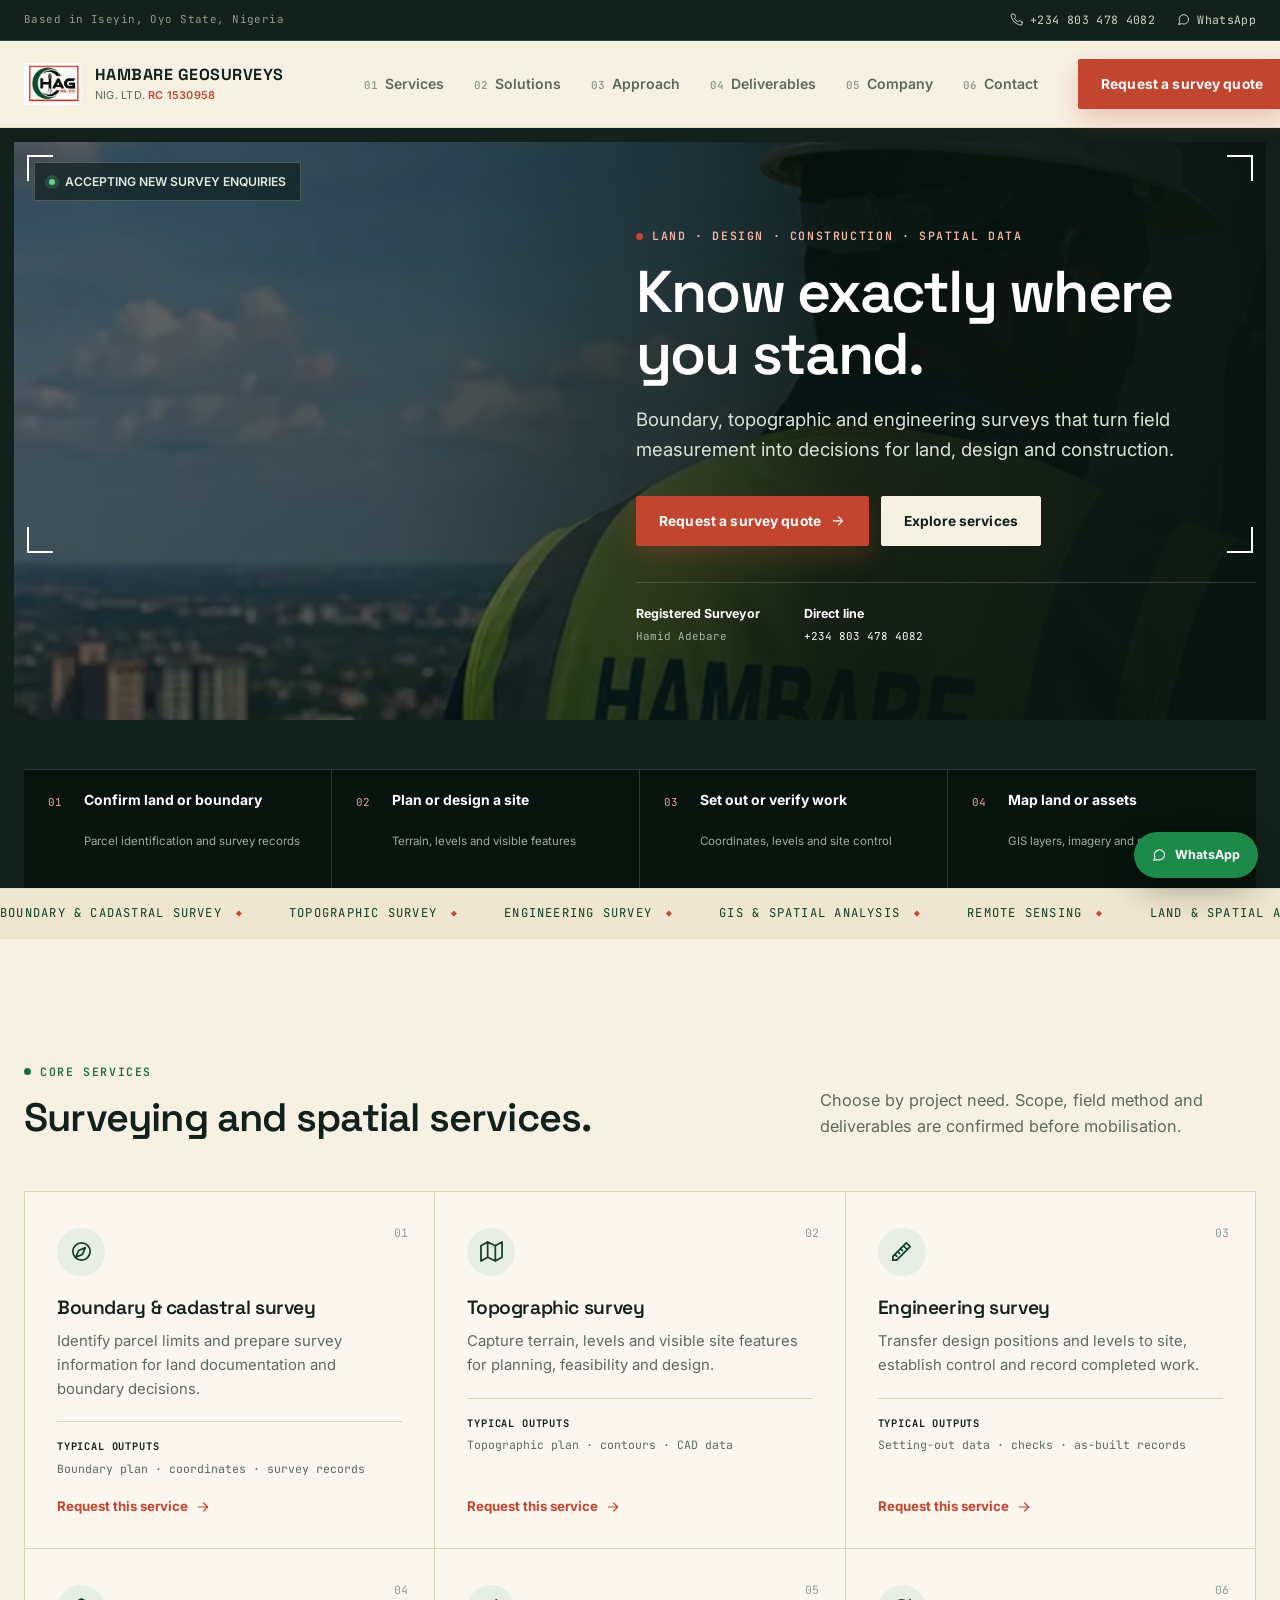
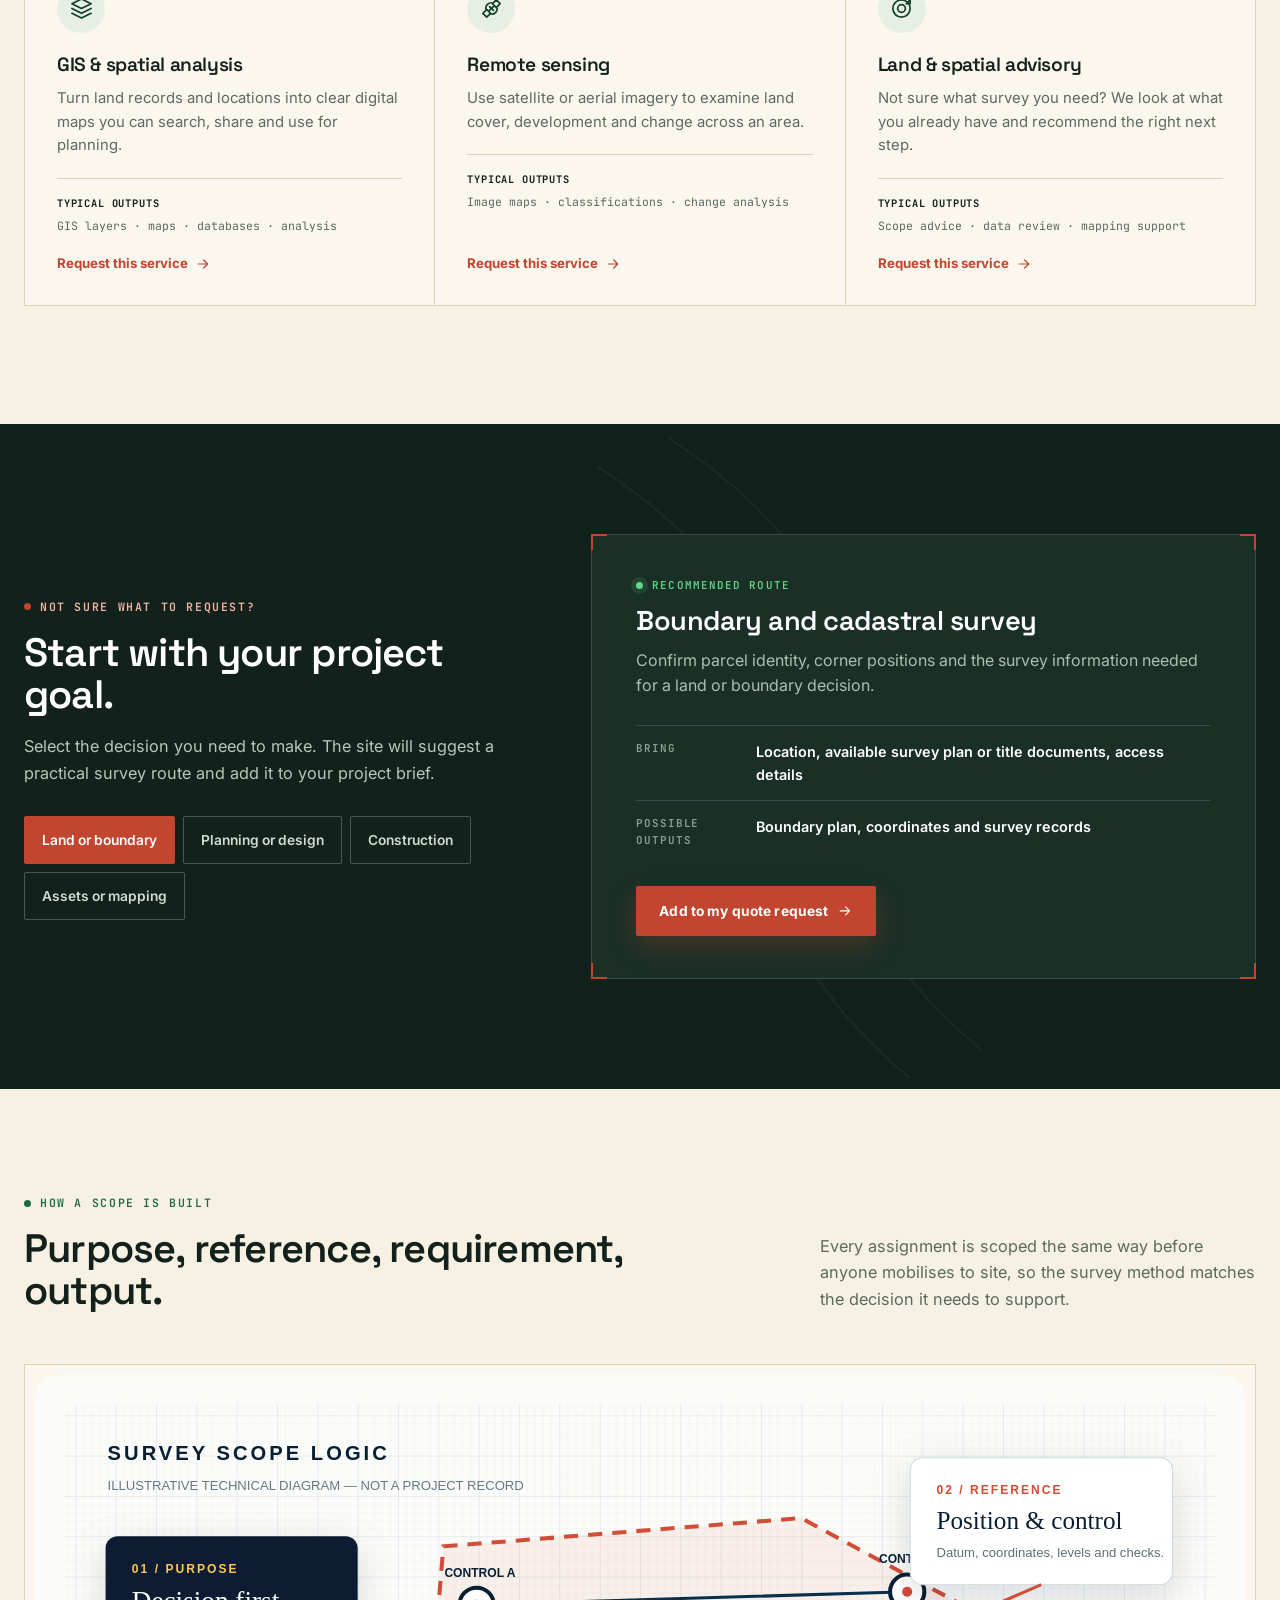
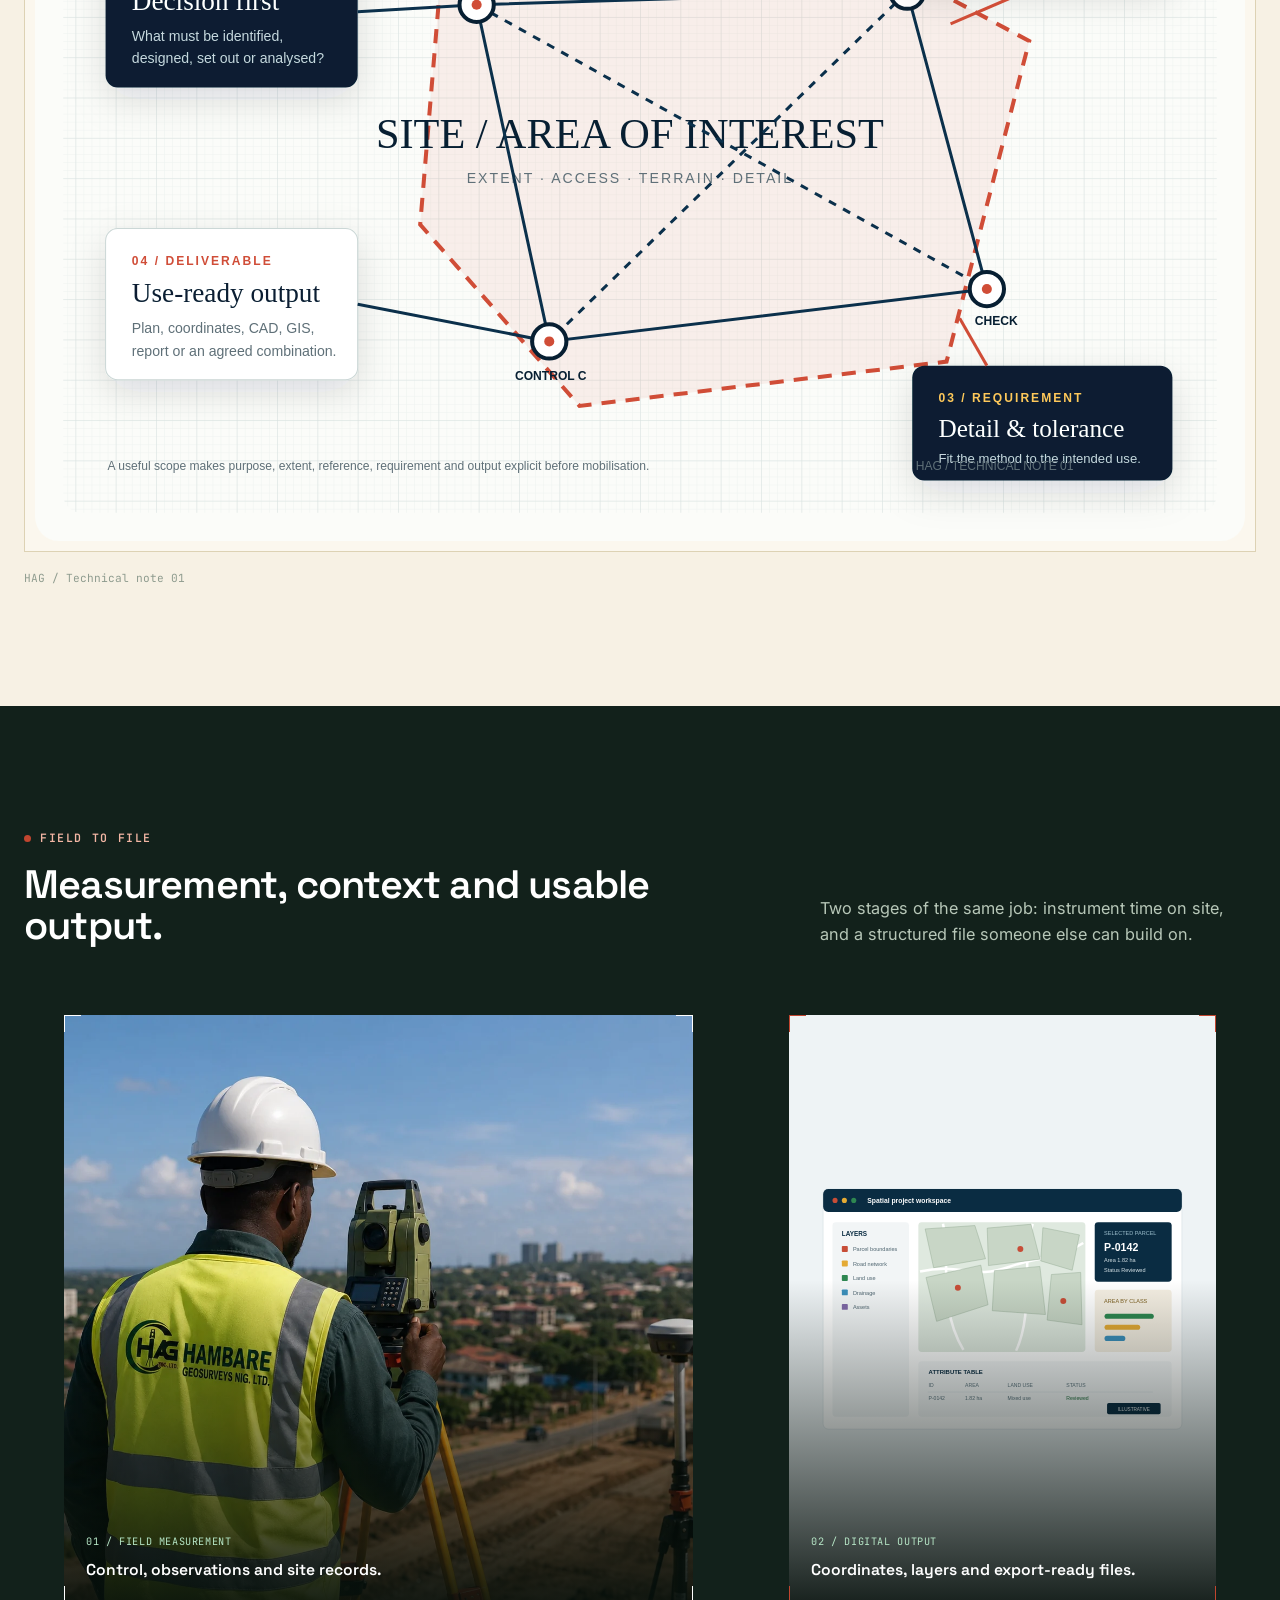
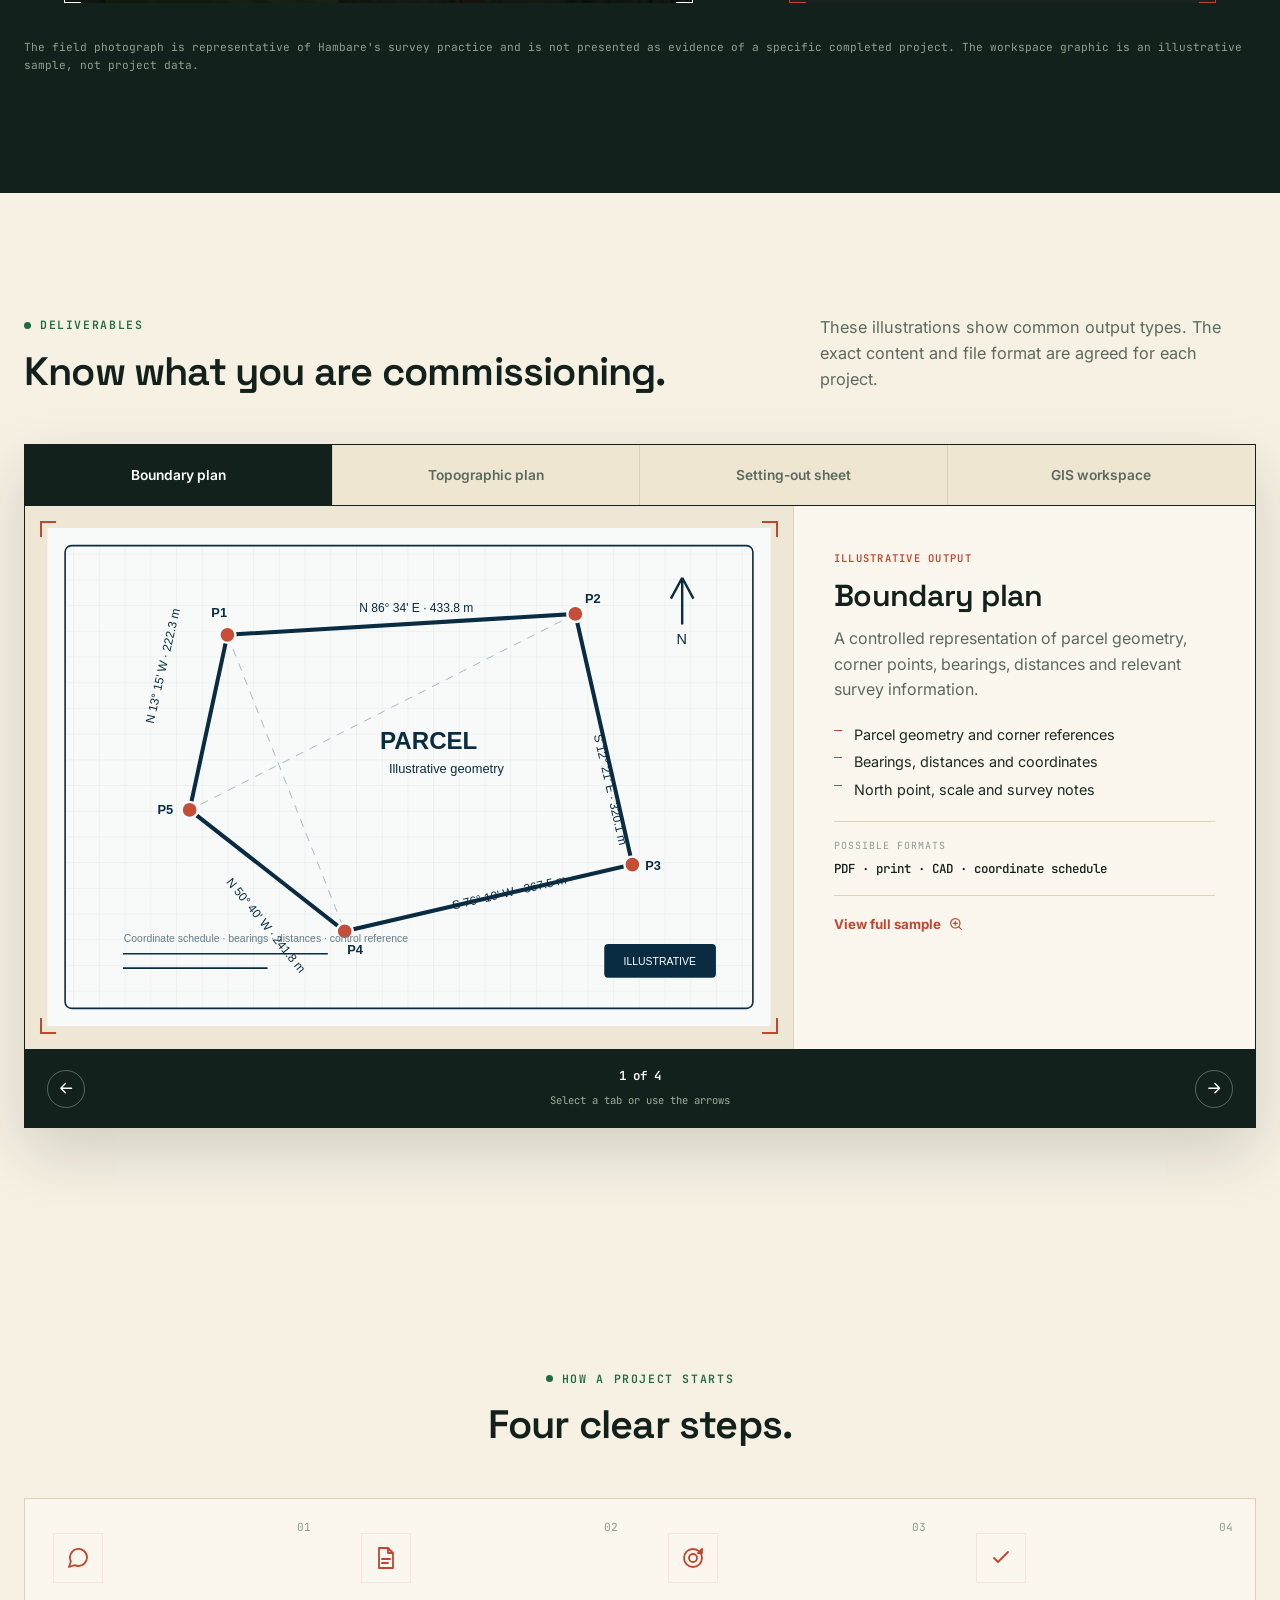
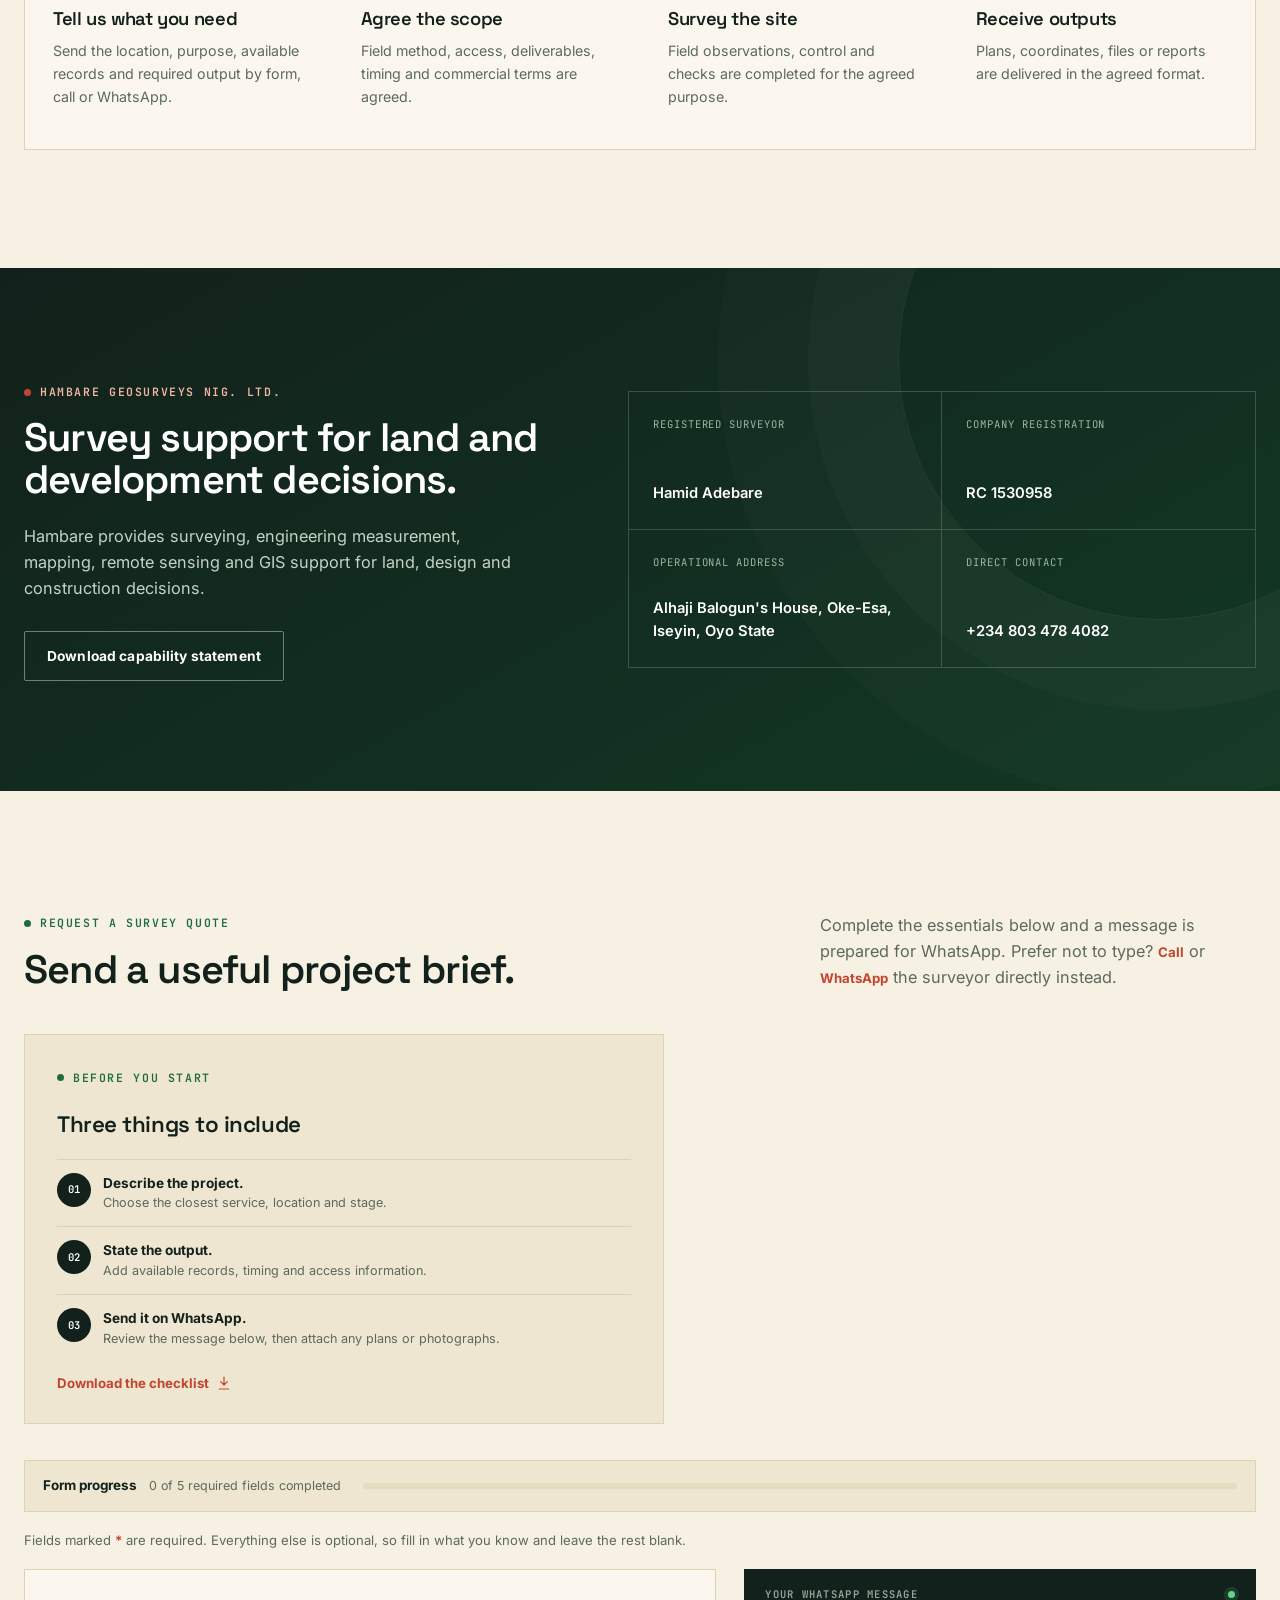
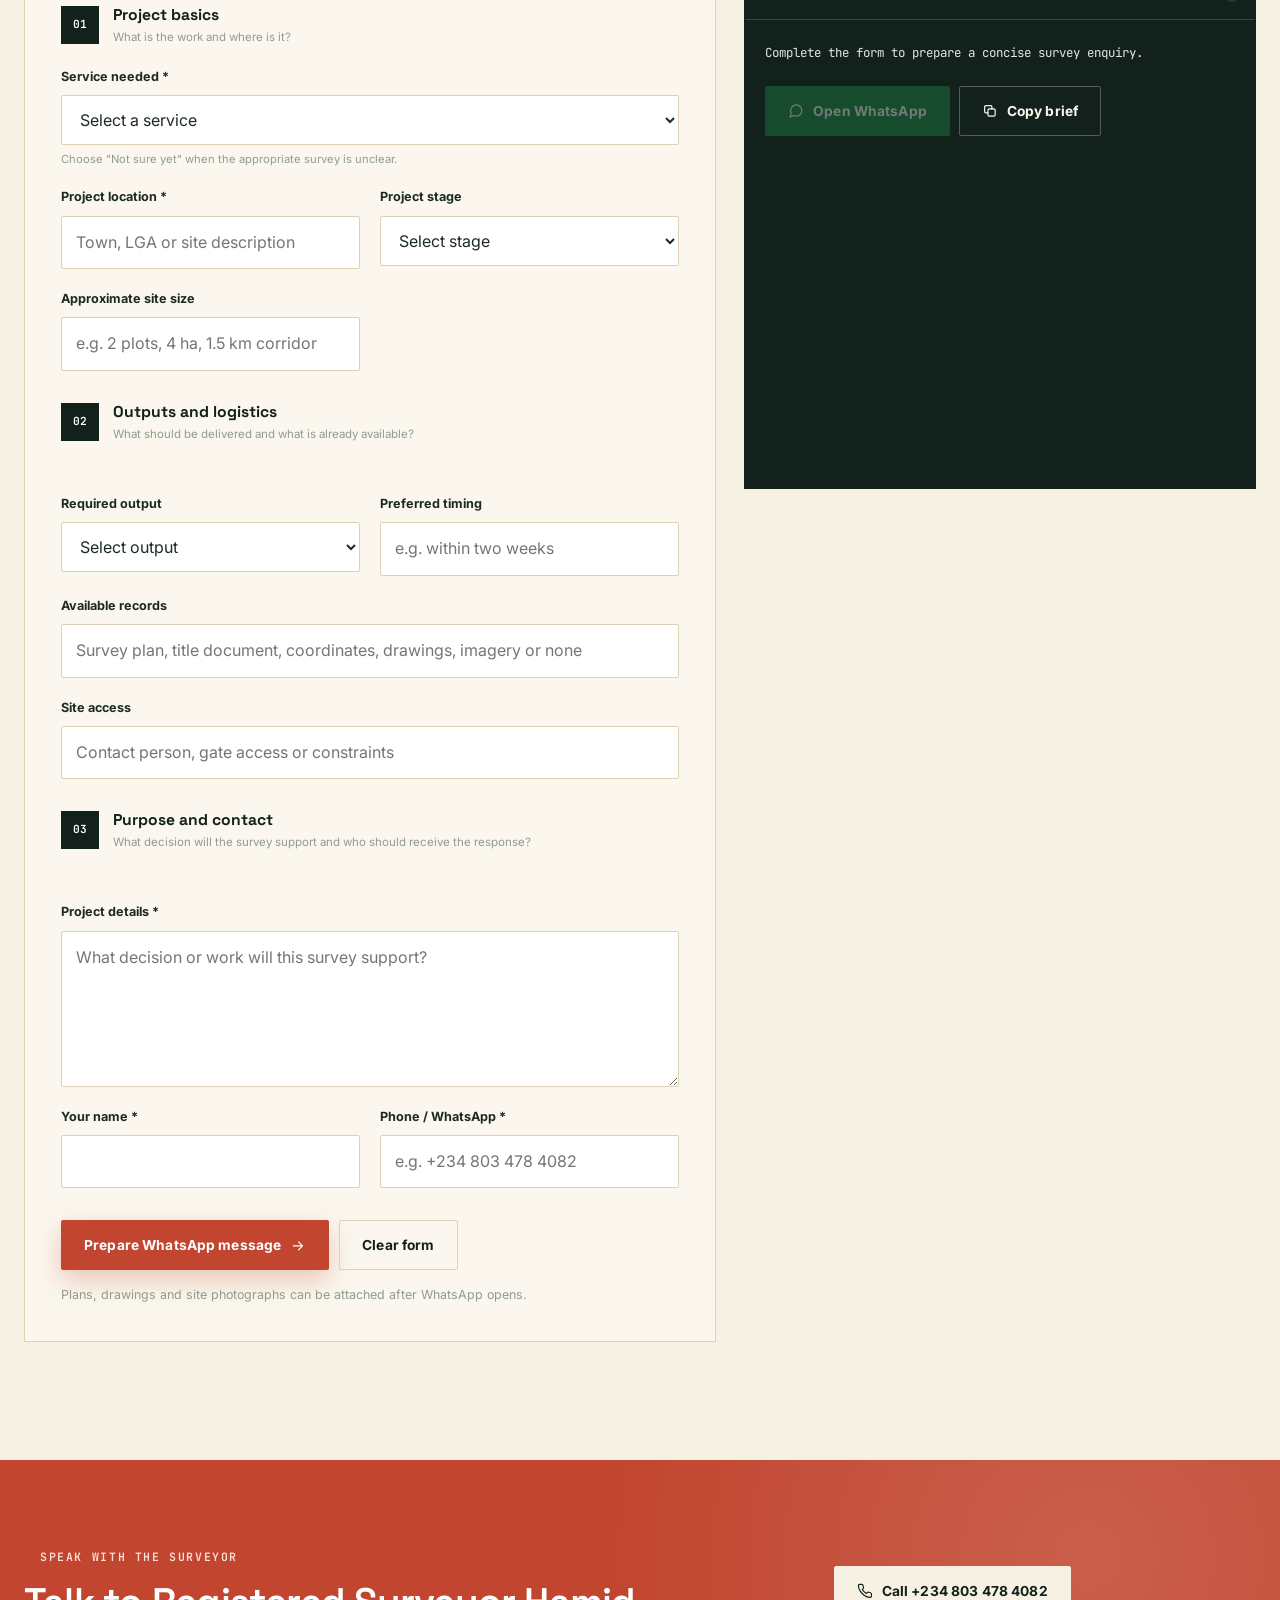
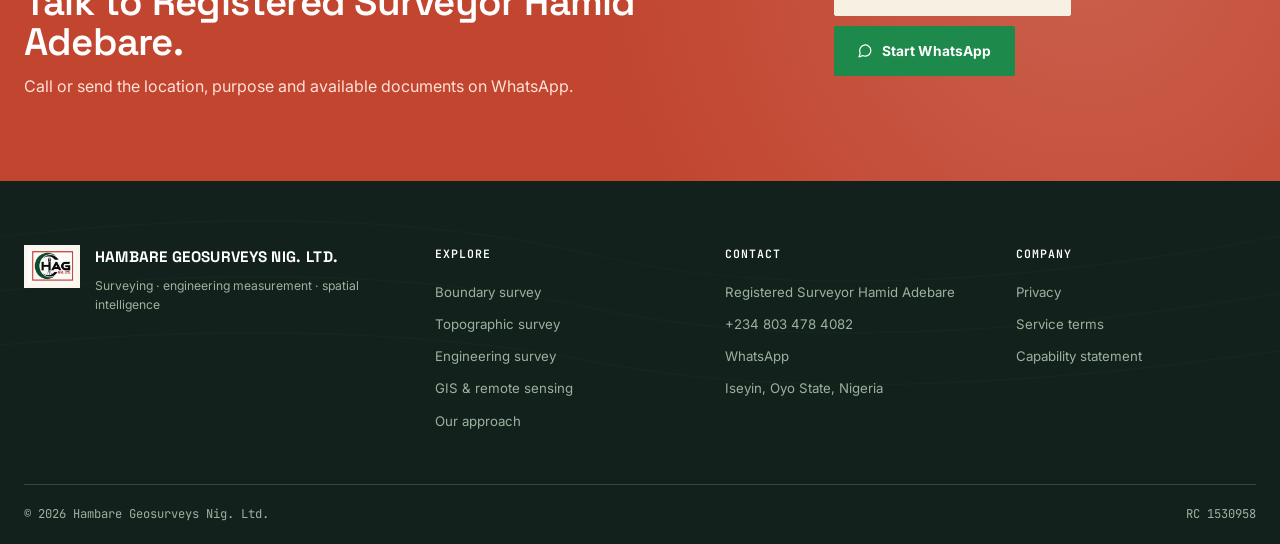
<file: index.html>
<!DOCTYPE html>
<html lang="en">
<head>
<meta charset="utf-8"/>
<meta content="width=device-width, initial-scale=1" name="viewport"/>
<title>Hambare Geosurveys Nig. Ltd. | Land, Engineering Survey &amp; GIS</title>
<meta content="Hambare provides boundary, topographic and engineering surveys, GIS, remote sensing and spatial advisory with Registered Surveyor Hamid Adebare." name="description"/>
<meta content="#12211b" name="theme-color"/>
<meta content="website" property="og:type"/>
<meta content="https://hambare.com.ng/" property="og:url"/>
<meta content="Hambare Geosurveys Nig. Ltd." property="og:title"/>
<meta content="Surveying and spatial services with Registered Surveyor Hamid Adebare for land, design, construction and asset decisions." property="og:description"/>
<meta content="https://hambare.com.ng/assets/img/hero.webp" property="og:image"/>
<meta content="summary_large_image" name="twitter:card"/>
<link href="https://hambare.com.ng/" rel="canonical"/>
<link href="assets/img/favicon.png" rel="icon"/>
<link href="manifest.webmanifest" rel="manifest"/>
<link as="image" href="assets/img/hero-mobile-focus.webp" media="(max-width:720px)" rel="preload"/>
<link as="image" href="assets/img/hero.webp" media="(min-width:721px)" rel="preload"/>
<link rel="preconnect" href="https://fonts.googleapis.com"/>
<link rel="preconnect" href="https://fonts.gstatic.com" crossorigin=""/>
<link href="assets/styles.css" rel="stylesheet"/>
<script defer="" src="assets/app.js"></script>
<script type="application/ld+json">{"@context":"https://schema.org","@type":"ProfessionalService","name":"Hambare Geosurveys Nig. Ltd.","telephone":"+2348034784082","contactPoint":{"@type":"ContactPoint","name":"Registered Surveyor Hamid Adebare","telephone":"+2348034784082","contactType":"survey project enquiries"},"address":{"@type":"PostalAddress","streetAddress":"Alhaji Balogun's House, Oke-Esa","addressLocality":"Iseyin","addressRegion":"Oyo State","addressCountry":"NG"},"description":"Boundary, topographic and engineering surveys, GIS, mapping, remote sensing and spatial advisory."}</script>
</head>
<body>
<a class="skip-link" href="#main">Skip to content</a>
<svg aria-hidden="true" class="svg-sprite" xmlns="http://www.w3.org/2000/svg">
<symbol id="i-phone" viewbox="0 0 24 24"><path d="M22 16.9v3a2 2 0 0 1-2.2 2 19.8 19.8 0 0 1-8.6-3.1 19.5 19.5 0 0 1-6-6A19.8 19.8 0 0 1 2.1 4.2 2 2 0 0 1 4.1 2h3a2 2 0 0 1 2 1.7c.1 1 .4 1.9.7 2.8a2 2 0 0 1-.5 2.1L8.1 9.9a16 16 0 0 0 6 6l1.3-1.3a2 2 0 0 1 2.1-.5c.9.3 1.8.6 2.8.7a2 2 0 0 1 1.7 2.1z"></path></symbol>
<symbol id="i-message" viewbox="0 0 24 24"><path d="M21 11.5a8.5 8.5 0 0 1-8.5 8.5 8.4 8.4 0 0 1-3.8-.9L3 21l1.9-5.7A8.5 8.5 0 1 1 21 11.5z"></path></symbol>
<symbol id="i-arrow" viewbox="0 0 24 24"><path d="M5 12h14M13 6l6 6-6 6"></path></symbol>
<symbol id="i-menu" viewbox="0 0 24 24"><path d="M4 7h16M4 12h16M4 17h16"></path></symbol>
<symbol id="i-close" viewbox="0 0 24 24"><path d="m6 6 12 12M18 6 6 18"></path></symbol>
<symbol id="i-location" viewbox="0 0 24 24"><path d="M20 10c0 5-8 12-8 12S4 15 4 10a8 8 0 1 1 16 0z"></path><circle cx="12" cy="10" r="2"></circle></symbol>
<symbol id="i-check" viewbox="0 0 24 24"><path d="m5 12 4 4L19 6"></path></symbol>
<symbol id="i-target" viewbox="0 0 24 24"><circle cx="12" cy="12" r="9"></circle><circle cx="12" cy="12" r="4"></circle><path d="M17 7l4-4M17 7h4V3"></path></symbol>
<symbol id="i-map" viewbox="0 0 24 24"><path d="M1 6l7-4 8 4 7-4v16l-7 4-8-4-7 4V6zM8 2v16M16 6v16"></path></symbol>
<symbol id="i-ruler" viewbox="0 0 24 24"><path d="M3 17 17 3l4 4L7 21H3v-4zM14 6l4 4M11 9l2 2M8 12l2 2M5 15l2 2"></path></symbol>
<symbol id="i-layers" viewbox="0 0 24 24"><path d="M12 2 2 7l10 5 10-5-10-5zM2 12l10 5 10-5M2 17l10 5 10-5"></path></symbol>
<symbol id="i-compass" viewbox="0 0 24 24"><circle cx="12" cy="12" r="9"></circle><path d="m16 8-3 7-7 3 3-7 7-3z"></path></symbol>
<symbol id="i-satellite" viewbox="0 0 24 24"><path d="M13 7l4-4 4 4-4 4zM3 17l4-4 4 4-4 4zM10 10l4 4M14 10l-4 4M18 12a6 6 0 0 1-6 6M6 12a6 6 0 0 1 6-6"></path></symbol>
<symbol id="i-file" viewbox="0 0 24 24"><path d="M5 2h9l5 5v15H5zM14 2v5h5M8 13h8M8 17h6"></path></symbol>
<symbol id="i-shield" viewbox="0 0 24 24"><path d="M12 22s8-4 8-10V5l-8-3-8 3v7c0 6 8 10 8 10zM9 12l2 2 4-4"></path></symbol>
<symbol id="i-clock" viewbox="0 0 24 24"><circle cx="12" cy="12" r="9"></circle><path d="M12 7v6l4 2"></path></symbol>
<symbol id="i-zoom" viewbox="0 0 24 24"><circle cx="11" cy="11" r="7"></circle><path d="m20 20-4-4M8 11h6M11 8v6"></path></symbol>
<symbol id="i-copy" viewbox="0 0 24 24"><rect height="11" rx="2" width="11" x="9" y="9"></rect><path d="M15 9V6a2 2 0 0 0-2-2H6a2 2 0 0 0-2 2v7a2 2 0 0 0 2 2h3"></path></symbol>
<symbol id="i-download" viewbox="0 0 24 24"><path d="M12 3v12M7 10l5 5 5-5M5 21h14"></path></symbol>
<symbol id="i-pin" viewbox="0 0 24 24"><path d="M12 21s7-6.6 7-12a7 7 0 1 0-14 0c0 5.4 7 12 7 12z"></path><circle cx="12" cy="9" r="2.4"></circle></symbol>
</svg>
<div class="utility-bar">
<div class="container utility-inner">
<span class="coord-stamp">Based in Iseyin, Oyo State, Nigeria</span>
<div>
<a href="tel:+2348034784082"><svg class="icon"><use href="#i-phone"></use></svg> +234 803 478 4082</a>
<a class="wa-link" href="#"><svg class="icon"><use href="#i-message"></use></svg> WhatsApp</a>
</div>
</div>
</div>
<header class="site-header">
<div class="container nav-wrap">
<a aria-label="Hambare Geosurveys home" class="brand" href="#top">
<img alt="Hambare Geosurveys logo" height="476" src="assets/img/hag-logo.png" width="648"/>
<span><strong>HAMBARE GEOSURVEYS</strong><small>NIG. LTD. <b>RC 1530958</b></small></span>
</a>
<button aria-controls="primary-nav" aria-expanded="false" class="menu-toggle" type="button"><svg class="icon"><use href="#i-menu"></use></svg><span class="sr-only">Open menu</span></button>
<nav aria-label="Primary navigation" class="primary-nav" id="primary-nav">
<a href="#services"><i>01</i>Services</a>
<a href="#solutions"><i>02</i>Solutions</a>
<a href="#approach"><i>03</i>Approach</a>
<a href="#deliverables"><i>04</i>Deliverables</a>
<a href="#company"><i>05</i>Company</a>
<a href="#contact"><i>06</i>Contact</a>
<div class="mobile-nav-actions">
<a class="button button-primary" href="#brief">Request a quote</a>
<a class="button button-whatsapp wa-link" href="#">WhatsApp</a>
<a class="button button-secondary" href="tel:+2348034784082">Call surveyor</a>
</div>
</nav>
<a class="button button-primary header-cta" href="#brief">Request a survey quote</a>
</div>
</header>
<main id="main">
<section class="hero" id="top">
<div class="hero-media frame frame-light">
<picture>
<source media="(max-width:720px)" srcset="assets/img/hero-mobile-focus.webp"/>
<img alt="Surveyor in a Hambare Geosurveys vest operating a total station above an urban area" fetchpriority="high" height="860" src="assets/img/hero.webp" width="1920"/>
</picture>
<i class="fm"></i><i class="fm"></i><i class="fm"></i><i class="fm"></i>
</div>
<div class="hero-overlay"></div>
<div class="hero-reticle" id="heroReticle" aria-hidden="true">
<svg viewbox="0 0 46 46"><circle cx="23" cy="23" r="15"></circle><circle class="dot" cx="23" cy="23" r="2"></circle><line x1="23" y1="1" x2="23" y2="10"></line><line x1="23" y1="36" x2="23" y2="45"></line><line x1="1" y1="23" x2="10" y2="23"></line><line x1="36" y1="23" x2="45" y2="23"></line></svg>
</div>
<div class="hero-coordbar"><span></span> ACCEPTING NEW SURVEY ENQUIRIES</div>
<div class="container hero-inner">
<div class="hero-copy">
<span class="eyebrow">Land · design · construction · spatial data</span>
<h1>Know exactly where you stand.</h1>
<p>Boundary, topographic and engineering surveys that turn field measurement into decisions for land, design and construction.</p>
<div class="hero-actions">
<a class="button button-primary" href="#brief">Request a survey quote <svg class="icon"><use href="#i-arrow"></use></svg></a>
<a class="button button-light" href="#services">Explore services</a>
</div>
<div aria-label="Company details" class="hero-proof">
<span><b>Registered Surveyor</b> Hamid Adebare</span>
<span><b>Direct line</b> <a href="tel:+2348034784082">+234 803 478 4082</a></span>
</div>
</div>
</div>
<div class="hero-shortcuts">
<div aria-label="Project routes" aria-roledescription="carousel" class="container shortcut-grid" data-autoplay="5200" data-carousel="" id="projectRouteCarousel">
<button data-solution="land"><span>01</span><b>Confirm land or boundary</b><small>Parcel identification and survey records</small></button>
<button data-solution="design"><span>02</span><b>Plan or design a site</b><small>Terrain, levels and visible features</small></button>
<button data-solution="build"><span>03</span><b>Set out or verify work</b><small>Coordinates, levels and site control</small></button>
<button data-solution="assets"><span>04</span><b>Map land or assets</b><small>GIS layers, imagery and spatial analysis</small></button>
</div><div class="carousel-nav carousel-nav-dark" data-carousel-controls="projectRouteCarousel"><button aria-label="Previous project routes" class="carousel-arrow carousel-prev" type="button"><svg aria-hidden="true" class="icon"><use href="#i-arrow"></use></svg></button><div class="carousel-status"><div class="carousel-status-top"><span aria-live="polite" class="carousel-counter">1 / 1</span><span class="carousel-hint">Moves automatically · swipe or use arrows</span></div><div aria-hidden="true" class="carousel-dots"></div></div><button aria-label="Next project routes" class="carousel-arrow carousel-next" type="button"><svg aria-hidden="true" class="icon"><use href="#i-arrow"></use></svg></button></div>
</div>
</section>

<div class="marquee" aria-hidden="true">
<div class="marquee-track">
<span>Boundary &amp; cadastral survey</span><span>Topographic survey</span><span>Engineering survey</span><span>GIS &amp; spatial analysis</span><span>Remote sensing</span><span>Land &amp; spatial advisory</span>
<span>Boundary &amp; cadastral survey</span><span>Topographic survey</span><span>Engineering survey</span><span>GIS &amp; spatial analysis</span><span>Remote sensing</span><span>Land &amp; spatial advisory</span>
</div>
</div>

<section class="services section" id="services">
<div class="container">
<div class="section-head split-head">
<div><span class="eyebrow pine">Core services</span><h2>Surveying and spatial services.</h2></div>
<p>Choose by project need. Scope, field method and deliverables are confirmed before mobilisation.</p>
</div>
<div aria-label="Core services" aria-roledescription="carousel" class="service-grid" data-autoplay="6500" data-carousel="" id="serviceCarousel">
<article class="service-card">
<div class="service-icon"><svg class="icon"><use href="#i-compass"></use></svg></div>
<span class="num">01</span><h3>Boundary &amp; cadastral survey</h3><p>Identify parcel limits and prepare survey information for land documentation and boundary decisions.</p>
<div class="service-output"><b>Typical outputs</b> Boundary plan · coordinates · survey records</div>
<button class="text-link service-request" data-service="Boundary and cadastral survey">Request this service <svg class="icon"><use href="#i-arrow"></use></svg></button>
</article>
<article class="service-card">
<div class="service-icon"><svg class="icon"><use href="#i-map"></use></svg></div>
<span class="num">02</span><h3>Topographic survey</h3><p>Capture terrain, levels and visible site features for planning, feasibility and design.</p>
<div class="service-output"><b>Typical outputs</b> Topographic plan · contours · CAD data</div>
<button class="text-link service-request" data-service="Topographic survey">Request this service <svg class="icon"><use href="#i-arrow"></use></svg></button>
</article>
<article class="service-card">
<div class="service-icon"><svg class="icon"><use href="#i-ruler"></use></svg></div>
<span class="num">03</span><h3>Engineering survey</h3><p>Transfer design positions and levels to site, establish control and record completed work.</p>
<div class="service-output"><b>Typical outputs</b> Setting-out data · checks · as-built records</div>
<button class="text-link service-request" data-service="Engineering survey">Request this service <svg class="icon"><use href="#i-arrow"></use></svg></button>
</article>
<article class="service-card">
<div class="service-icon"><svg class="icon"><use href="#i-layers"></use></svg></div>
<span class="num">04</span><h3>GIS &amp; spatial analysis</h3><p>Turn land records and locations into clear digital maps you can search, share and use for planning.</p>
<div class="service-output"><b>Typical outputs</b> GIS layers · maps · databases · analysis</div>
<button class="text-link service-request" data-service="GIS and spatial analysis">Request this service <svg class="icon"><use href="#i-arrow"></use></svg></button>
</article>
<article class="service-card">
<div class="service-icon"><svg class="icon"><use href="#i-satellite"></use></svg></div>
<span class="num">05</span><h3>Remote sensing</h3><p>Use satellite or aerial imagery to examine land cover, development and change across an area.</p>
<div class="service-output"><b>Typical outputs</b> Image maps · classifications · change analysis</div>
<button class="text-link service-request" data-service="Remote sensing">Request this service <svg class="icon"><use href="#i-arrow"></use></svg></button>
</article>
<article class="service-card">
<div class="service-icon"><svg class="icon"><use href="#i-target"></use></svg></div>
<span class="num">06</span><h3>Land &amp; spatial advisory</h3><p>Not sure what survey you need? We look at what you already have and recommend the right next step.</p>
<div class="service-output"><b>Typical outputs</b> Scope advice · data review · mapping support</div>
<button class="text-link service-request" data-service="Land and spatial advisory">Request this service <svg class="icon"><use href="#i-arrow"></use></svg></button>
</article>
</div><div class="carousel-nav carousel-nav-light" data-carousel-controls="serviceCarousel"><button aria-label="Previous core services" class="carousel-arrow carousel-prev" type="button"><svg aria-hidden="true" class="icon"><use href="#i-arrow"></use></svg></button><div class="carousel-status"><div class="carousel-status-top"><span aria-live="polite" class="carousel-counter">1 / 1</span><span class="carousel-hint">Moves automatically · swipe or use arrows</span></div><div aria-hidden="true" class="carousel-dots"></div></div><button aria-label="Next core services" class="carousel-arrow carousel-next" type="button"><svg aria-hidden="true" class="icon"><use href="#i-arrow"></use></svg></button></div>
</div>
</section>

<section class="solution-finder" id="solutions">
<div class="container finder-layout">
<div class="finder-copy">
<span class="eyebrow on-dark">Not sure what to request?</span>
<h2>Start with your project goal.</h2>
<p>Select the decision you need to make. The site will suggest a practical survey route and add it to your project brief.</p>
<div aria-label="Project goals" class="finder-tabs" role="tablist">
<button aria-selected="true" data-finder="land" role="tab">Land or boundary</button>
<button aria-selected="false" data-finder="design" role="tab">Planning or design</button>
<button aria-selected="false" data-finder="build" role="tab">Construction</button>
<button aria-selected="false" data-finder="assets" role="tab">Assets or mapping</button>
</div>
</div>
<div aria-live="polite" class="finder-result frame">
<i class="fm"></i><i class="fm"></i><i class="fm"></i><i class="fm"></i>
<div class="finder-status"><i></i> Recommended route</div>
<h3 id="finderTitle">Boundary and cadastral survey</h3>
<p id="finderText">Confirm parcel identity, corner positions and the survey information needed for a land or boundary decision.</p>
<dl>
<div><dt>Bring</dt><dd id="finderBring">Location, available survey plan or title documents, access details</dd></div>
<div><dt>Possible outputs</dt><dd id="finderOutputs">Boundary plan, coordinates and survey records</dd></div>
</dl>
<button class="button button-primary" id="finderCta">Add to my quote request <svg class="icon"><use href="#i-arrow"></use></svg></button>
</div>
</div>
</section>

<section class="approach section" id="approach">
<div class="container">
<div class="section-head split-head">
<div><span class="eyebrow pine">How a scope is built</span><h2>Purpose, reference, requirement, output.</h2></div>
<p>Every assignment is scoped the same way before anyone mobilises to site, so the survey method matches the decision it needs to support.</p>
</div>
<div class="approach-frame">
<img alt="Diagram showing purpose, reference control, requirement and deliverable flow used to scope a survey" src="assets/visuals/scope-control-network.svg" width="1200" height="760" loading="lazy"/>
</div>
<div class="approach-note">
<span>HAG / Technical note 01</span>
</div>
</div>
</section>

<section class="field-section section">
<div class="container">
<div class="section-head split-head">
<div><span class="eyebrow">Field to file</span><h2>Measurement, context and usable output.</h2></div>
<p>Two stages of the same job: instrument time on site, and a structured file someone else can build on.</p>
</div>
<div aria-label="Field-to-file examples" aria-roledescription="carousel" class="image-grid image-grid-2" data-autoplay="6000" data-carousel="" id="fieldCarousel">
<figure class="image-card image-card-large frame frame-light"><i class="fm"></i><i class="fm"></i><i class="fm"></i><i class="fm"></i><img alt="Black Nigerian surveyor viewed from behind in a Hambare Geosurveys reflective vest operating a total station" decoding="async" height="1086" loading="eager" src="assets/img/field-survey-hambare.webp" width="1448"/><figcaption><span class="cap-tag">01 / FIELD MEASUREMENT</span><b>Control, observations and site records.</b></figcaption></figure>
<figure class="image-card image-card-doc frame"><i class="fm"></i><i class="fm"></i><i class="fm"></i><i class="fm"></i><img alt="Illustrative GIS workspace showing layers, parcel attributes and an analysis panel" decoding="async" height="620" loading="eager" src="assets/visuals/gis-dashboard.svg" width="900"/><figcaption><span class="cap-tag">02 / DIGITAL OUTPUT</span><b>Coordinates, layers and export-ready files.</b></figcaption></figure>
</div><div class="carousel-nav carousel-nav-dark" data-carousel-controls="fieldCarousel"><button aria-label="Previous field-to-file examples" class="carousel-arrow carousel-prev" type="button"><svg aria-hidden="true" class="icon"><use href="#i-arrow"></use></svg></button><div class="carousel-status"><div class="carousel-status-top"><span aria-live="polite" class="carousel-counter">1 / 1</span><span class="carousel-hint">Moves automatically · swipe or use arrows</span></div><div aria-hidden="true" class="carousel-dots"></div></div><button aria-label="Next field-to-file examples" class="carousel-arrow carousel-next" type="button"><svg aria-hidden="true" class="icon"><use href="#i-arrow"></use></svg></button></div>

<p class="representative-note">The field photograph is representative of Hambare's survey practice and is not presented as evidence of a specific completed project. The workspace graphic is an illustrative sample, not project data.</p></div>
</section>

<section class="deliverables section" id="deliverables">
<div class="container">
<div class="section-head split-head">
<div><span class="eyebrow pine">Deliverables</span><h2>Know what you are commissioning.</h2></div>
<p>These illustrations show common output types. The exact content and file format are agreed for each project.</p>
</div>
<div class="deliverable-shell">
<div aria-label="Deliverable examples" class="deliverable-tabs" role="tablist">
<button aria-selected="true" data-output="boundary" role="tab">Boundary plan</button>
<button aria-selected="false" data-output="topographic" role="tab">Topographic plan</button>
<button aria-selected="false" data-output="settingout" role="tab">Setting-out sheet</button>
<button aria-selected="false" data-output="gis" role="tab">GIS workspace</button>
</div>
<div class="deliverable-view">
<button aria-label="Open larger deliverable preview" class="deliverable-image frame" id="deliverableOpen"><i class="fm"></i><i class="fm"></i><i class="fm"></i><i class="fm"></i><img alt="Illustrative boundary plan" id="deliverableImage" src="assets/visuals/boundary-plan.svg"/></button>
<div class="deliverable-info">
<span class="mini-label">Illustrative output</span>
<h3 id="deliverableTitle">Boundary plan</h3>
<p id="deliverableDescription">A controlled representation of parcel geometry, corner points, bearings, distances and relevant survey information.</p>
<ul id="deliverableList"><li>Parcel geometry and corner references</li><li>Bearings, distances and coordinates</li><li>North point, scale and survey notes</li></ul>
<div class="format-row"><span>Possible formats</span><b id="deliverableFormats">PDF · print · CAD · coordinate schedule</b></div>
<button class="text-link" id="deliverableOpenText">View full sample <svg class="icon"><use href="#i-zoom"></use></svg></button>
</div>
</div>
<div aria-label="Deliverable navigation" class="deliverable-nav"><button aria-label="Previous deliverable" class="deliverable-arrow deliverable-prev" type="button"><svg aria-hidden="true" class="icon"><use href="#i-arrow"></use></svg></button><div class="deliverable-nav-center"><span aria-live="polite" id="deliverableCounter">1 of 4</span><small>Select a tab or use the arrows</small></div><button aria-label="Next deliverable" class="deliverable-arrow deliverable-next" type="button"><svg aria-hidden="true" class="icon"><use href="#i-arrow"></use></svg></button></div></div>
</div>
</section>

<section class="process section">
<div class="container">
<div class="section-head centered"><span class="eyebrow pine">How a project starts</span><h2>Four clear steps.</h2></div>
<div class="process-grid">
<article><span>01</span><div class="process-icon"><svg class="icon"><use href="#i-message"></use></svg></div><h3>Tell us what you need</h3><p>Send the location, purpose, available records and required output by form, call or WhatsApp.</p></article>
<article><span>02</span><div class="process-icon"><svg class="icon"><use href="#i-file"></use></svg></div><h3>Agree the scope</h3><p>Field method, access, deliverables, timing and commercial terms are agreed.</p></article>
<article><span>03</span><div class="process-icon"><svg class="icon"><use href="#i-target"></use></svg></div><h3>Survey the site</h3><p>Field observations, control and checks are completed for the agreed purpose.</p></article>
<article><span>04</span><div class="process-icon"><svg class="icon"><use href="#i-check"></use></svg></div><h3>Receive outputs</h3><p>Plans, coordinates, files or reports are delivered in the agreed format.</p></article>
</div>
</div>
</section>

<section class="company" id="company">
<div class="container company-layout">
<div class="company-copy">
<span class="eyebrow on-dark">Hambare Geosurveys Nig. Ltd.</span>
<h2>Survey support for land and development decisions.</h2>
<p>Hambare provides surveying, engineering measurement, mapping, remote sensing and GIS support for land, design and construction decisions.</p>
<a class="button button-outline" href="assets/docs/Hambare-Capability-Statement.pdf" target="_blank">Download capability statement</a>
</div>
<div class="company-facts">
<div><span>Registered surveyor</span><b>Hamid Adebare</b></div>
<div><span>Company registration</span><b>RC 1530958</b></div>
<div><span>Operational address</span><b>Alhaji Balogun's House, Oke-Esa, Iseyin, Oyo State</b></div>
<div><span>Direct contact</span><b><a href="tel:+2348034784082">+234 803 478 4082</a></b></div>
</div>
</div>
</section>

<section class="brief section" id="brief">
<div class="container">
<div class="section-head split-head">
<div><span class="eyebrow pine">Request a survey quote</span><h2>Send a useful project brief.</h2></div>
<p>Complete the essentials below and a message is prepared for WhatsApp. Prefer not to type? <a class="text-link" href="tel:+2348034784082">Call</a> or <a class="text-link wa-link" href="#">WhatsApp</a> the surveyor directly instead.</p>
</div>
<div class="brief-guide-simple">
<span class="eyebrow pine">Before you start</span>
<h3>Three things to include</h3>
<ol class="guide-steps">
<li><b>Describe the project.</b><span>Choose the closest service, location and stage.</span></li>
<li><b>State the output.</b><span>Add available records, timing and access information.</span></li>
<li><b>Send it on WhatsApp.</b><span>Review the message below, then attach any plans or photographs.</span></li>
</ol>
<a class="text-link" download="" href="assets/docs/Hambare-Survey-Project-Brief-Checklist.docx">Download the checklist <svg class="icon"><use href="#i-download"></use></svg></a>
</div>
<div aria-live="polite" class="form-progress">
<div><b>Form progress</b><span id="formProgressText">0 of 5 required fields completed</span></div>
<div aria-hidden="true" class="progress-track"><span id="formProgressBar"></span></div>
</div>
<p class="form-required-note">Fields marked <b>*</b> are required. Everything else is optional, so fill in what you know and leave the rest blank.</p>
<div class="brief-layout">
<form id="scopeForm" novalidate="">
<div aria-label="Quote form steps" class="mobile-form-nav" role="tablist">
<button aria-selected="true" data-form-step="0" role="tab" type="button"><span>1</span>Basics</button>
<button aria-selected="false" data-form-step="1" role="tab" type="button"><span>2</span>Outputs</button>
<button aria-selected="false" data-form-step="2" role="tab" type="button"><span>3</span>Contact</button>
</div>
<fieldset class="form-step is-active">
<legend><span>01</span><div>Project basics<small>What is the work and where is it?</small></div></legend>
<div class="form-grid">
<label class="full"><span>Service needed *</span><select name="service" required=""><option value="">Select a service</option><option>Boundary and cadastral survey</option><option>Topographic survey</option><option>Engineering survey</option><option>GIS and spatial analysis</option><option>Remote sensing</option><option>Land and spatial advisory</option><option>Not sure yet</option></select><small>Choose "Not sure yet" when the appropriate survey is unclear.</small></label>
<label><span>Project location *</span><input autocomplete="street-address" name="location" placeholder="Town, LGA or site description" required=""/></label>
<label><span>Project stage</span><select name="stage"><option value="">Select stage</option><option>Land identification or documentation</option><option>Feasibility or planning</option><option>Design</option><option>Construction</option><option>As-built or verification</option><option>Asset management or analysis</option></select></label>
<label><span>Approximate site size</span><input name="size" placeholder="e.g. 2 plots, 4 ha, 1.5 km corridor"/></label>
</div>
</fieldset>
<fieldset class="form-step">
<legend><span>02</span><div>Outputs and logistics<small>What should be delivered and what is already available?</small></div></legend>
<div class="form-grid">
<label><span>Required output</span><select name="output"><option value="">Select output</option><option>Boundary or parcel plan</option><option>Topographic plan / CAD data</option><option>Setting-out / control information</option><option>As-built record</option><option>GIS layers / map / analysis</option><option>Remote-sensing map or analysis</option><option>Advice on the right output</option></select></label>
<label><span>Preferred timing</span><input name="timing" placeholder="e.g. within two weeks"/></label>
<label class="full"><span>Available records</span><input name="records" placeholder="Survey plan, title document, coordinates, drawings, imagery or none"/></label>
<label class="full"><span>Site access</span><input name="access" placeholder="Contact person, gate access or constraints"/></label>
</div>
</fieldset>
<fieldset class="form-step">
<legend><span>03</span><div>Purpose and contact<small>What decision will the survey support and who should receive the response?</small></div></legend>
<div class="form-grid">
<label class="full"><span>Project details *</span><textarea name="details" placeholder="What decision or work will this survey support?" required="" rows="5"></textarea></label>
<label><span>Your name *</span><input autocomplete="name" name="name" required=""/></label>
<label><span>Phone / WhatsApp *</span><input autocomplete="tel" inputmode="tel" name="phone" placeholder="e.g. +234 803 478 4082" required="" type="tel"/></label>
</div>
</fieldset>
<div class="mobile-form-controls">
<button class="button button-secondary" id="formStepPrev" type="button">Back</button>
<span id="mobileStepLabel">Step 1 of 3</span>
<button class="button button-primary" id="formStepNext" type="button">Next</button>
</div>
<div class="form-actions"><button class="button button-primary" type="submit">Prepare WhatsApp message <svg class="icon"><use href="#i-arrow"></use></svg></button><button class="button button-secondary" type="reset">Clear form</button></div>
<p class="form-note">Plans, drawings and site photographs can be attached after WhatsApp opens.</p>
</form>
<aside aria-live="polite" class="brief-preview">
<div class="preview-head"><span>YOUR WHATSAPP MESSAGE</span><i></i></div>
<pre id="briefPreview" tabindex="0">Complete the form to prepare a concise survey enquiry.</pre>
<div class="preview-actions"><a aria-disabled="true" class="button button-whatsapp disabled" href="#" id="briefWhatsApp"><svg class="icon"><use href="#i-message"></use></svg> Open WhatsApp</a><button class="button button-outline-dark" id="copyBrief" type="button"><svg class="icon"><use href="#i-copy"></use></svg> Copy brief</button></div>
</aside>
</div>
</div>
</section>

<section class="contact-strip" id="contact">
<div class="container contact-strip-inner">
<div><span class="eyebrow">Speak with the surveyor</span><h2>Talk to Registered Surveyor Hamid Adebare.</h2><p>Call or send the location, purpose and available documents on WhatsApp.</p></div>
<div class="contact-actions"><a class="button button-light" href="tel:+2348034784082"><svg class="icon"><use href="#i-phone"></use></svg> Call +234 803 478 4082</a><a class="button button-whatsapp wa-link" href="#"><svg class="icon"><use href="#i-message"></use></svg> Start WhatsApp</a></div>
</div>
</section>
</main>
<footer>
<div class="container footer-grid">
<div class="footer-brand"><img alt="" height="476" src="assets/img/hag-logo.png" width="648"/><div><strong>HAMBARE GEOSURVEYS NIG. LTD.</strong><span>Surveying · engineering measurement · spatial intelligence</span></div></div>
<div><b>Explore</b><a href="#services">Boundary survey</a><a href="#services">Topographic survey</a><a href="#services">Engineering survey</a><a href="#services">GIS &amp; remote sensing</a><a href="#approach">Our approach</a></div>
<div><b>Contact</b><span>Registered Surveyor Hamid Adebare</span><a href="tel:+2348034784082">+234 803 478 4082</a><a class="wa-link" href="#">WhatsApp</a><span>Iseyin, Oyo State, Nigeria</span></div>
<div><b>Company</b><a href="privacy.html">Privacy</a><a href="terms.html">Service terms</a><a href="assets/docs/Hambare-Capability-Statement.pdf" target="_blank">Capability statement</a></div>
</div>
<div class="container footer-bottom"><span>© <span id="year"></span> Hambare Geosurveys Nig. Ltd.</span><span>RC 1530958</span></div>
</footer>
<nav aria-label="Quick contact actions" class="mobile-action-bar">
<a href="tel:+2348034784082"><svg class="icon"><use href="#i-phone"></use></svg><span>Call</span></a>
<a class="wa-link" href="#"><svg class="icon"><use href="#i-message"></use></svg><span>WhatsApp</span></a>
<a class="mobile-action-primary" href="#brief"><svg class="icon"><use href="#i-file"></use></svg><span>Quote</span></a>
</nav>
<a aria-label="Chat with Hambare on WhatsApp" class="floating-wa wa-link" href="#"><svg class="icon"><use href="#i-message"></use></svg><span>WhatsApp</span></a>
<div aria-live="polite" class="toast" id="toast" role="status"></div>
<dialog class="deliverable-modal" id="deliverableModal">
<div class="modal-head"><h2 id="modalTitle">Boundary plan</h2><button aria-label="Close preview" id="modalClose">×</button></div>
<img alt="Illustrative boundary plan" src="assets/visuals/boundary-plan.svg"/>
<p>Illustrative technical output. Final content depends on the agreed scope and intended use.</p>
</dialog>
</body>
</html>
</file>
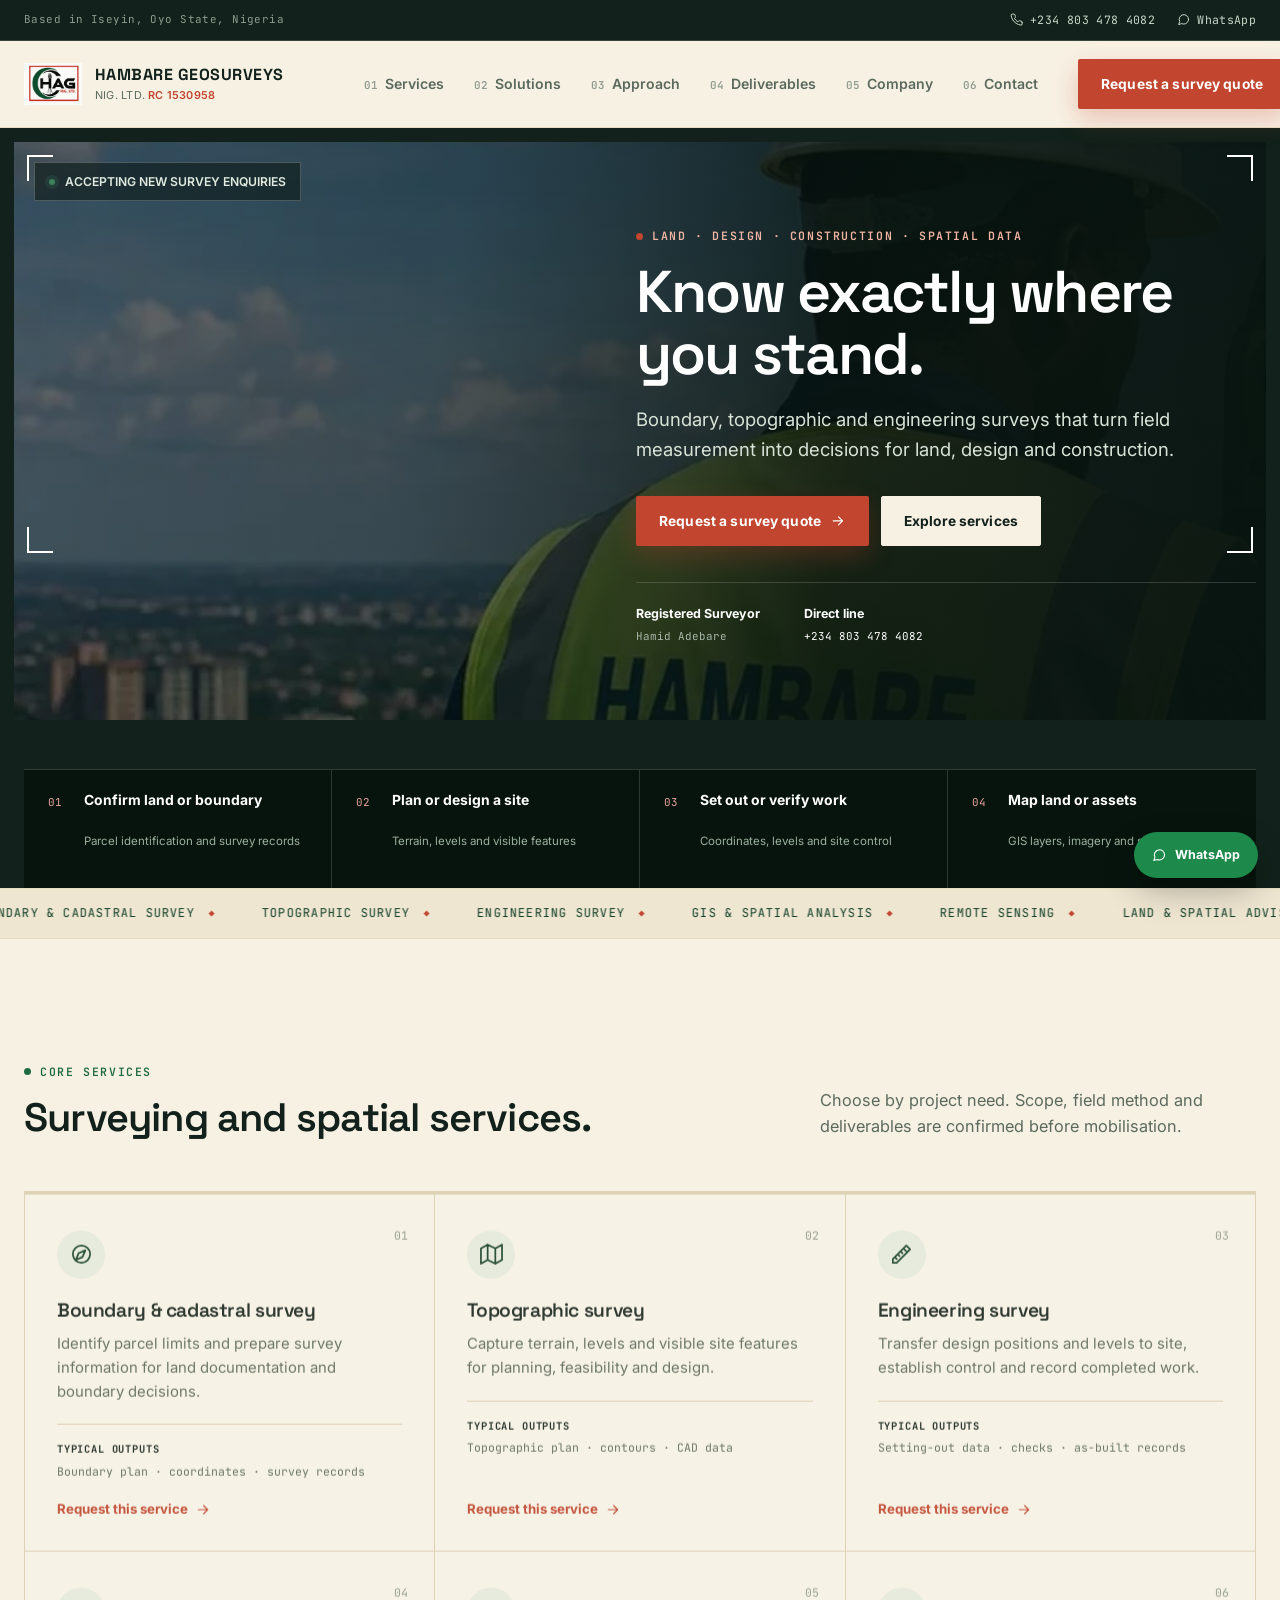
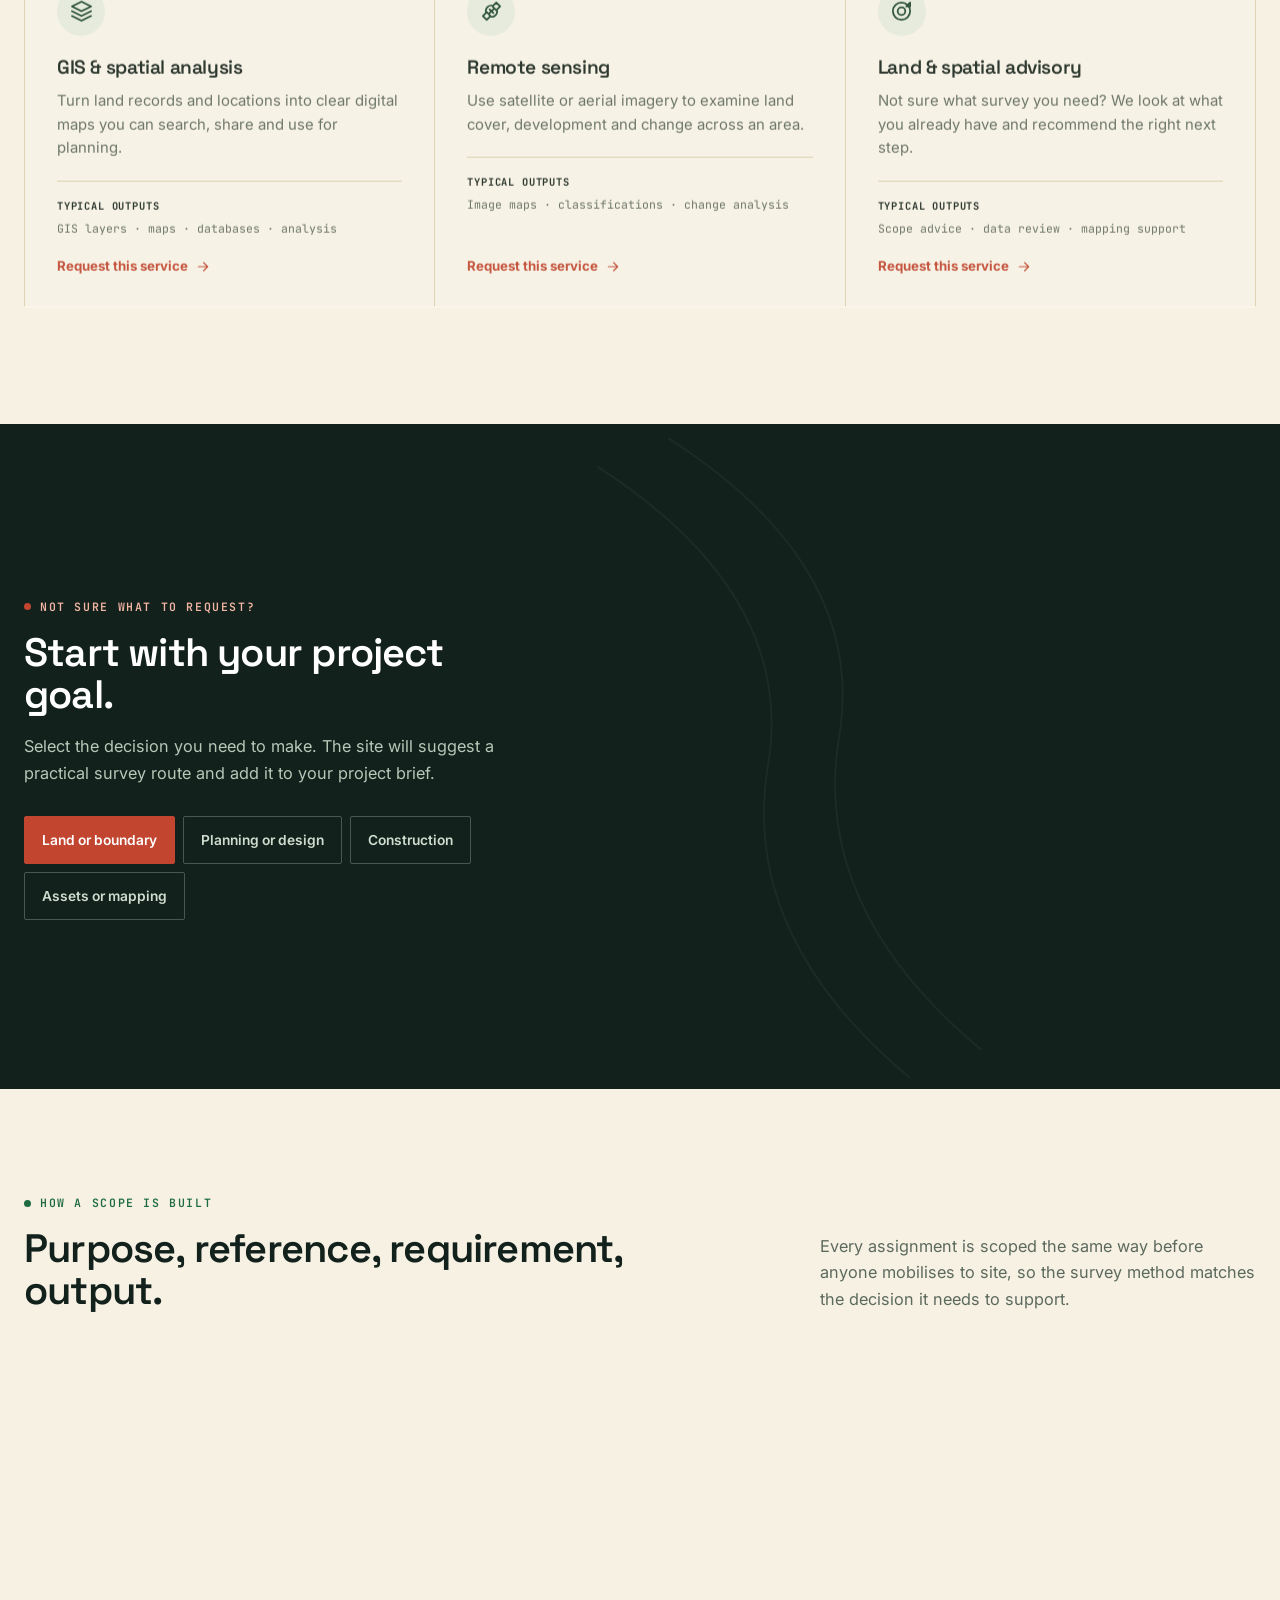
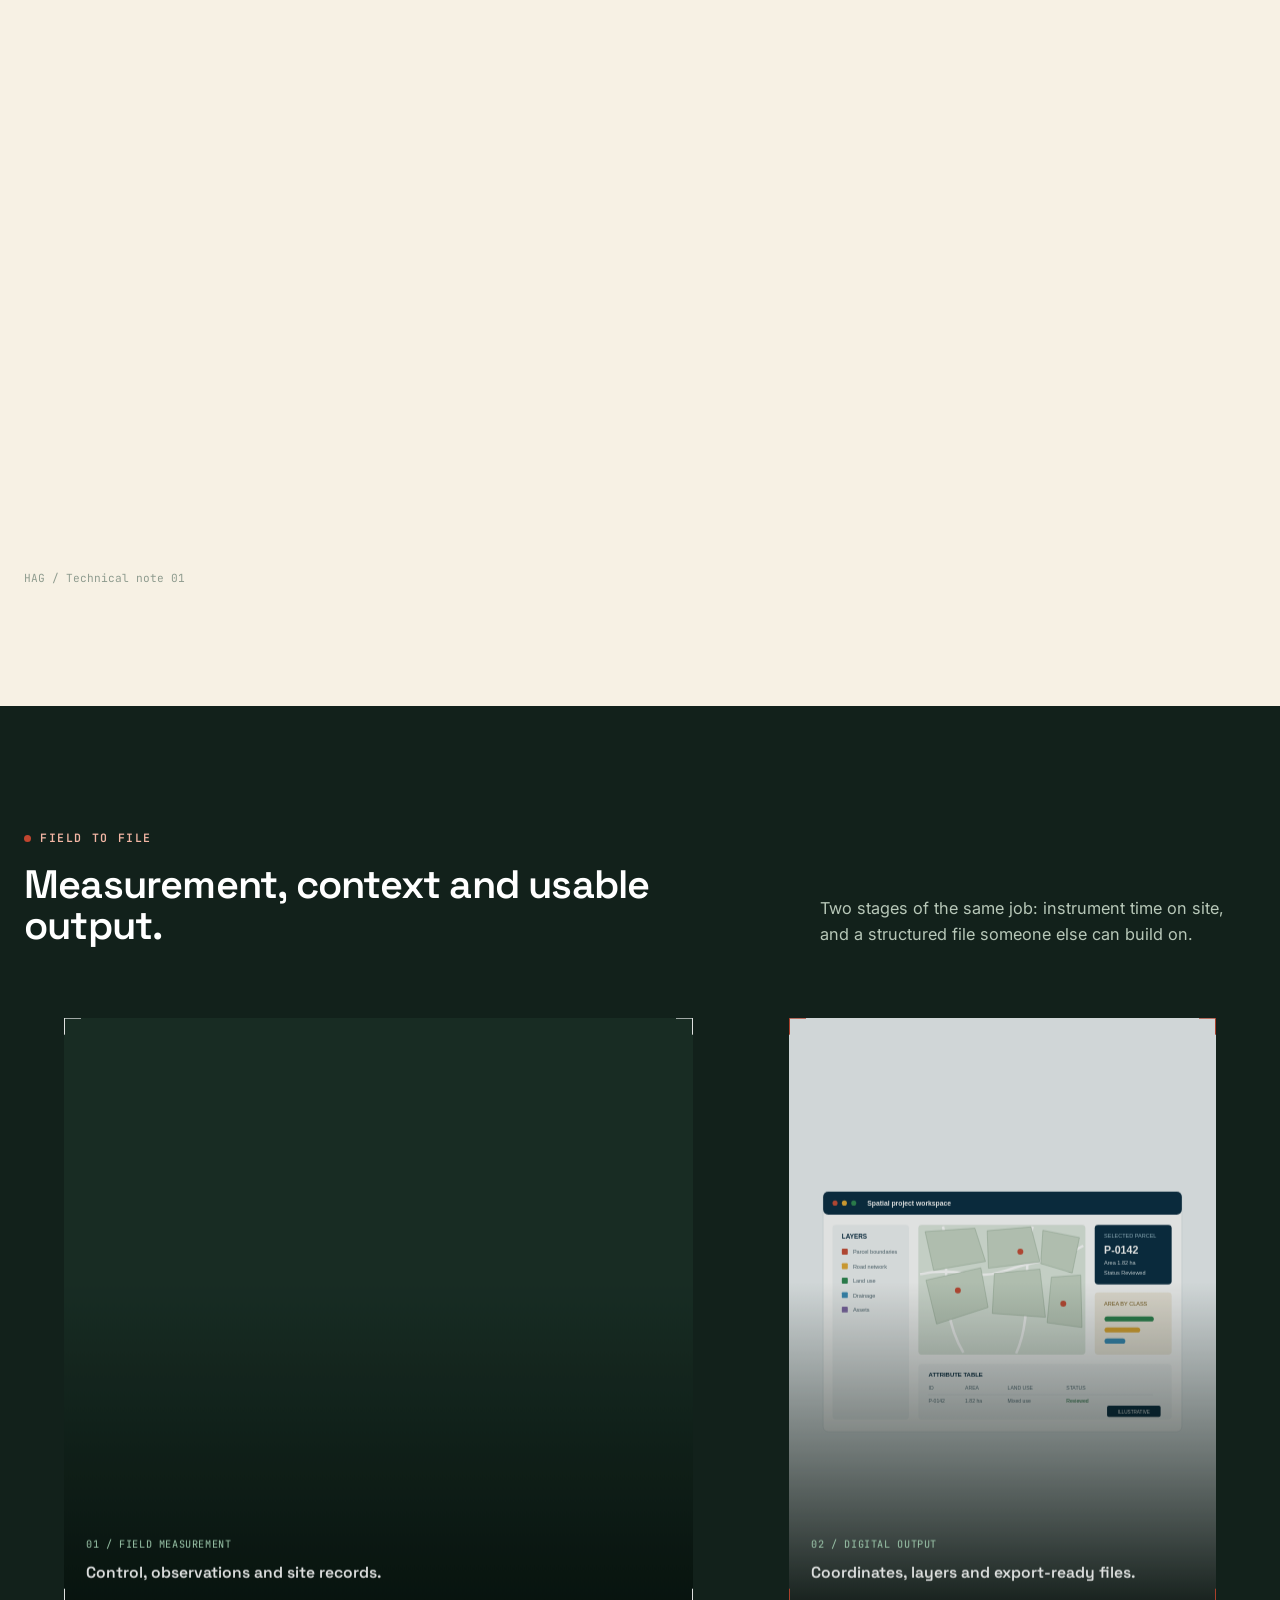
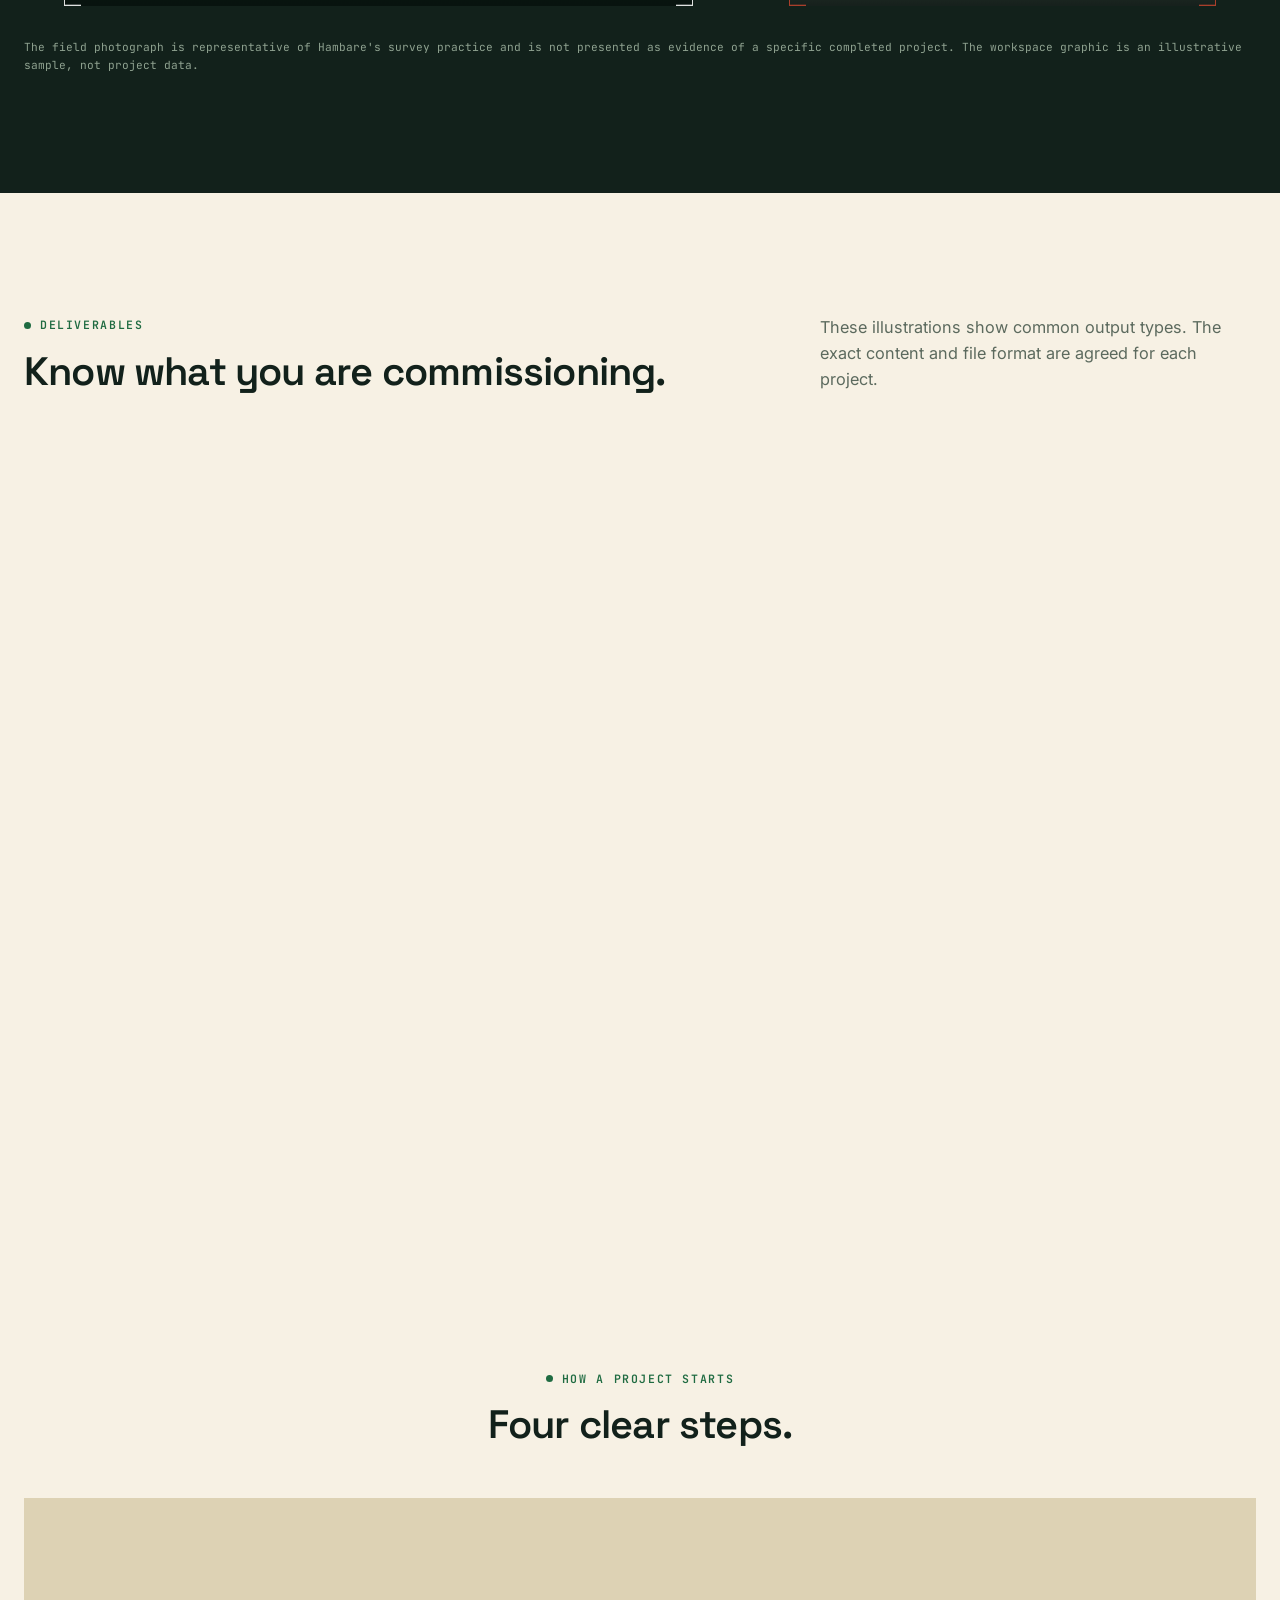
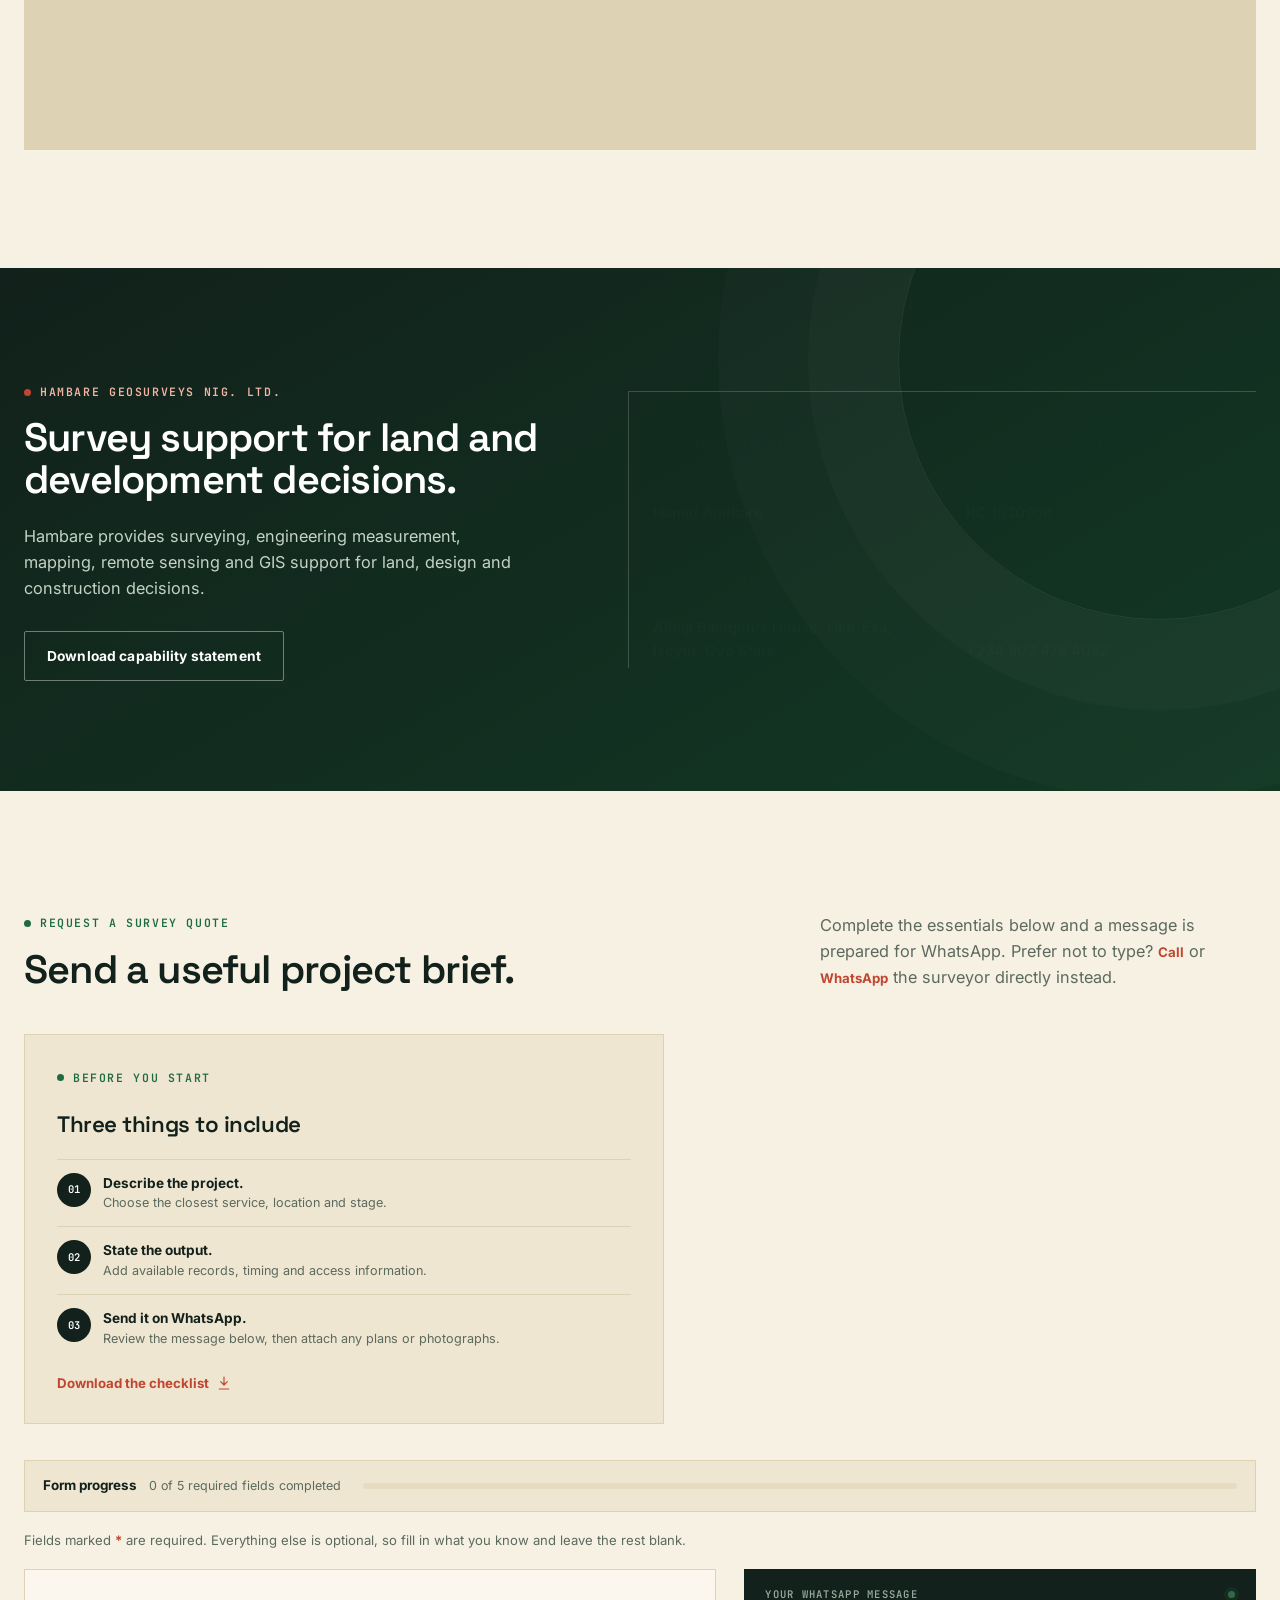
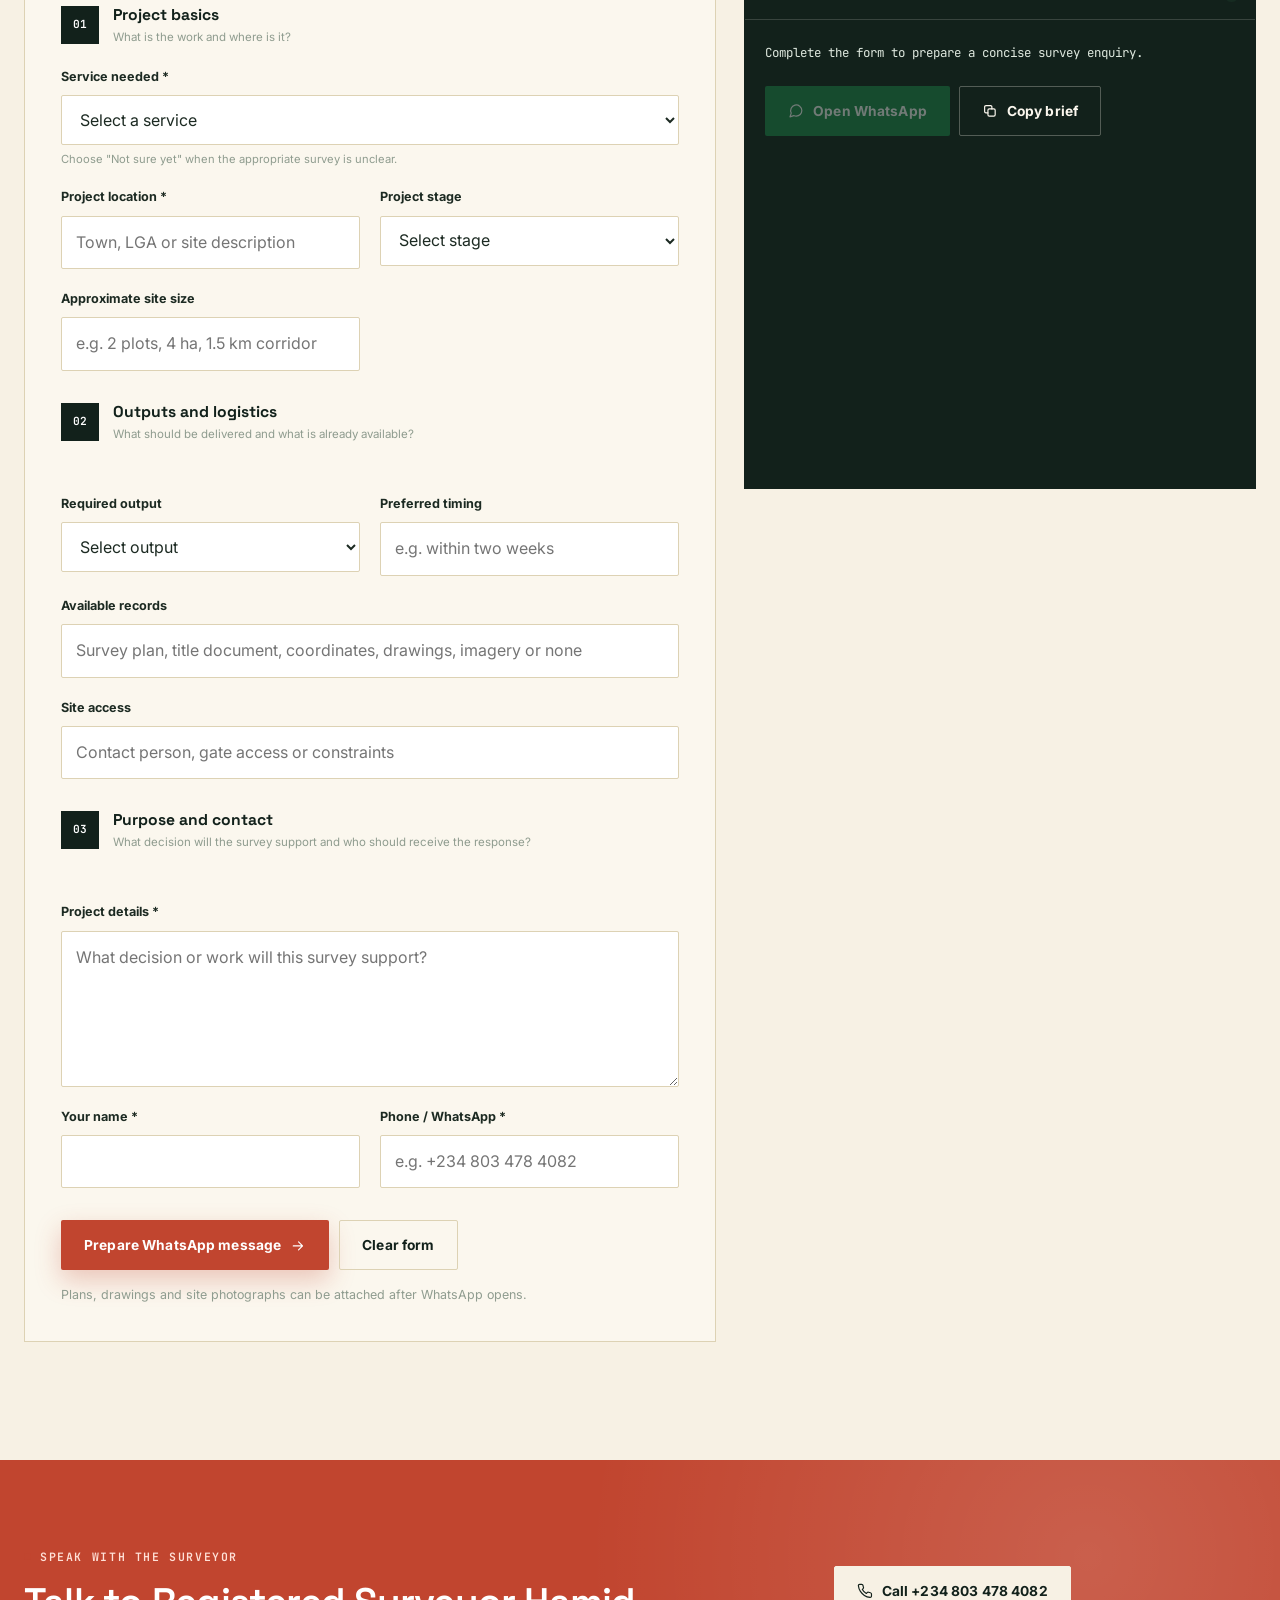
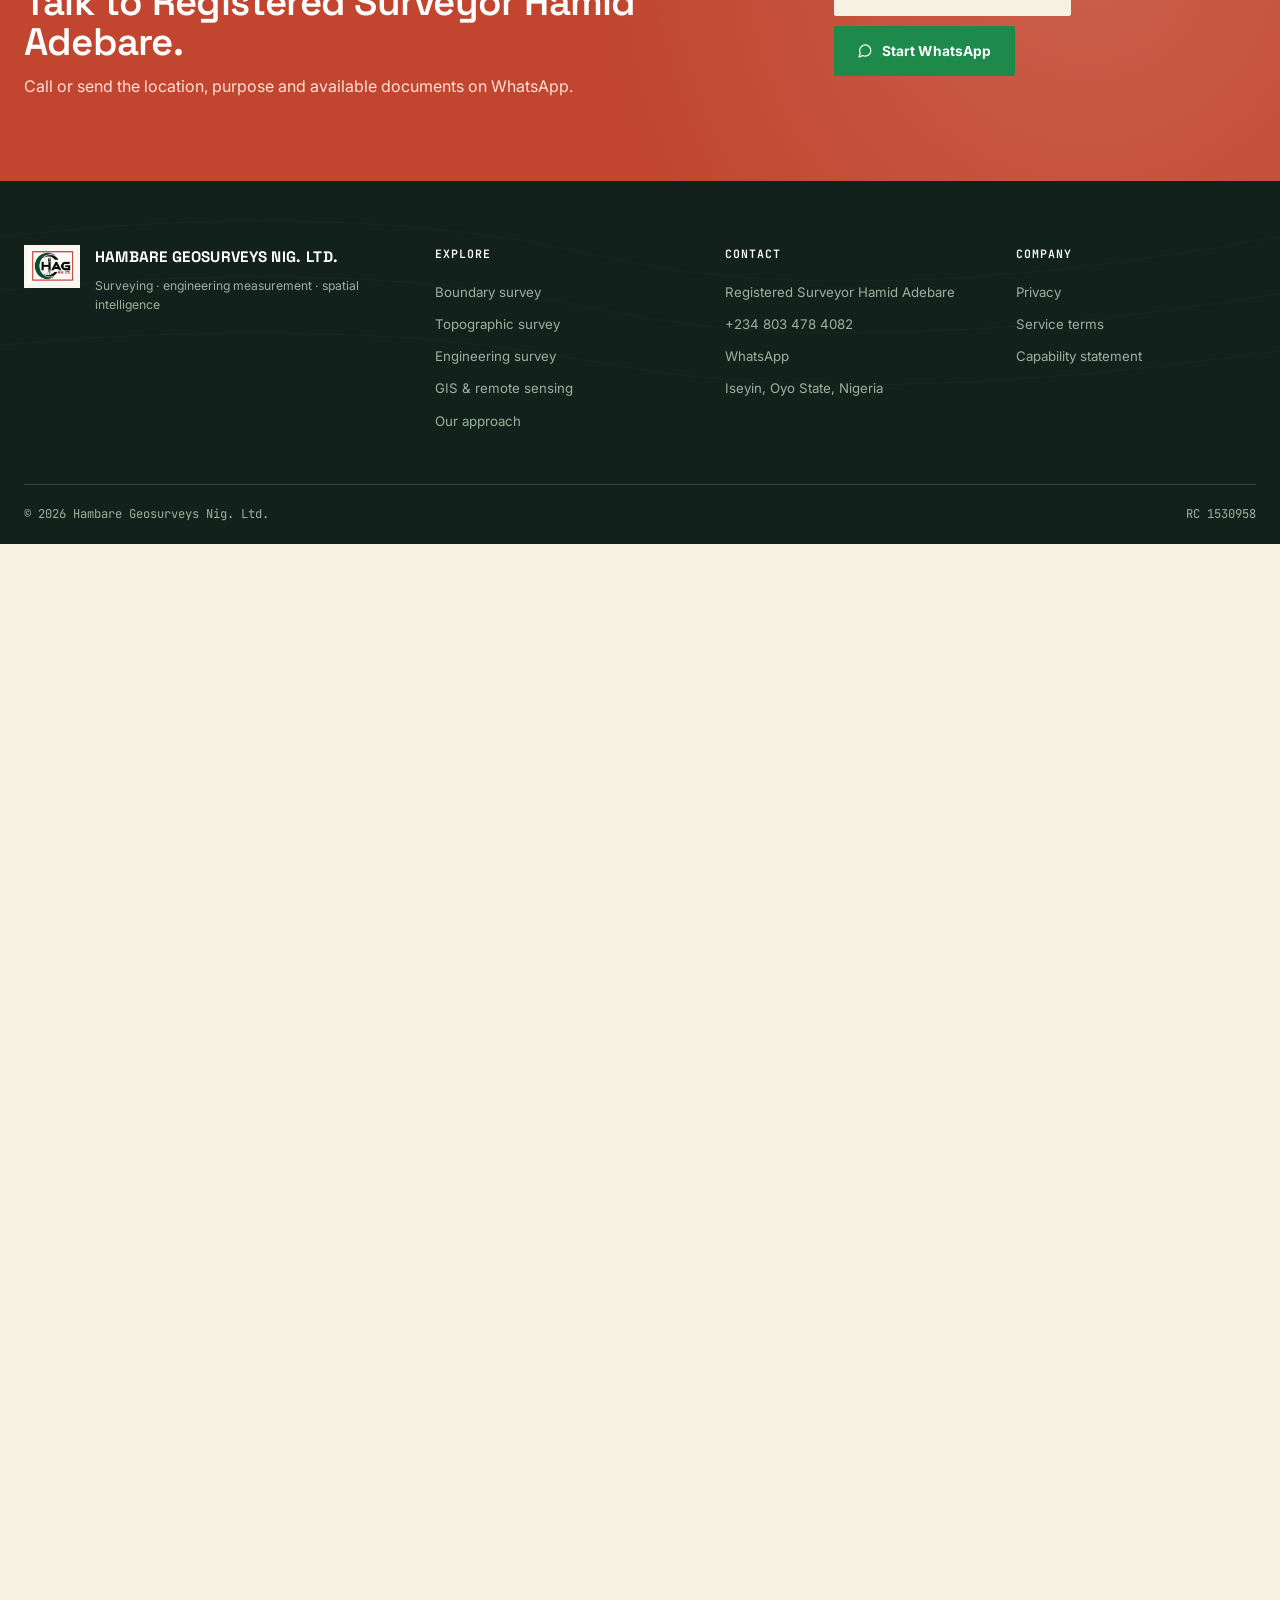
<file: about.html>
<!doctype html><html lang="en"><head><meta charset="utf-8"><meta http-equiv="refresh" content="0;url=index.html#company"><meta name="viewport" content="width=device-width,initial-scale=1"><title>Company | Hambare Geosurveys</title></head><body><p><a href="index.html#company">Continue to company information</a></p></body></html>
</file>
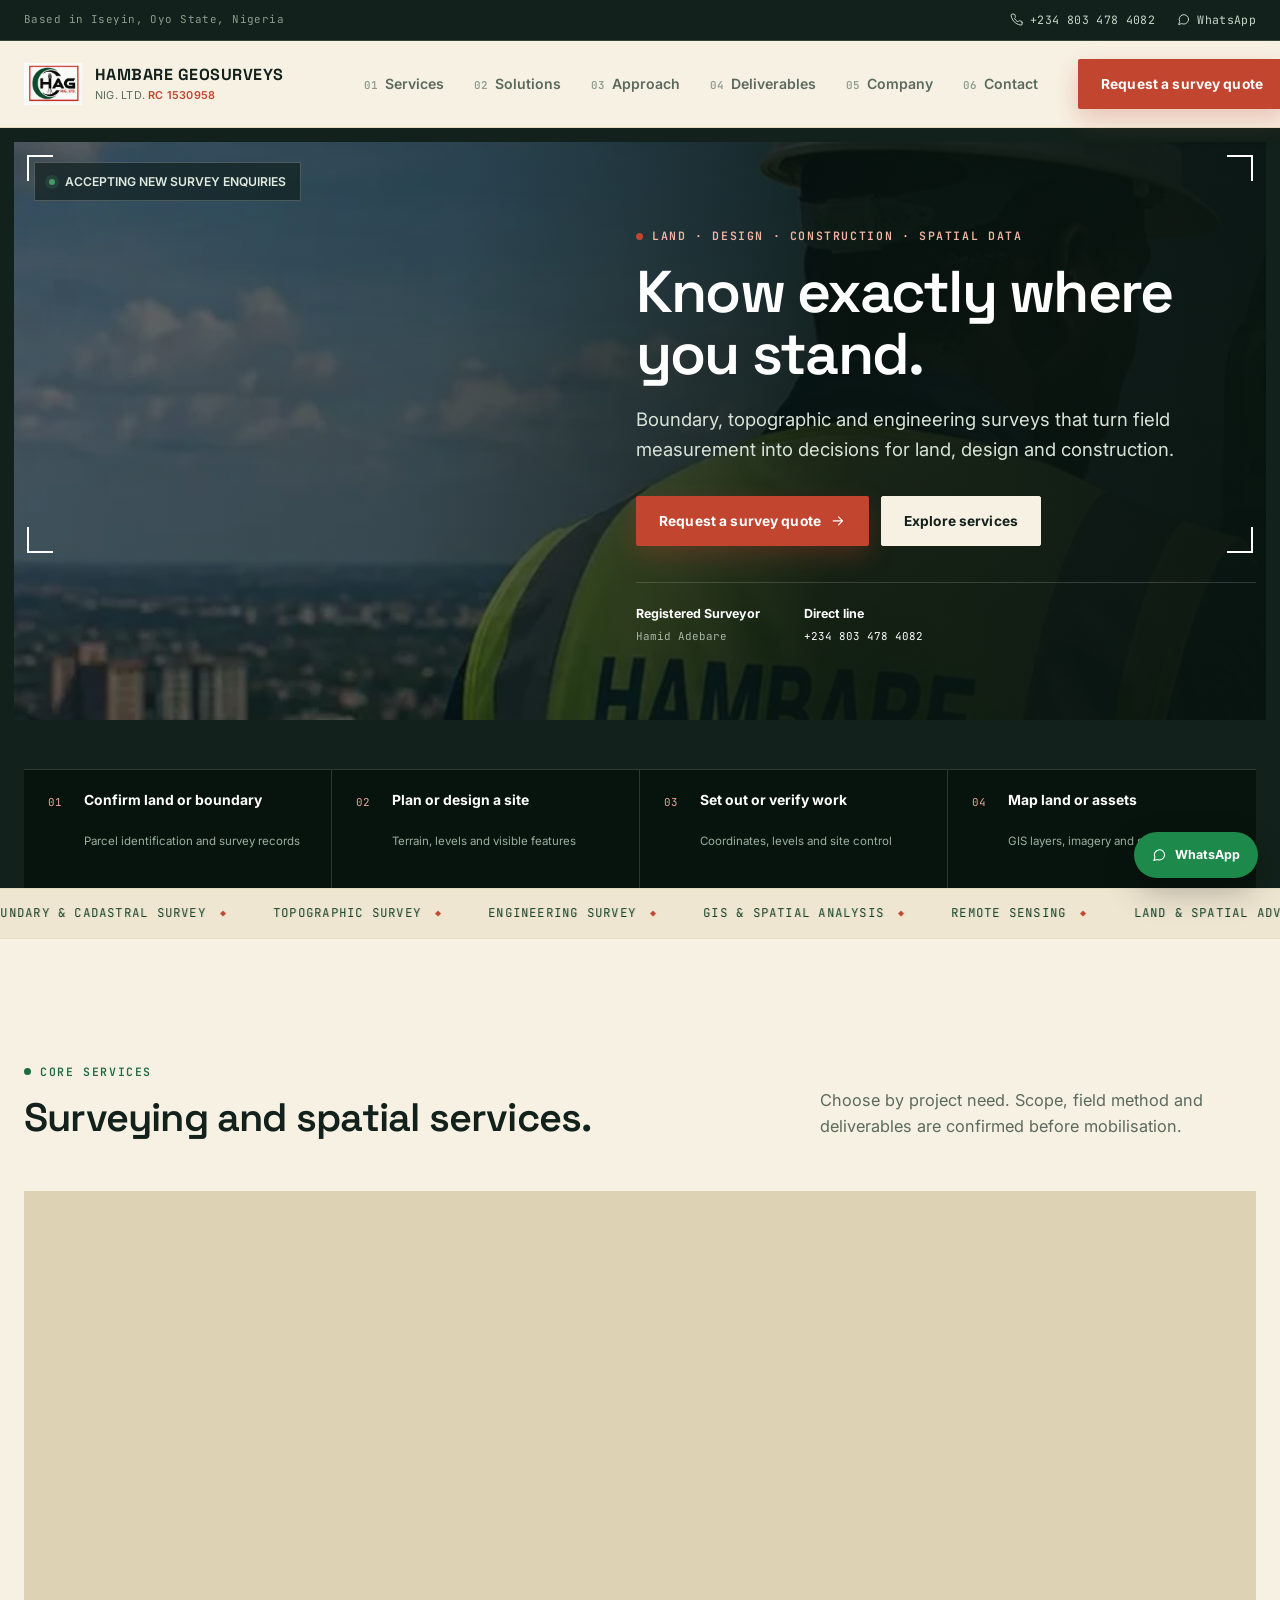
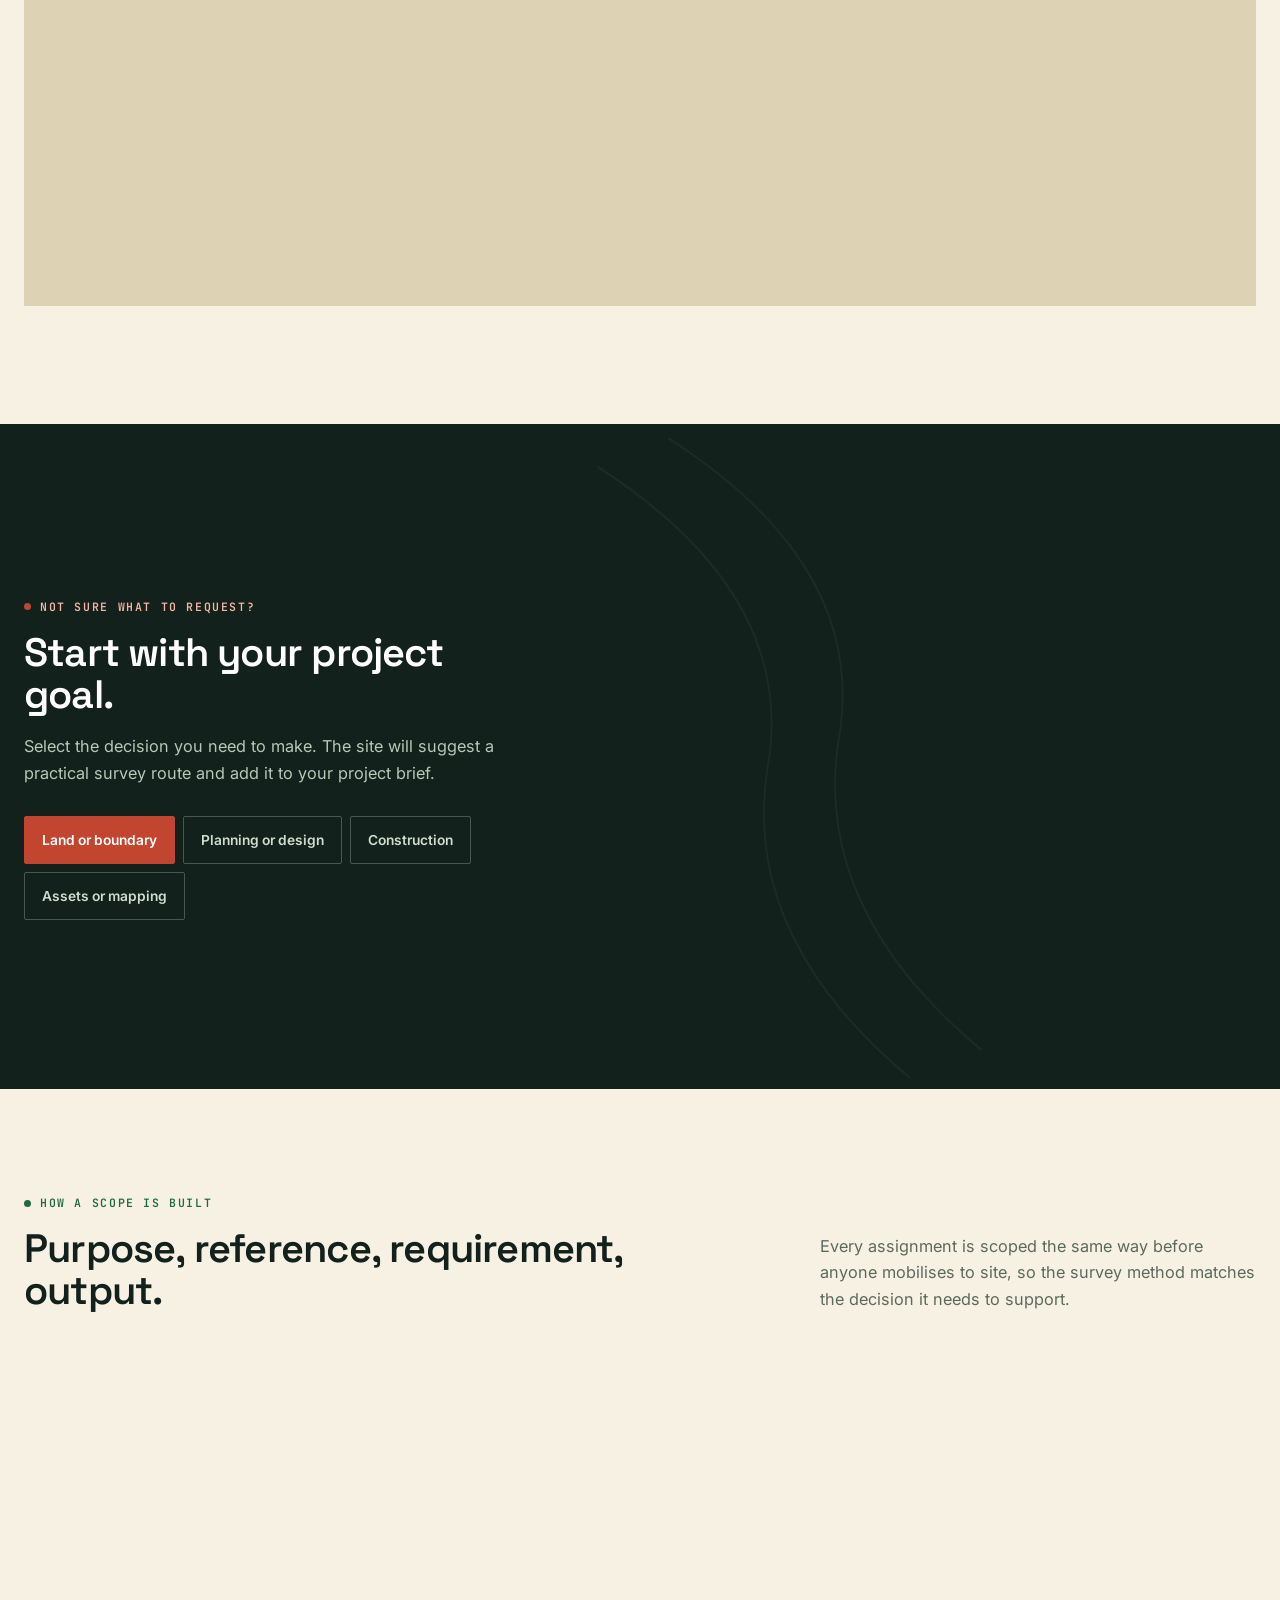
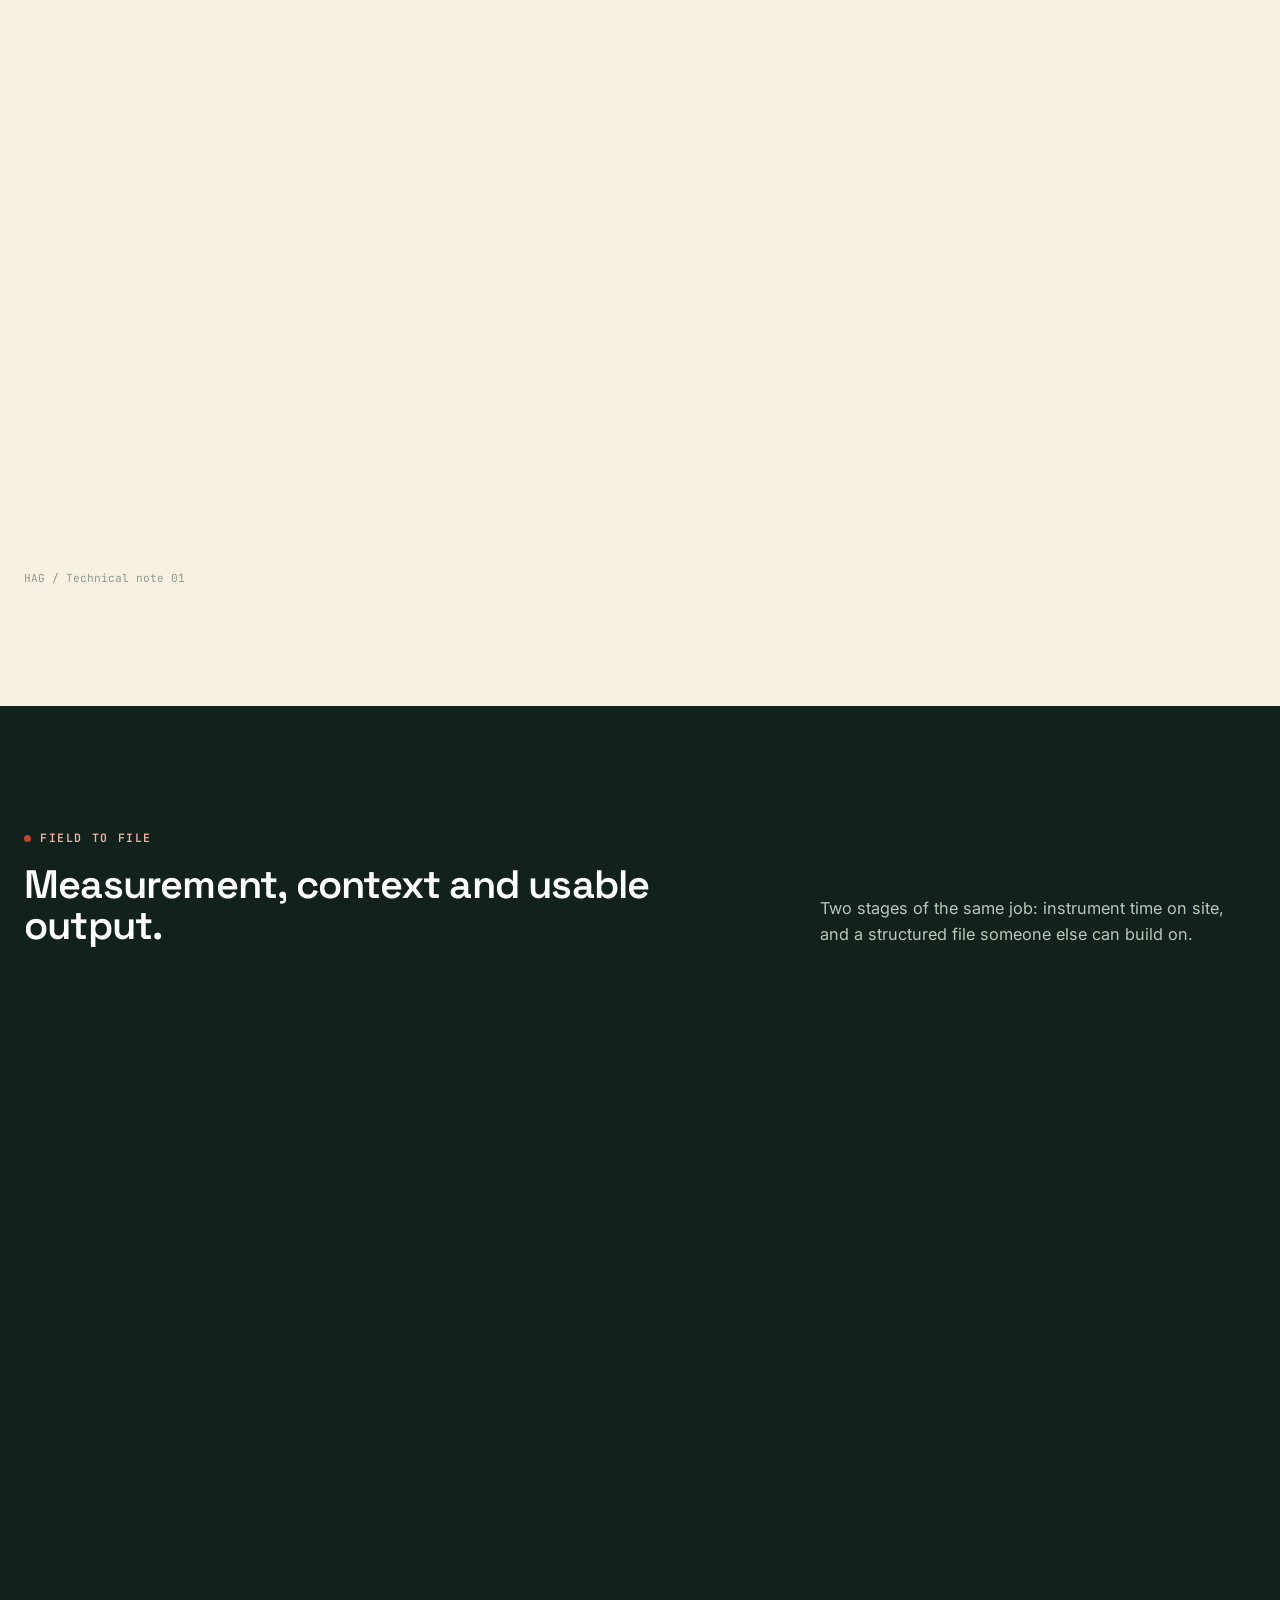
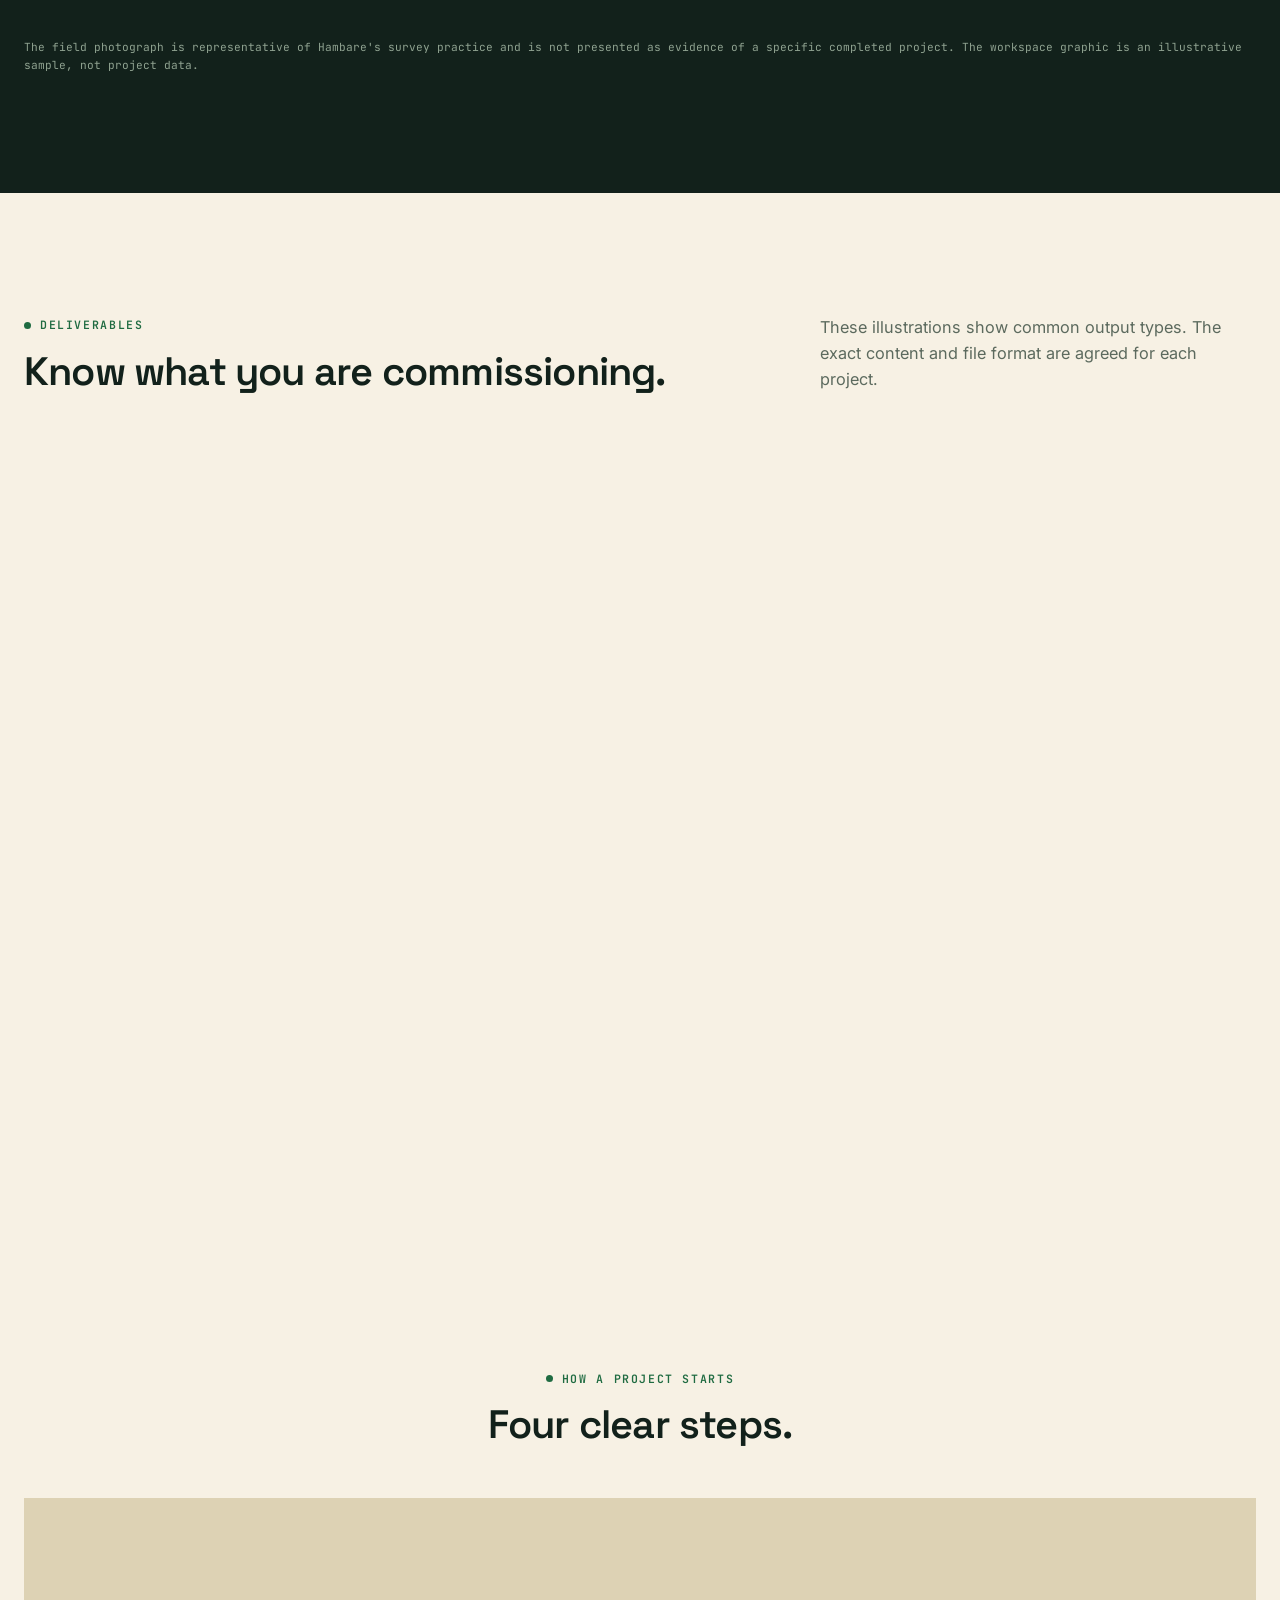
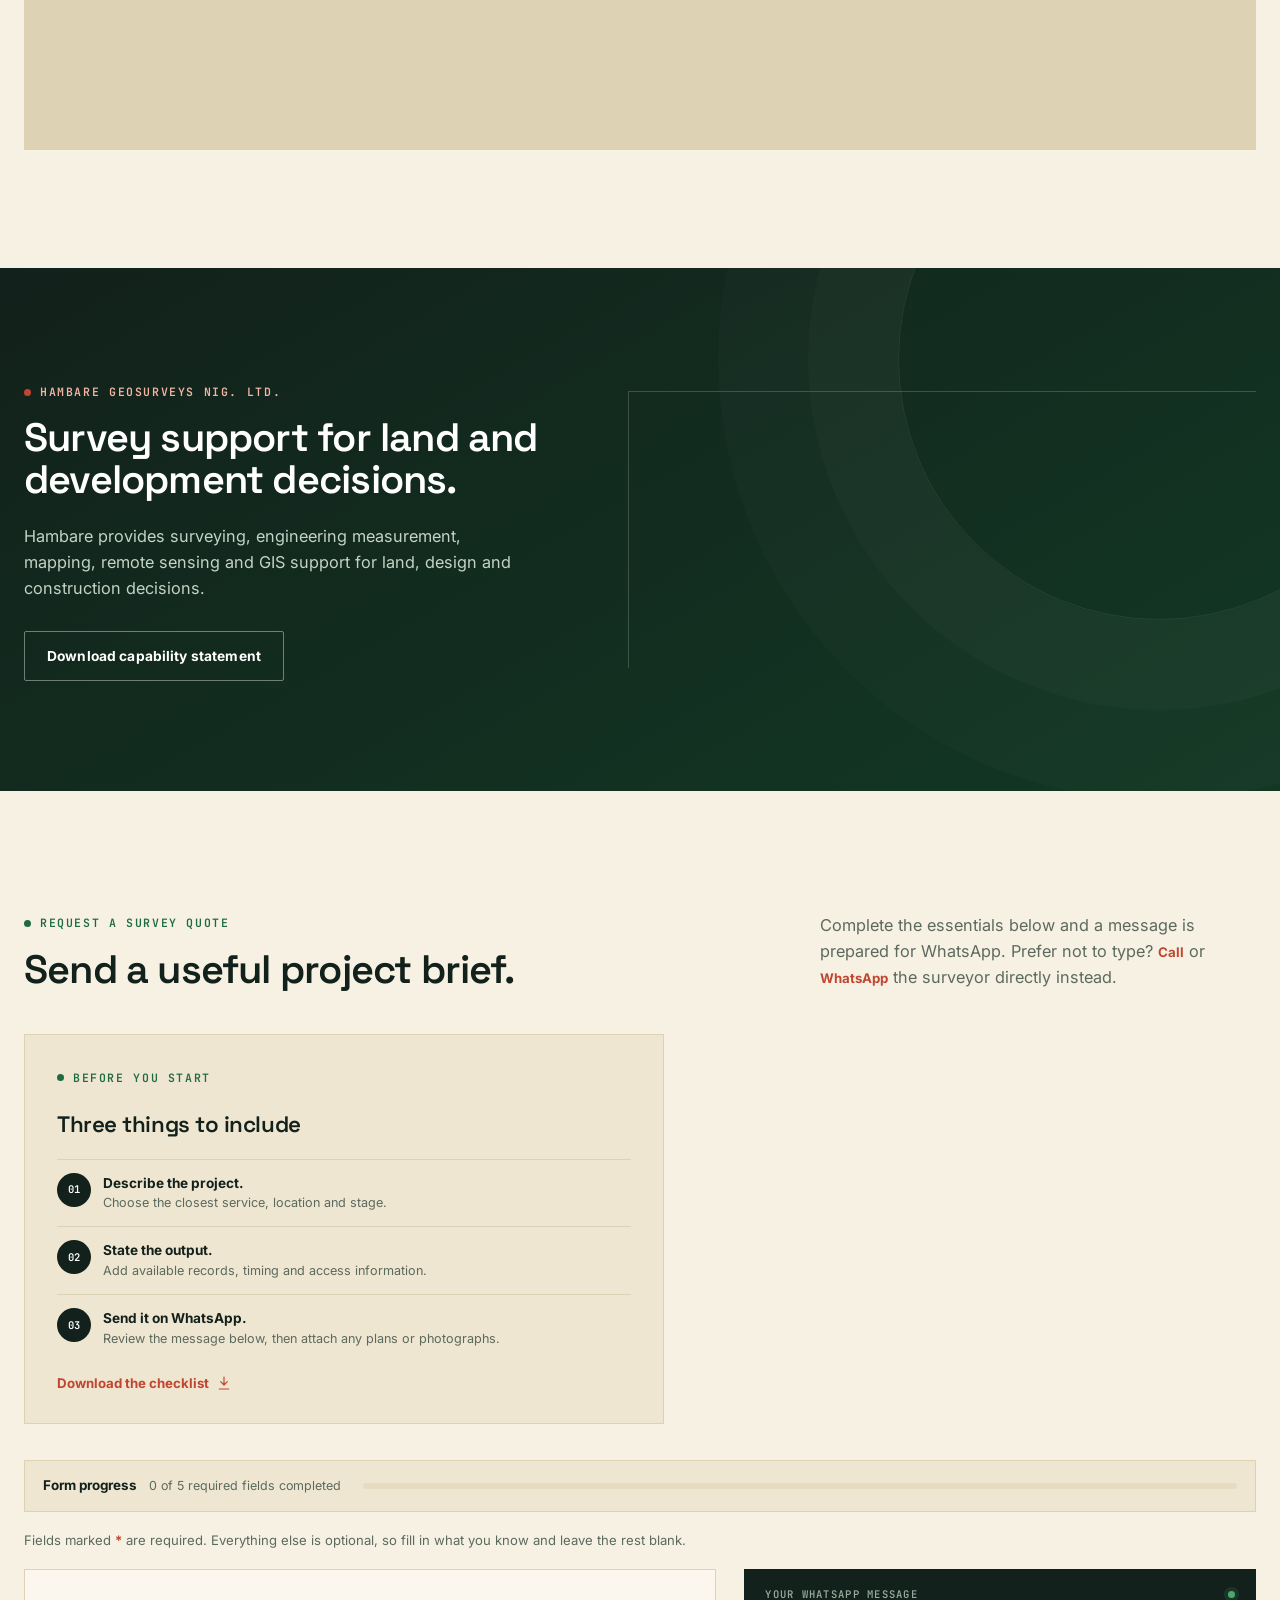
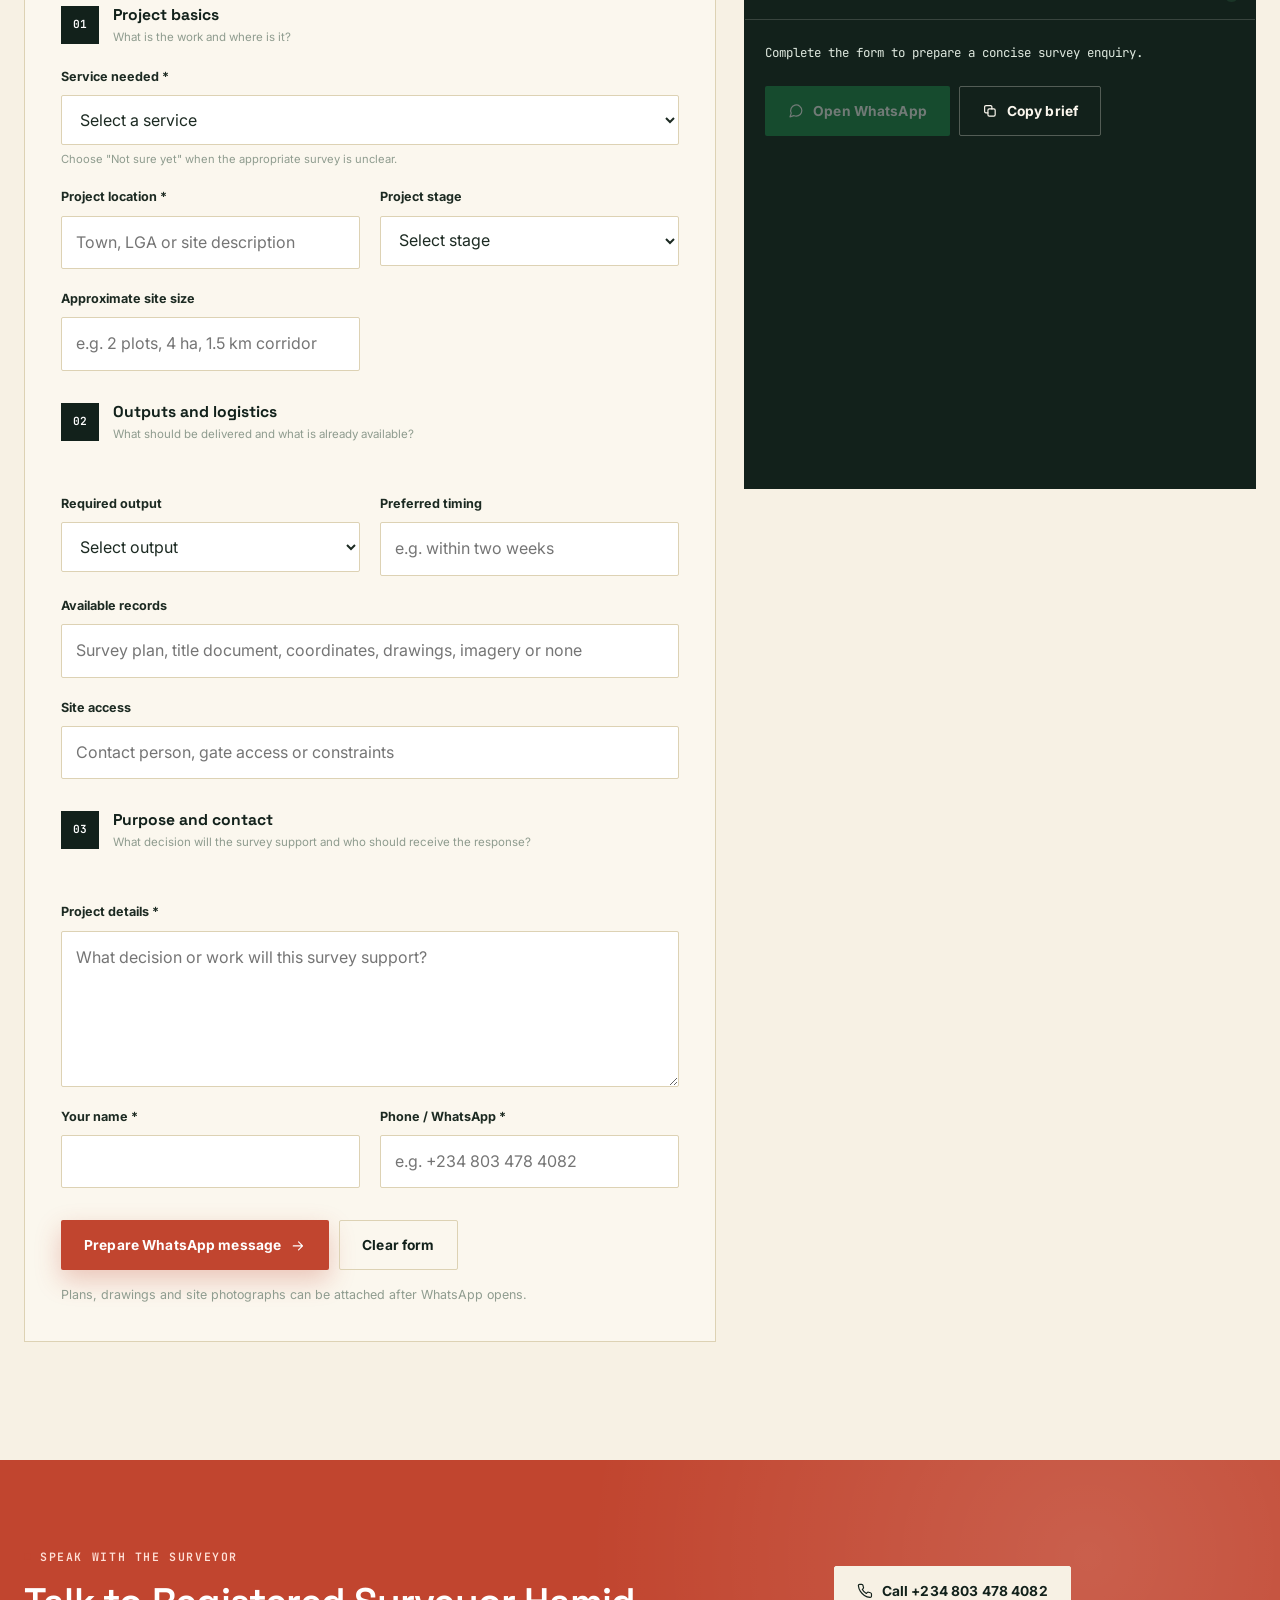
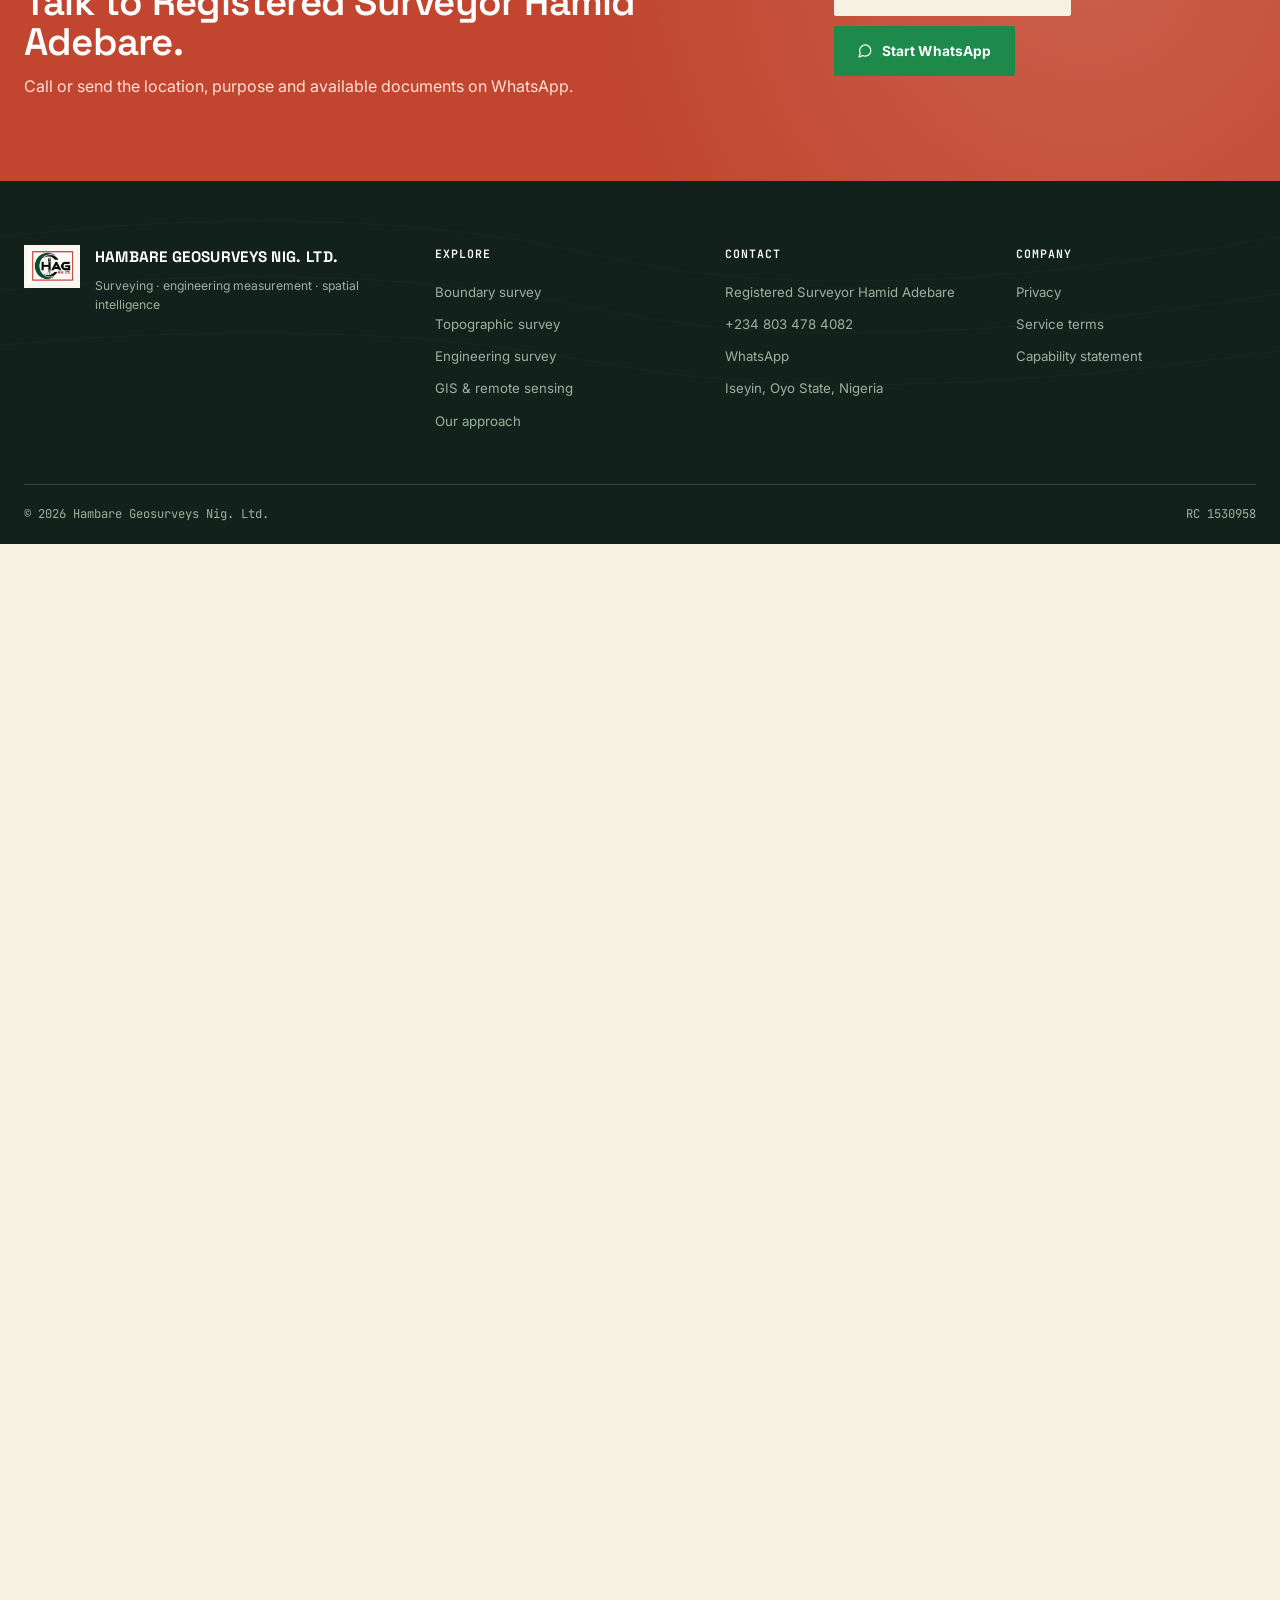
<file: contact.html>
<!doctype html><html lang="en"><head><meta charset="utf-8"><meta http-equiv="refresh" content="0;url=index.html#contact"><meta name="viewport" content="width=device-width,initial-scale=1"><title>Contact | Hambare Geosurveys</title></head><body><p><a href="index.html#contact">Continue to contact</a></p></body></html>
</file>
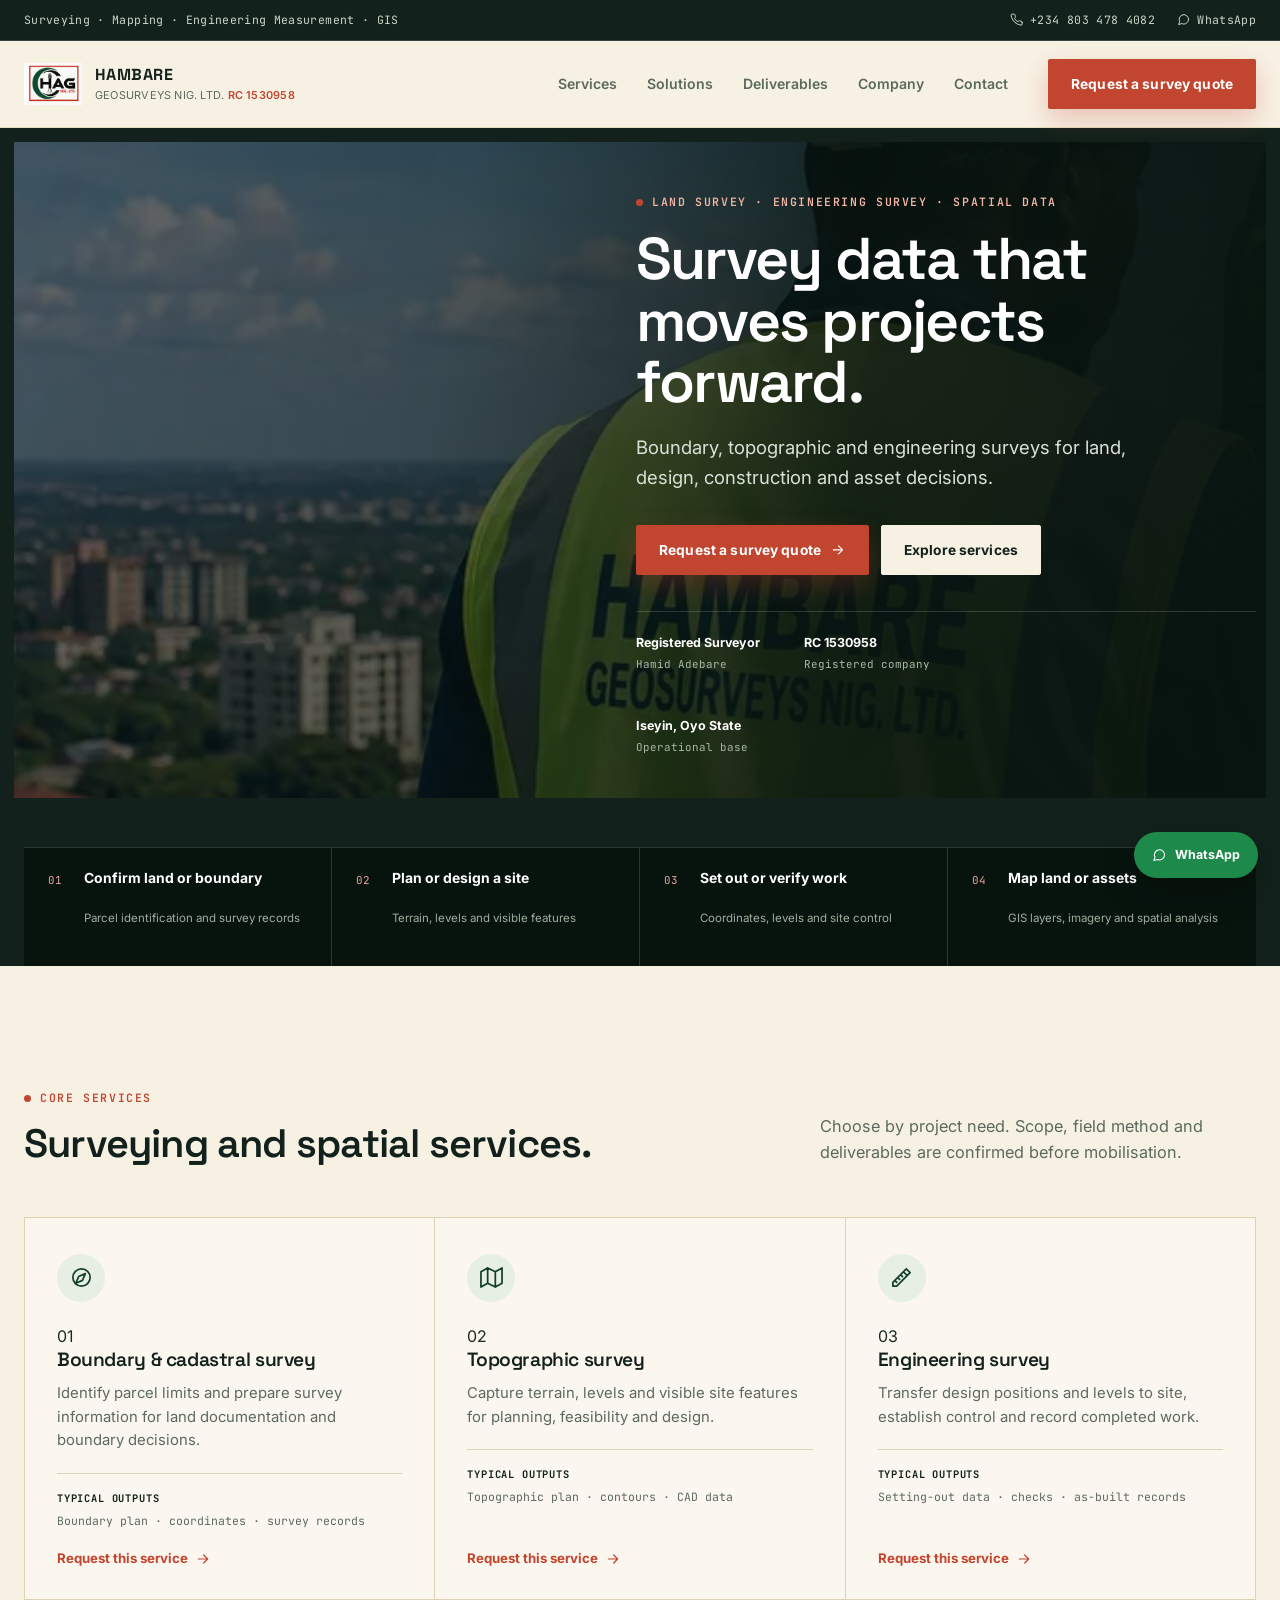
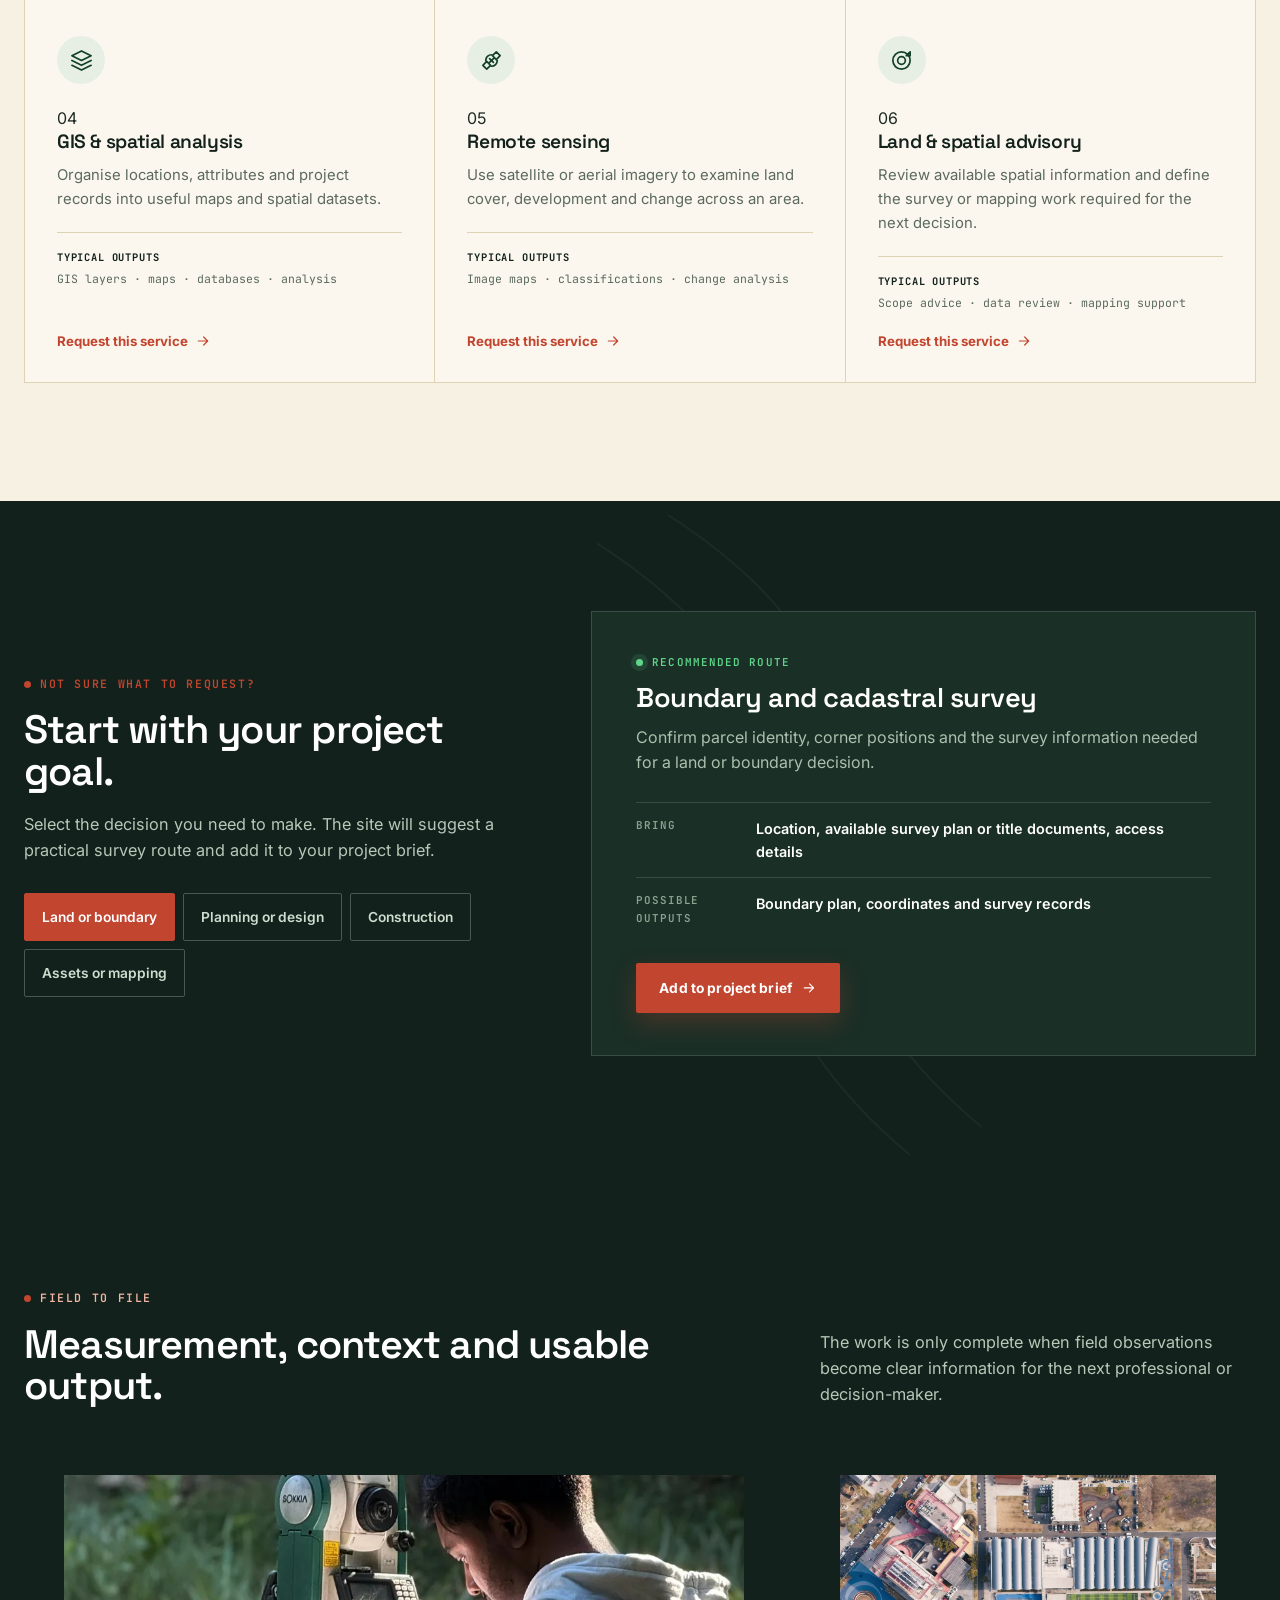
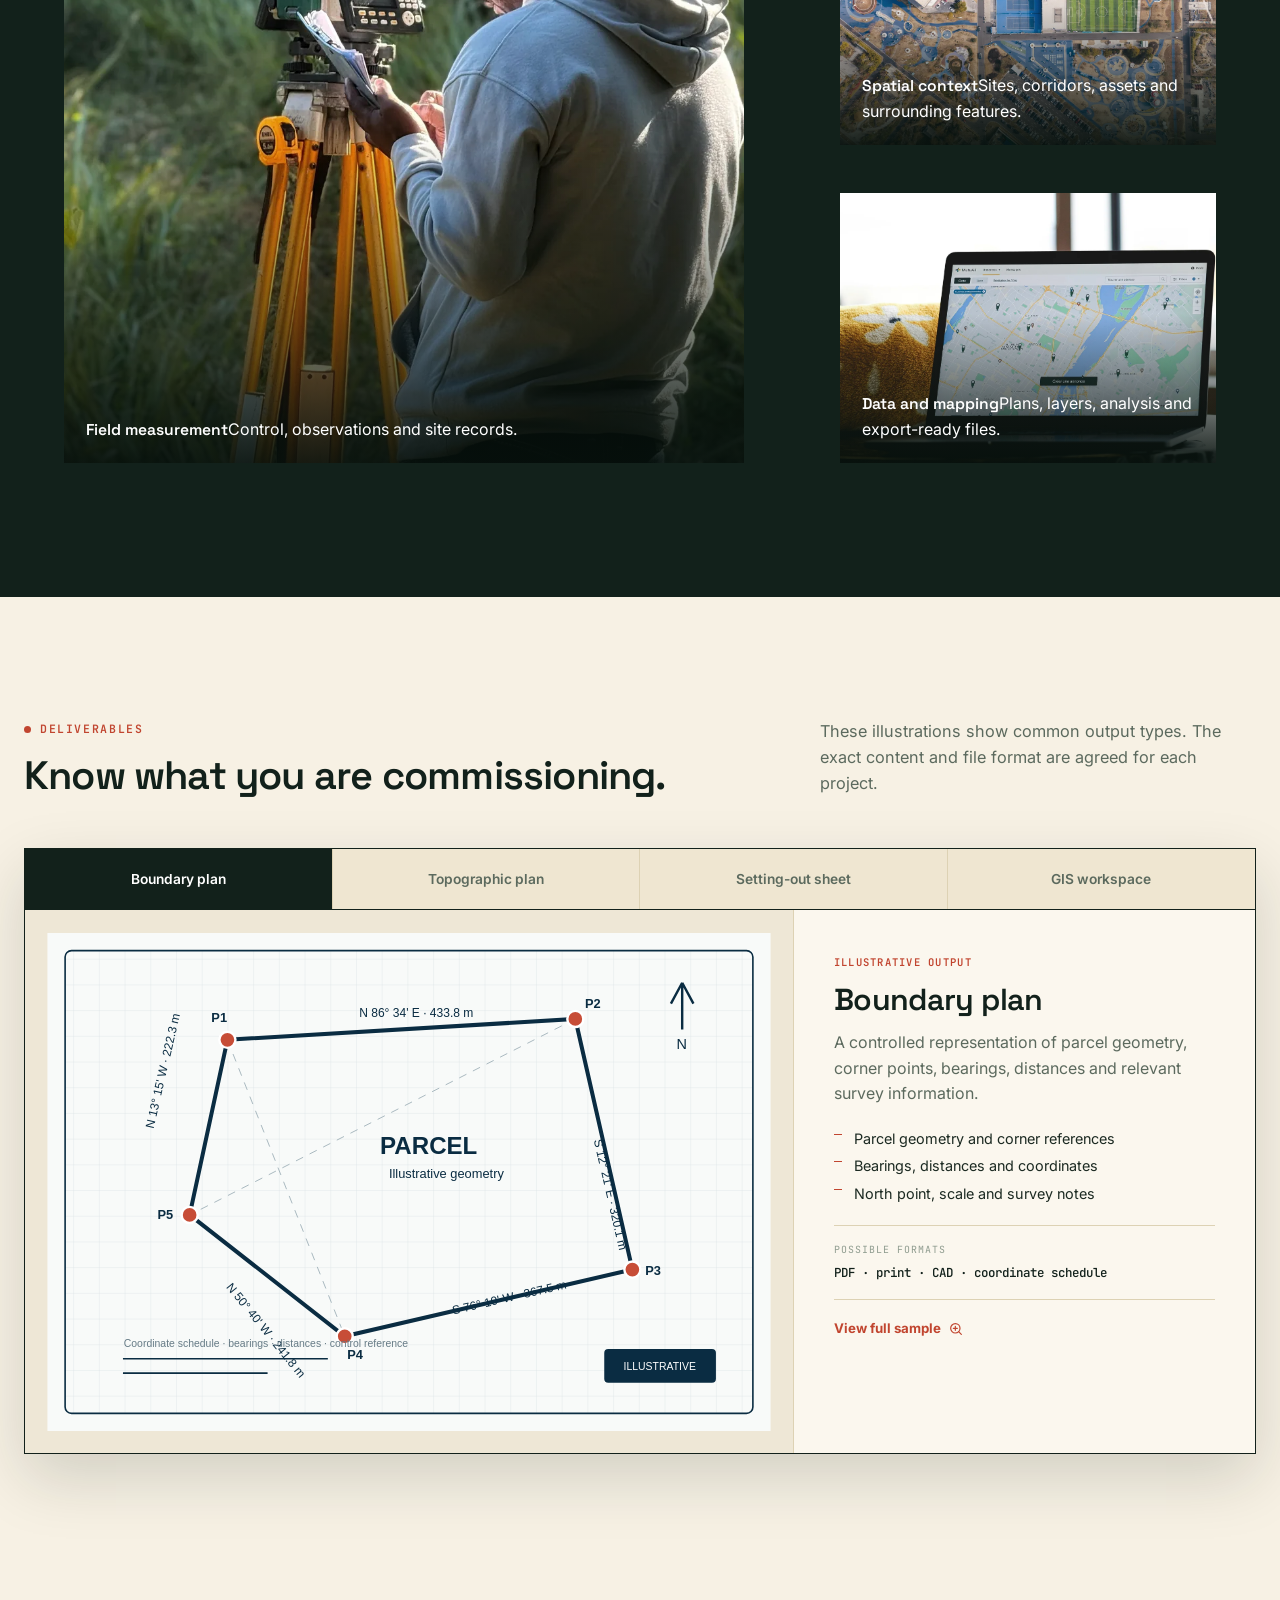
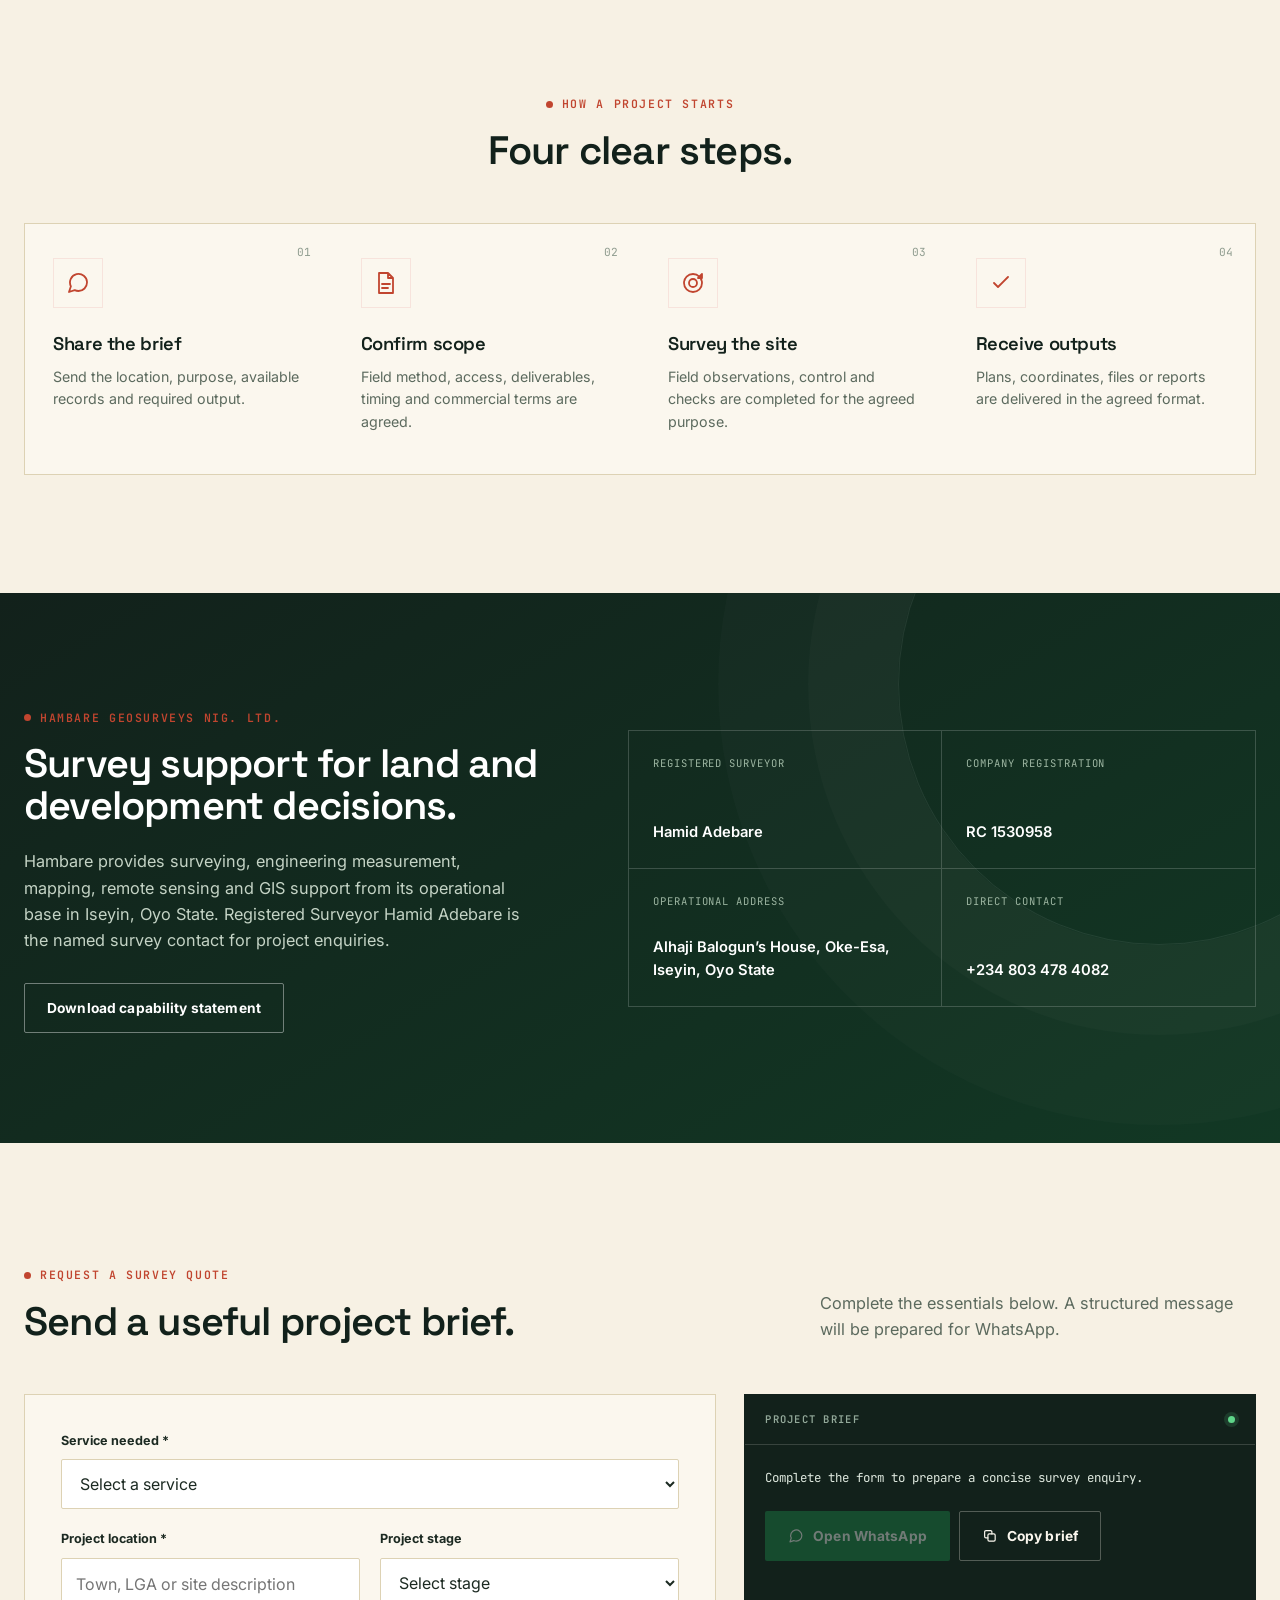
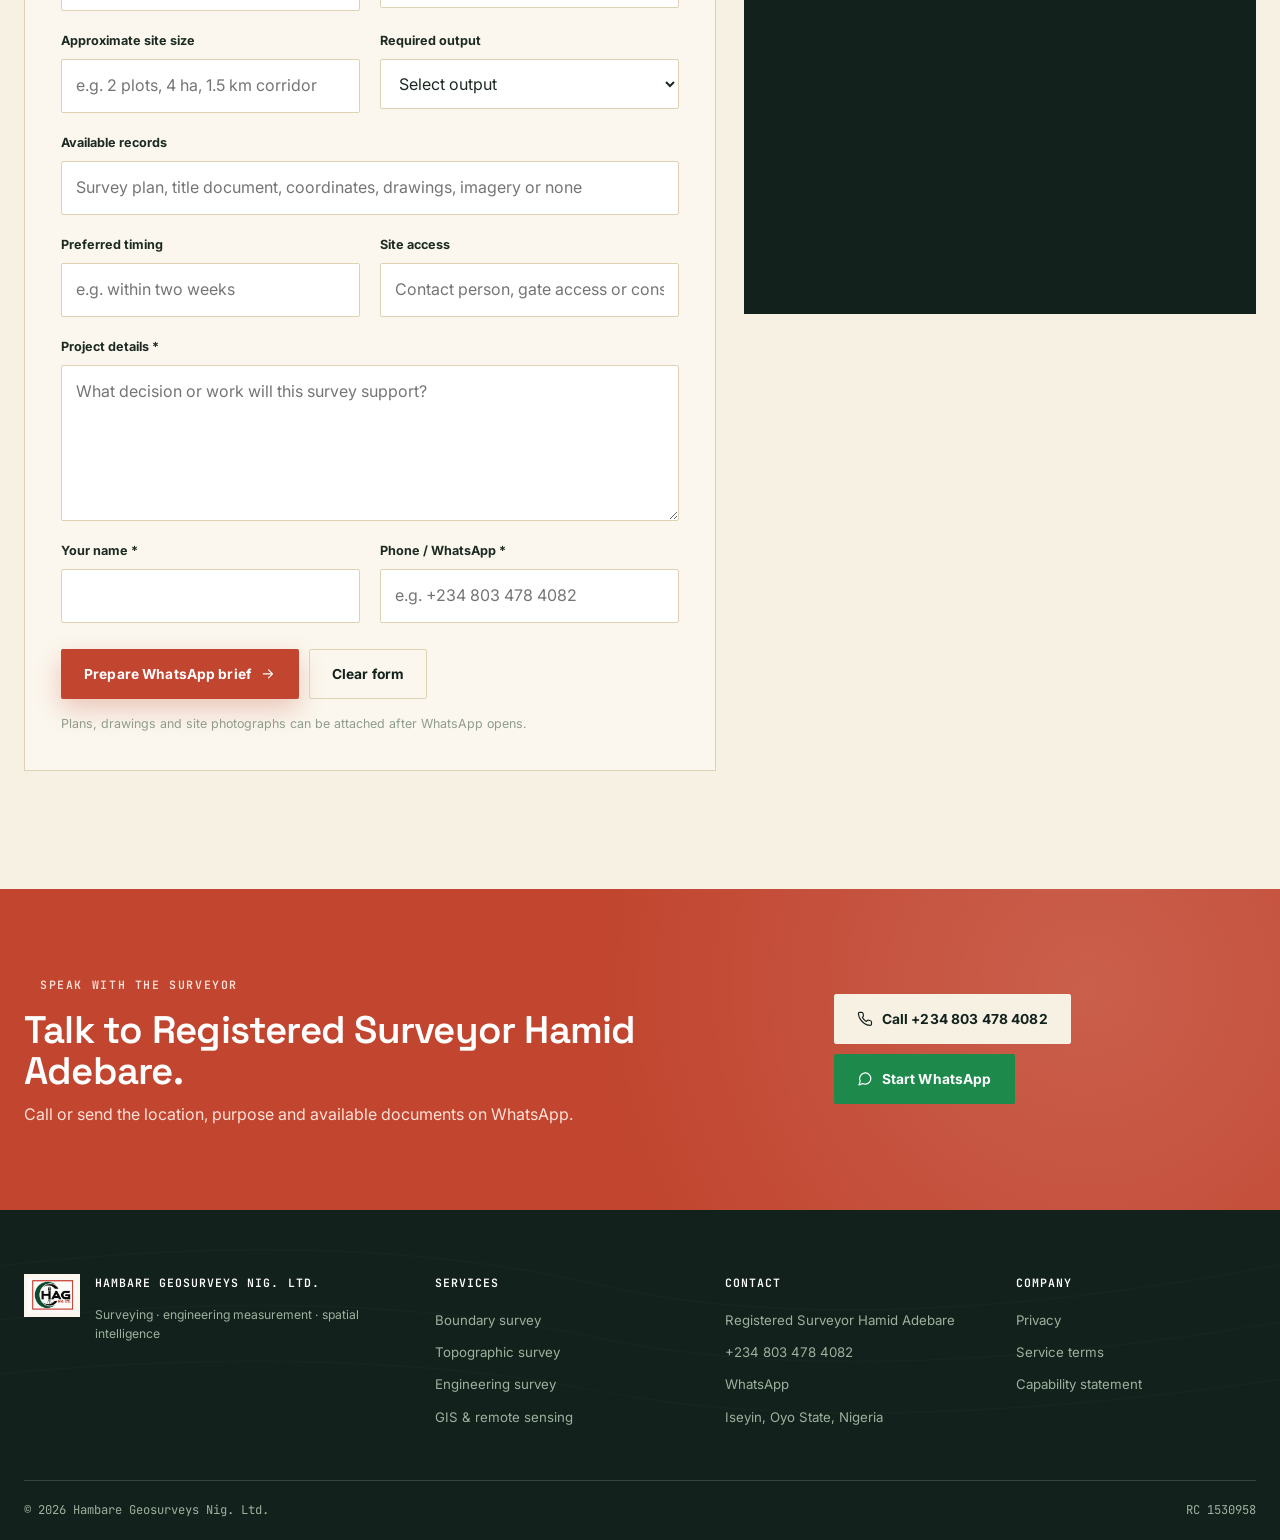
<file: Hambare_Geosurveys_Interactive_Preview.html>
<!doctype html>
<html lang="en">
<head>
  <meta charset="utf-8">
  <meta name="viewport" content="width=device-width, initial-scale=1">
  <title>Hambare Geosurveys Nig. Ltd. | Land, Engineering Survey & GIS</title>
  <meta name="description" content="Hambare provides boundary, topographic and engineering surveys, GIS, remote sensing and spatial advisory with Registered Surveyor Hamid Adebare.">
  <meta name="theme-color" content="#071b2b">
  <meta property="og:type" content="website">
  <meta property="og:title" content="Hambare Geosurveys Nig. Ltd.">
  <meta property="og:description" content="Surveying and spatial services with Registered Surveyor Hamid Adebare for land, design, construction and asset decisions.">
  <meta property="og:image" content="assets/img/hero.webp">
  <meta name="twitter:card" content="summary_large_image">
  <link rel="icon" href="assets/img/favicon.png">
  <link rel="manifest" href="manifest.webmanifest">
  <link rel="preload" as="image" href="assets/img/hero.webp">
  <link rel="stylesheet" href="assets/styles.css">
  <script defer src="assets/app.js"></script>
  <script type="application/ld+json">{"@context":"https://schema.org","@type":"ProfessionalService","name":"Hambare Geosurveys Nig. Ltd.","telephone":"+2348034784082","contactPoint":{"@type":"ContactPoint","name":"Registered Surveyor Hamid Adebare","telephone":"+2348034784082","contactType":"survey project enquiries"},"address":{"@type":"PostalAddress","streetAddress":"Alhaji Balogun's House, Oke-Esa","addressLocality":"Iseyin","addressRegion":"Oyo State","addressCountry":"NG"},"description":"Boundary, topographic and engineering surveys, GIS, mapping, remote sensing and spatial advisory."}</script>
</head>
<body>
<a class="skip-link" href="#main">Skip to content</a>
<svg class="svg-sprite" aria-hidden="true" xmlns="http://www.w3.org/2000/svg">
  <symbol id="i-phone" viewBox="0 0 24 24"><path d="M22 16.9v3a2 2 0 0 1-2.2 2 19.8 19.8 0 0 1-8.6-3.1 19.5 19.5 0 0 1-6-6A19.8 19.8 0 0 1 2.1 4.2 2 2 0 0 1 4.1 2h3a2 2 0 0 1 2 1.7c.1 1 .4 1.9.7 2.8a2 2 0 0 1-.5 2.1L8.1 9.9a16 16 0 0 0 6 6l1.3-1.3a2 2 0 0 1 2.1-.5c.9.3 1.8.6 2.8.7a2 2 0 0 1 1.7 2.1z"/></symbol>
  <symbol id="i-message" viewBox="0 0 24 24"><path d="M21 11.5a8.5 8.5 0 0 1-8.5 8.5 8.4 8.4 0 0 1-3.8-.9L3 21l1.9-5.7A8.5 8.5 0 1 1 21 11.5z"/></symbol>
  <symbol id="i-arrow" viewBox="0 0 24 24"><path d="M5 12h14M13 6l6 6-6 6"/></symbol>
  <symbol id="i-menu" viewBox="0 0 24 24"><path d="M4 7h16M4 12h16M4 17h16"/></symbol>
  <symbol id="i-close" viewBox="0 0 24 24"><path d="m6 6 12 12M18 6 6 18"/></symbol>
  <symbol id="i-location" viewBox="0 0 24 24"><path d="M20 10c0 5-8 12-8 12S4 15 4 10a8 8 0 1 1 16 0z"/><circle cx="12" cy="10" r="2"/></symbol>
  <symbol id="i-check" viewBox="0 0 24 24"><path d="m5 12 4 4L19 6"/></symbol>
  <symbol id="i-target" viewBox="0 0 24 24"><circle cx="12" cy="12" r="9"/><circle cx="12" cy="12" r="4"/><path d="M17 7l4-4M17 7h4V3"/></symbol>
  <symbol id="i-map" viewBox="0 0 24 24"><path d="M1 6l7-4 8 4 7-4v16l-7 4-8-4-7 4V6zM8 2v16M16 6v16"/></symbol>
  <symbol id="i-ruler" viewBox="0 0 24 24"><path d="M3 17 17 3l4 4L7 21H3v-4zM14 6l4 4M11 9l2 2M8 12l2 2M5 15l2 2"/></symbol>
  <symbol id="i-layers" viewBox="0 0 24 24"><path d="M12 2 2 7l10 5 10-5-10-5zM2 12l10 5 10-5M2 17l10 5 10-5"/></symbol>
  <symbol id="i-compass" viewBox="0 0 24 24"><circle cx="12" cy="12" r="9"/><path d="m16 8-3 7-7 3 3-7 7-3z"/></symbol>
  <symbol id="i-satellite" viewBox="0 0 24 24"><path d="M13 7l4-4 4 4-4 4zM3 17l4-4 4 4-4 4zM10 10l4 4M14 10l-4 4M18 12a6 6 0 0 1-6 6M6 12a6 6 0 0 1 6-6"/></symbol>
  <symbol id="i-file" viewBox="0 0 24 24"><path d="M5 2h9l5 5v15H5zM14 2v5h5M8 13h8M8 17h6"/></symbol>
  <symbol id="i-shield" viewBox="0 0 24 24"><path d="M12 22s8-4 8-10V5l-8-3-8 3v7c0 6 8 10 8 10zM9 12l2 2 4-4"/></symbol>
  <symbol id="i-clock" viewBox="0 0 24 24"><circle cx="12" cy="12" r="9"/><path d="M12 7v6l4 2"/></symbol>
  <symbol id="i-zoom" viewBox="0 0 24 24"><circle cx="11" cy="11" r="7"/><path d="m20 20-4-4M8 11h6M11 8v6"/></symbol>
  <symbol id="i-copy" viewBox="0 0 24 24"><rect x="9" y="9" width="11" height="11" rx="2"/><path d="M15 9V6a2 2 0 0 0-2-2H6a2 2 0 0 0-2 2v7a2 2 0 0 0 2 2h3"/></symbol>
</svg>

<div class="utility-bar">
  <div class="container utility-inner">
    <span>Surveying · Mapping · Engineering Measurement · GIS</span>
    <div>
      <a href="tel:+2348034784082"><svg class="icon"><use href="#i-phone"/></svg> +234 803 478 4082</a>
      <a class="wa-link" href="#"><svg class="icon"><use href="#i-message"/></svg> WhatsApp</a>
    </div>
  </div>
</div>
<header class="site-header">
  <div class="container nav-wrap">
    <a class="brand" href="#top" aria-label="Hambare Geosurveys home">
      <img src="assets/img/hag-logo.png" alt="Hambare Geosurveys logo" width="648" height="476">
      <span><strong>HAMBARE</strong><small>GEOSURVEYS NIG. LTD. <b>RC 1530958</b></small></span>
    </a>
    <button class="menu-toggle" type="button" aria-expanded="false" aria-controls="primary-nav"><svg class="icon"><use href="#i-menu"/></svg><span class="sr-only">Open menu</span></button>
    <nav id="primary-nav" class="primary-nav" aria-label="Primary navigation">
      <a href="#services">Services</a>
      <a href="#solutions">Solutions</a>
      <a href="#deliverables">Deliverables</a>
      <a href="#company">Company</a>
      <a href="#contact">Contact</a>
    </nav>
    <a class="button button-primary header-cta" href="#brief">Request a survey quote</a>
  </div>
</header>

<main id="main">
<section class="hero" id="top">
  <picture class="hero-media">
    <source media="(max-width:720px)" srcset="assets/img/hero-mobile.webp">
    <img src="assets/img/hero.webp" alt="Surveyor operating a total station above an urban area" width="1920" height="860" fetchpriority="high">
  </picture>
  <div class="hero-overlay"></div>
  <div class="container hero-inner">
    <div class="hero-copy">
      <span class="eyebrow">Land survey · engineering survey · spatial data</span>
      <h1>Survey data that moves projects forward.</h1>
      <p>Boundary, topographic and engineering surveys for land, design, construction and asset decisions.</p>
      <div class="hero-actions">
        <a class="button button-primary" href="#brief">Request a survey quote <svg class="icon"><use href="#i-arrow"/></svg></a>
        <a class="button button-light" href="#services">Explore services</a>
      </div>
      <div class="hero-proof" aria-label="Company details">
        <span><b>Registered Surveyor</b> Hamid Adebare</span>
        <span><b>RC 1530958</b> Registered company</span>
        <span><b>Iseyin, Oyo State</b> Operational base</span>
      </div>
    </div>
  </div>
  <div class="hero-shortcuts">
    <div class="container shortcut-grid">
      <button data-solution="land"><span>01</span><b>Confirm land or boundary</b><small>Parcel identification and survey records</small></button>
      <button data-solution="design"><span>02</span><b>Plan or design a site</b><small>Terrain, levels and visible features</small></button>
      <button data-solution="build"><span>03</span><b>Set out or verify work</b><small>Coordinates, levels and site control</small></button>
      <button data-solution="assets"><span>04</span><b>Map land or assets</b><small>GIS layers, imagery and spatial analysis</small></button>
    </div>
  </div>
</section>

<section class="services section" id="services">
  <div class="container">
    <div class="section-head split-head">
      <div><span class="eyebrow dark">Core services</span><h2>Surveying and spatial services.</h2></div>
      <p>Choose by project need. Scope, field method and deliverables are confirmed before mobilisation.</p>
    </div>
    <div class="service-grid">
      <article class="service-card">
        <div class="service-icon"><svg class="icon"><use href="#i-compass"/></svg></div>
        <span>01</span><h3>Boundary & cadastral survey</h3><p>Identify parcel limits and prepare survey information for land documentation and boundary decisions.</p>
        <div class="service-output"><b>Typical outputs</b> Boundary plan · coordinates · survey records</div>
        <button class="text-link service-request" data-service="Boundary and cadastral survey">Request this service <svg class="icon"><use href="#i-arrow"/></svg></button>
      </article>
      <article class="service-card">
        <div class="service-icon"><svg class="icon"><use href="#i-map"/></svg></div>
        <span>02</span><h3>Topographic survey</h3><p>Capture terrain, levels and visible site features for planning, feasibility and design.</p>
        <div class="service-output"><b>Typical outputs</b> Topographic plan · contours · CAD data</div>
        <button class="text-link service-request" data-service="Topographic survey">Request this service <svg class="icon"><use href="#i-arrow"/></svg></button>
      </article>
      <article class="service-card">
        <div class="service-icon"><svg class="icon"><use href="#i-ruler"/></svg></div>
        <span>03</span><h3>Engineering survey</h3><p>Transfer design positions and levels to site, establish control and record completed work.</p>
        <div class="service-output"><b>Typical outputs</b> Setting-out data · checks · as-built records</div>
        <button class="text-link service-request" data-service="Engineering survey">Request this service <svg class="icon"><use href="#i-arrow"/></svg></button>
      </article>
      <article class="service-card">
        <div class="service-icon"><svg class="icon"><use href="#i-layers"/></svg></div>
        <span>04</span><h3>GIS & spatial analysis</h3><p>Organise locations, attributes and project records into useful maps and spatial datasets.</p>
        <div class="service-output"><b>Typical outputs</b> GIS layers · maps · databases · analysis</div>
        <button class="text-link service-request" data-service="GIS and spatial analysis">Request this service <svg class="icon"><use href="#i-arrow"/></svg></button>
      </article>
      <article class="service-card">
        <div class="service-icon"><svg class="icon"><use href="#i-satellite"/></svg></div>
        <span>05</span><h3>Remote sensing</h3><p>Use satellite or aerial imagery to examine land cover, development and change across an area.</p>
        <div class="service-output"><b>Typical outputs</b> Image maps · classifications · change analysis</div>
        <button class="text-link service-request" data-service="Remote sensing">Request this service <svg class="icon"><use href="#i-arrow"/></svg></button>
      </article>
      <article class="service-card">
        <div class="service-icon"><svg class="icon"><use href="#i-target"/></svg></div>
        <span>06</span><h3>Land & spatial advisory</h3><p>Review available spatial information and define the survey or mapping work required for the next decision.</p>
        <div class="service-output"><b>Typical outputs</b> Scope advice · data review · mapping support</div>
        <button class="text-link service-request" data-service="Land and spatial advisory">Request this service <svg class="icon"><use href="#i-arrow"/></svg></button>
      </article>
    </div>
  </div>
</section>

<section class="solution-finder" id="solutions">
  <div class="container finder-layout">
    <div class="finder-copy">
      <span class="eyebrow">Not sure what to request?</span>
      <h2>Start with your project goal.</h2>
      <p>Select the decision you need to make. The site will suggest a practical survey route and add it to your project brief.</p>
      <div class="finder-tabs" role="tablist" aria-label="Project goals">
        <button role="tab" aria-selected="true" data-finder="land">Land or boundary</button>
        <button role="tab" aria-selected="false" data-finder="design">Planning or design</button>
        <button role="tab" aria-selected="false" data-finder="build">Construction</button>
        <button role="tab" aria-selected="false" data-finder="assets">Assets or mapping</button>
      </div>
    </div>
    <div class="finder-result" aria-live="polite">
      <div class="finder-status"><i></i> Recommended route</div>
      <h3 id="finderTitle">Boundary and cadastral survey</h3>
      <p id="finderText">Confirm parcel identity, corner positions and the survey information needed for a land or boundary decision.</p>
      <dl>
        <div><dt>Bring</dt><dd id="finderBring">Location, available survey plan or title documents, access details</dd></div>
        <div><dt>Possible outputs</dt><dd id="finderOutputs">Boundary plan, coordinates and survey records</dd></div>
      </dl>
      <button class="button button-primary" id="finderCta">Add to project brief <svg class="icon"><use href="#i-arrow"/></svg></button>
    </div>
  </div>
</section>

<section class="field-section section">
  <div class="container">
    <div class="section-head split-head">
      <div><span class="eyebrow dark">Field to file</span><h2>Measurement, context and usable output.</h2></div>
      <p>The work is only complete when field observations become clear information for the next professional or decision-maker.</p>
    </div>
    <div class="image-grid">
      <figure class="image-card image-card-large"><img src="assets/img/field-survey-wide.webp" alt="Survey instrument being used in the field" width="1600" height="900" loading="eager" decoding="async"><figcaption><b>Field measurement</b><span>Control, observations and site records.</span></figcaption></figure>
      <figure class="image-card"><img src="assets/img/aerial-development.webp" alt="Aerial view showing buildings, roads and land features" width="1600" height="900" loading="eager" decoding="async"><figcaption><b>Spatial context</b><span>Sites, corridors, assets and surrounding features.</span></figcaption></figure>
      <figure class="image-card"><img src="assets/img/gis-workflow.webp" alt="Digital mapping and GIS workflow" width="1200" height="800" loading="eager" decoding="async"><figcaption><b>Data and mapping</b><span>Plans, layers, analysis and export-ready files.</span></figcaption></figure>
    </div>
  </div>
</section>

<section class="deliverables section" id="deliverables">
  <div class="container">
    <div class="section-head split-head">
      <div><span class="eyebrow dark">Deliverables</span><h2>Know what you are commissioning.</h2></div>
      <p>These illustrations show common output types. The exact content and file format are agreed for each project.</p>
    </div>
    <div class="deliverable-shell">
      <div class="deliverable-tabs" role="tablist" aria-label="Deliverable examples">
        <button role="tab" aria-selected="true" data-output="boundary">Boundary plan</button>
        <button role="tab" aria-selected="false" data-output="topographic">Topographic plan</button>
        <button role="tab" aria-selected="false" data-output="settingout">Setting-out sheet</button>
        <button role="tab" aria-selected="false" data-output="gis">GIS workspace</button>
      </div>
      <div class="deliverable-view">
        <button class="deliverable-image" id="deliverableOpen" aria-label="Open larger deliverable preview"><img id="deliverableImage" src="assets/visuals/boundary-plan.svg" alt="Illustrative boundary plan"></button>
        <div class="deliverable-info">
          <span class="mini-label">Illustrative output</span>
          <h3 id="deliverableTitle">Boundary plan</h3>
          <p id="deliverableDescription">A controlled representation of parcel geometry, corner points, bearings, distances and relevant survey information.</p>
          <ul id="deliverableList"><li>Parcel geometry and corner references</li><li>Bearings, distances and coordinates</li><li>North point, scale and survey notes</li></ul>
          <div class="format-row"><span>Possible formats</span><b id="deliverableFormats">PDF · print · CAD · coordinate schedule</b></div>
          <button class="text-link" id="deliverableOpenText">View full sample <svg class="icon"><use href="#i-zoom"/></svg></button>
        </div>
      </div>
    </div>
  </div>
</section>

<section class="process section">
  <div class="container">
    <div class="section-head centered"><span class="eyebrow dark">How a project starts</span><h2>Four clear steps.</h2></div>
    <div class="process-grid">
      <article><span>01</span><div class="process-icon"><svg class="icon"><use href="#i-message"/></svg></div><h3>Share the brief</h3><p>Send the location, purpose, available records and required output.</p></article>
      <article><span>02</span><div class="process-icon"><svg class="icon"><use href="#i-file"/></svg></div><h3>Confirm scope</h3><p>Field method, access, deliverables, timing and commercial terms are agreed.</p></article>
      <article><span>03</span><div class="process-icon"><svg class="icon"><use href="#i-target"/></svg></div><h3>Survey the site</h3><p>Field observations, control and checks are completed for the agreed purpose.</p></article>
      <article><span>04</span><div class="process-icon"><svg class="icon"><use href="#i-check"/></svg></div><h3>Receive outputs</h3><p>Plans, coordinates, files or reports are delivered in the agreed format.</p></article>
    </div>
  </div>
</section>

<section class="company" id="company">
  <div class="container company-layout">
    <div class="company-copy">
      <span class="eyebrow">Hambare Geosurveys Nig. Ltd.</span>
      <h2>Survey support for land and development decisions.</h2>
      <p>Hambare provides surveying, engineering measurement, mapping, remote sensing and GIS support from its operational base in Iseyin, Oyo State. Registered Surveyor Hamid Adebare is the named survey contact for project enquiries.</p>
      <a class="button button-outline" href="assets/docs/Hambare-Capability-Statement.pdf" target="_blank">Download capability statement</a>
    </div>
    <div class="company-facts">
      <div><span>Registered surveyor</span><b>Hamid Adebare</b></div>
      <div><span>Company registration</span><b>RC 1530958</b></div>
      <div><span>Operational address</span><b>Alhaji Balogun’s House, Oke-Esa, Iseyin, Oyo State</b></div>
      <div><span>Direct contact</span><b><a href="tel:+2348034784082">+234 803 478 4082</a></b></div>
    </div>
  </div>
</section>

<section class="brief section" id="brief">
  <div class="container">
    <div class="section-head split-head">
      <div><span class="eyebrow dark">Request a survey quote</span><h2>Send a useful project brief.</h2></div>
      <p>Complete the essentials below. A structured message will be prepared for WhatsApp.</p>
    </div>
    <div class="brief-layout">
      <form id="scopeForm" novalidate>
        <div class="form-grid">
          <label class="full"><span>Service needed *</span><select name="service" required><option value="">Select a service</option><option>Boundary and cadastral survey</option><option>Topographic survey</option><option>Engineering survey</option><option>GIS and spatial analysis</option><option>Remote sensing</option><option>Land and spatial advisory</option><option>Not sure yet</option></select></label>
          <label><span>Project location *</span><input name="location" required autocomplete="street-address" placeholder="Town, LGA or site description"></label>
          <label><span>Project stage</span><select name="stage"><option value="">Select stage</option><option>Land identification or documentation</option><option>Feasibility or planning</option><option>Design</option><option>Construction</option><option>As-built or verification</option><option>Asset management or analysis</option></select></label>
          <label><span>Approximate site size</span><input name="size" placeholder="e.g. 2 plots, 4 ha, 1.5 km corridor"></label>
          <label><span>Required output</span><select name="output"><option value="">Select output</option><option>Boundary or parcel plan</option><option>Topographic plan / CAD data</option><option>Setting-out / control information</option><option>As-built record</option><option>GIS layers / map / analysis</option><option>Remote-sensing map or analysis</option><option>Advice on the right output</option></select></label>
          <label class="full"><span>Available records</span><input name="records" placeholder="Survey plan, title document, coordinates, drawings, imagery or none"></label>
          <label><span>Preferred timing</span><input name="timing" placeholder="e.g. within two weeks"></label>
          <label><span>Site access</span><input name="access" placeholder="Contact person, gate access or constraints"></label>
          <label class="full"><span>Project details *</span><textarea name="details" required rows="5" placeholder="What decision or work will this survey support?"></textarea></label>
          <label><span>Your name *</span><input name="name" required autocomplete="name"></label>
          <label><span>Phone / WhatsApp *</span><input name="phone" type="tel" required autocomplete="tel" inputmode="tel" placeholder="e.g. +234 803 478 4082"></label>
        </div>
        <div class="form-actions"><button class="button button-primary" type="submit">Prepare WhatsApp brief <svg class="icon"><use href="#i-arrow"/></svg></button><button class="button button-secondary" type="reset">Clear form</button></div>
        <p class="form-note">Plans, drawings and site photographs can be attached after WhatsApp opens.</p>
      </form>
      <aside class="brief-preview" aria-live="polite">
        <div class="preview-head"><span>PROJECT BRIEF</span><i></i></div>
        <pre id="briefPreview" tabindex="0">Complete the form to prepare a concise survey enquiry.</pre>
        <div class="preview-actions"><a id="briefWhatsApp" class="button button-whatsapp disabled" href="#" aria-disabled="true"><svg class="icon"><use href="#i-message"/></svg> Open WhatsApp</a><button id="copyBrief" class="button button-outline-dark" type="button"><svg class="icon"><use href="#i-copy"/></svg> Copy brief</button></div>
      </aside>
    </div>
  </div>
</section>

<section class="contact-strip" id="contact">
  <div class="container contact-strip-inner">
    <div><span class="eyebrow">Speak with the surveyor</span><h2>Talk to Registered Surveyor Hamid Adebare.</h2><p>Call or send the location, purpose and available documents on WhatsApp.</p></div>
    <div class="contact-actions"><a class="button button-light" href="tel:+2348034784082"><svg class="icon"><use href="#i-phone"/></svg> Call +234 803 478 4082</a><a class="button button-whatsapp wa-link" href="#"><svg class="icon"><use href="#i-message"/></svg> Start WhatsApp</a></div>
  </div>
</section>
</main>

<footer>
  <div class="container footer-grid">
    <div class="footer-brand"><img src="assets/img/hag-logo.png" alt="" width="648" height="476"><div><b>HAMBARE GEOSURVEYS NIG. LTD.</b><span>Surveying · engineering measurement · spatial intelligence</span></div></div>
    <div><b>Services</b><a href="#services">Boundary survey</a><a href="#services">Topographic survey</a><a href="#services">Engineering survey</a><a href="#services">GIS & remote sensing</a></div>
    <div><b>Contact</b><span>Registered Surveyor Hamid Adebare</span><a href="tel:+2348034784082">+234 803 478 4082</a><a class="wa-link" href="#">WhatsApp</a><span>Iseyin, Oyo State, Nigeria</span></div>
    <div><b>Company</b><a href="privacy.html">Privacy</a><a href="terms.html">Service terms</a><a href="assets/docs/Hambare-Capability-Statement.pdf" target="_blank">Capability statement</a></div>
  </div>
  <div class="container footer-bottom"><span>© <span id="year"></span> Hambare Geosurveys Nig. Ltd.</span><span>RC 1530958</span></div>
</footer>

<a class="floating-wa wa-link" href="#" aria-label="Chat with Hambare on WhatsApp"><svg class="icon"><use href="#i-message"/></svg><span>WhatsApp</span></a>
<div class="toast" id="toast" role="status" aria-live="polite"></div>

<dialog class="deliverable-modal" id="deliverableModal">
  <div class="modal-head"><h2 id="modalTitle">Boundary plan</h2><button id="modalClose" aria-label="Close preview">×</button></div>
  <img src="assets/visuals/boundary-plan.svg" alt="Illustrative boundary plan">
  <p>Illustrative technical output. Final content depends on the agreed scope and intended use.</p>
</dialog>
</body>
</html>
</file>
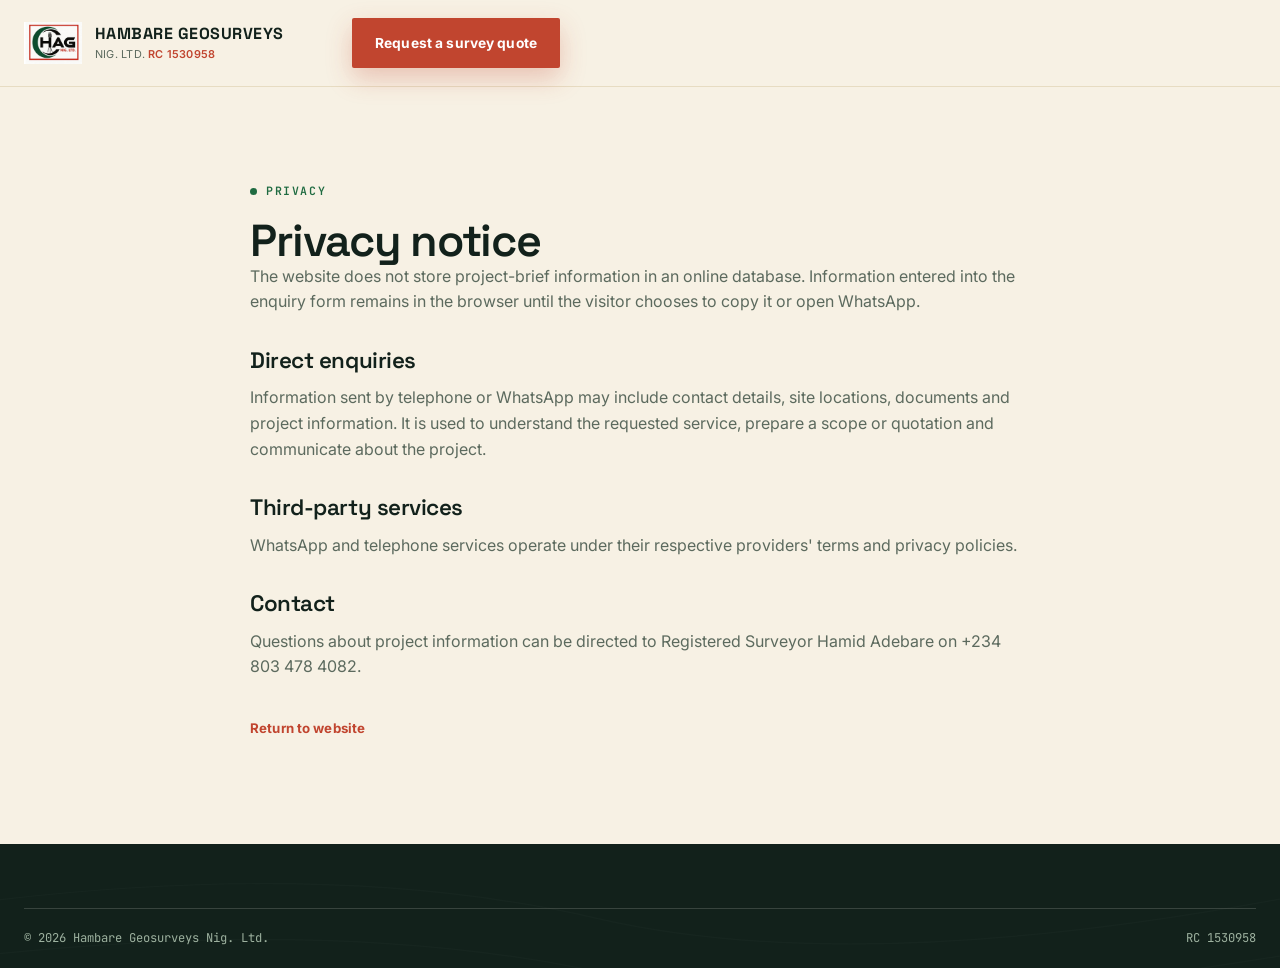
<file: privacy.html>
<!doctype html><html lang="en"><head><meta charset="utf-8"><meta name="viewport" content="width=device-width,initial-scale=1"><title>Privacy | Hambare Geosurveys Nig. Ltd.</title><meta name="theme-color" content="#12211b"><link rel="icon" href="assets/img/favicon.png"><link rel="preconnect" href="https://fonts.googleapis.com"><link rel="preconnect" href="https://fonts.gstatic.com" crossorigin><link rel="stylesheet" href="assets/styles.css"></head><body><header class="site-header"><div class="container nav-wrap"><a class="brand" href="index.html"><img src="assets/img/hag-logo.png" alt="Hambare Geosurveys logo" width="648" height="476"><span><strong>HAMBARE GEOSURVEYS</strong><small>NIG. LTD. <b>RC 1530958</b></small></span></a><a class="button button-primary header-cta" href="index.html#brief">Request a survey quote</a></div></header><main class="legal-page"><div class="container legal-copy"><span class="eyebrow pine">Privacy</span><h1>Privacy notice</h1><p>The website does not store project-brief information in an online database. Information entered into the enquiry form remains in the browser until the visitor chooses to copy it or open WhatsApp.</p><h2>Direct enquiries</h2><p>Information sent by telephone or WhatsApp may include contact details, site locations, documents and project information. It is used to understand the requested service, prepare a scope or quotation and communicate about the project.</p><h2>Third-party services</h2><p>WhatsApp and telephone services operate under their respective providers' terms and privacy policies.</p><h2>Contact</h2><p>Questions about project information can be directed to Registered Surveyor Hamid Adebare on <a href="tel:+2348034784082">+234 803 478 4082</a>.</p><a class="button button-secondary text-link" href="index.html">Return to website</a></div></main><footer><div class="container footer-bottom"><span>© 2026 Hambare Geosurveys Nig. Ltd.</span><span>RC 1530958</span></div></footer></body></html>
</file>
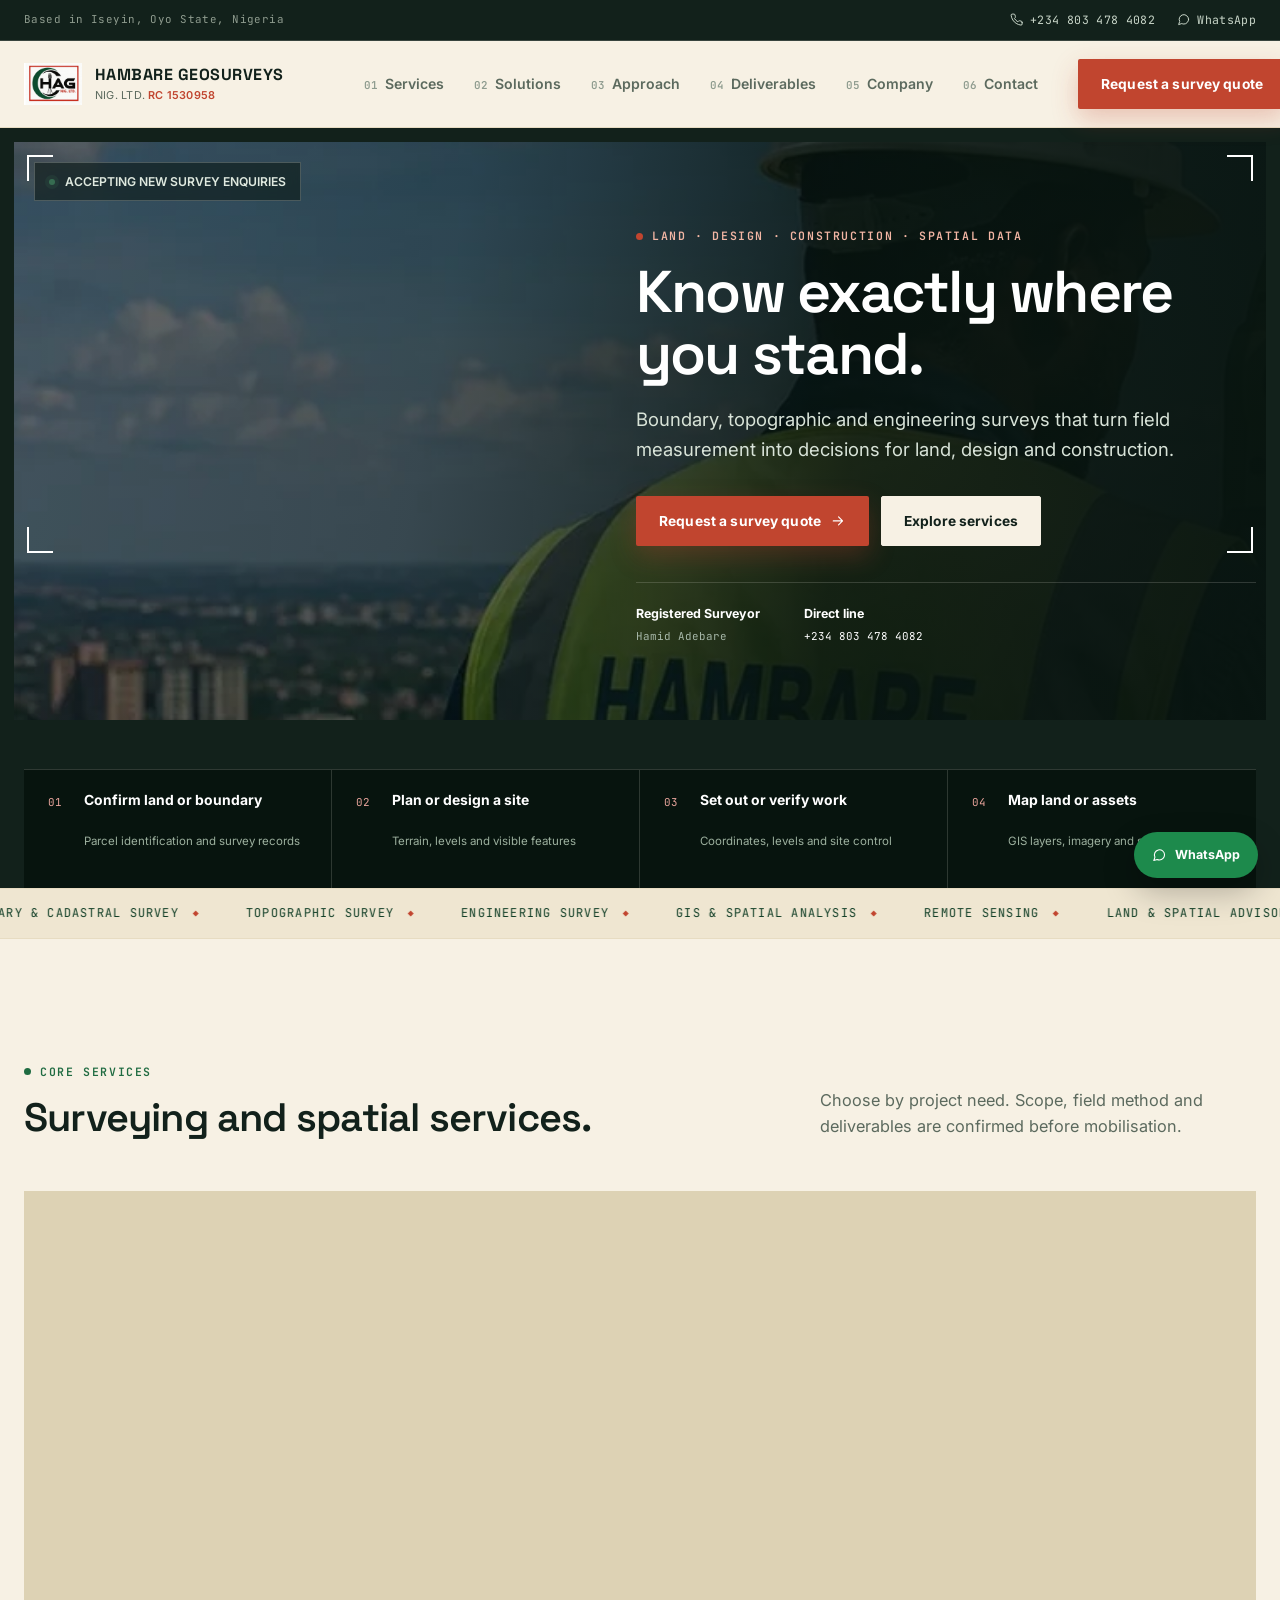
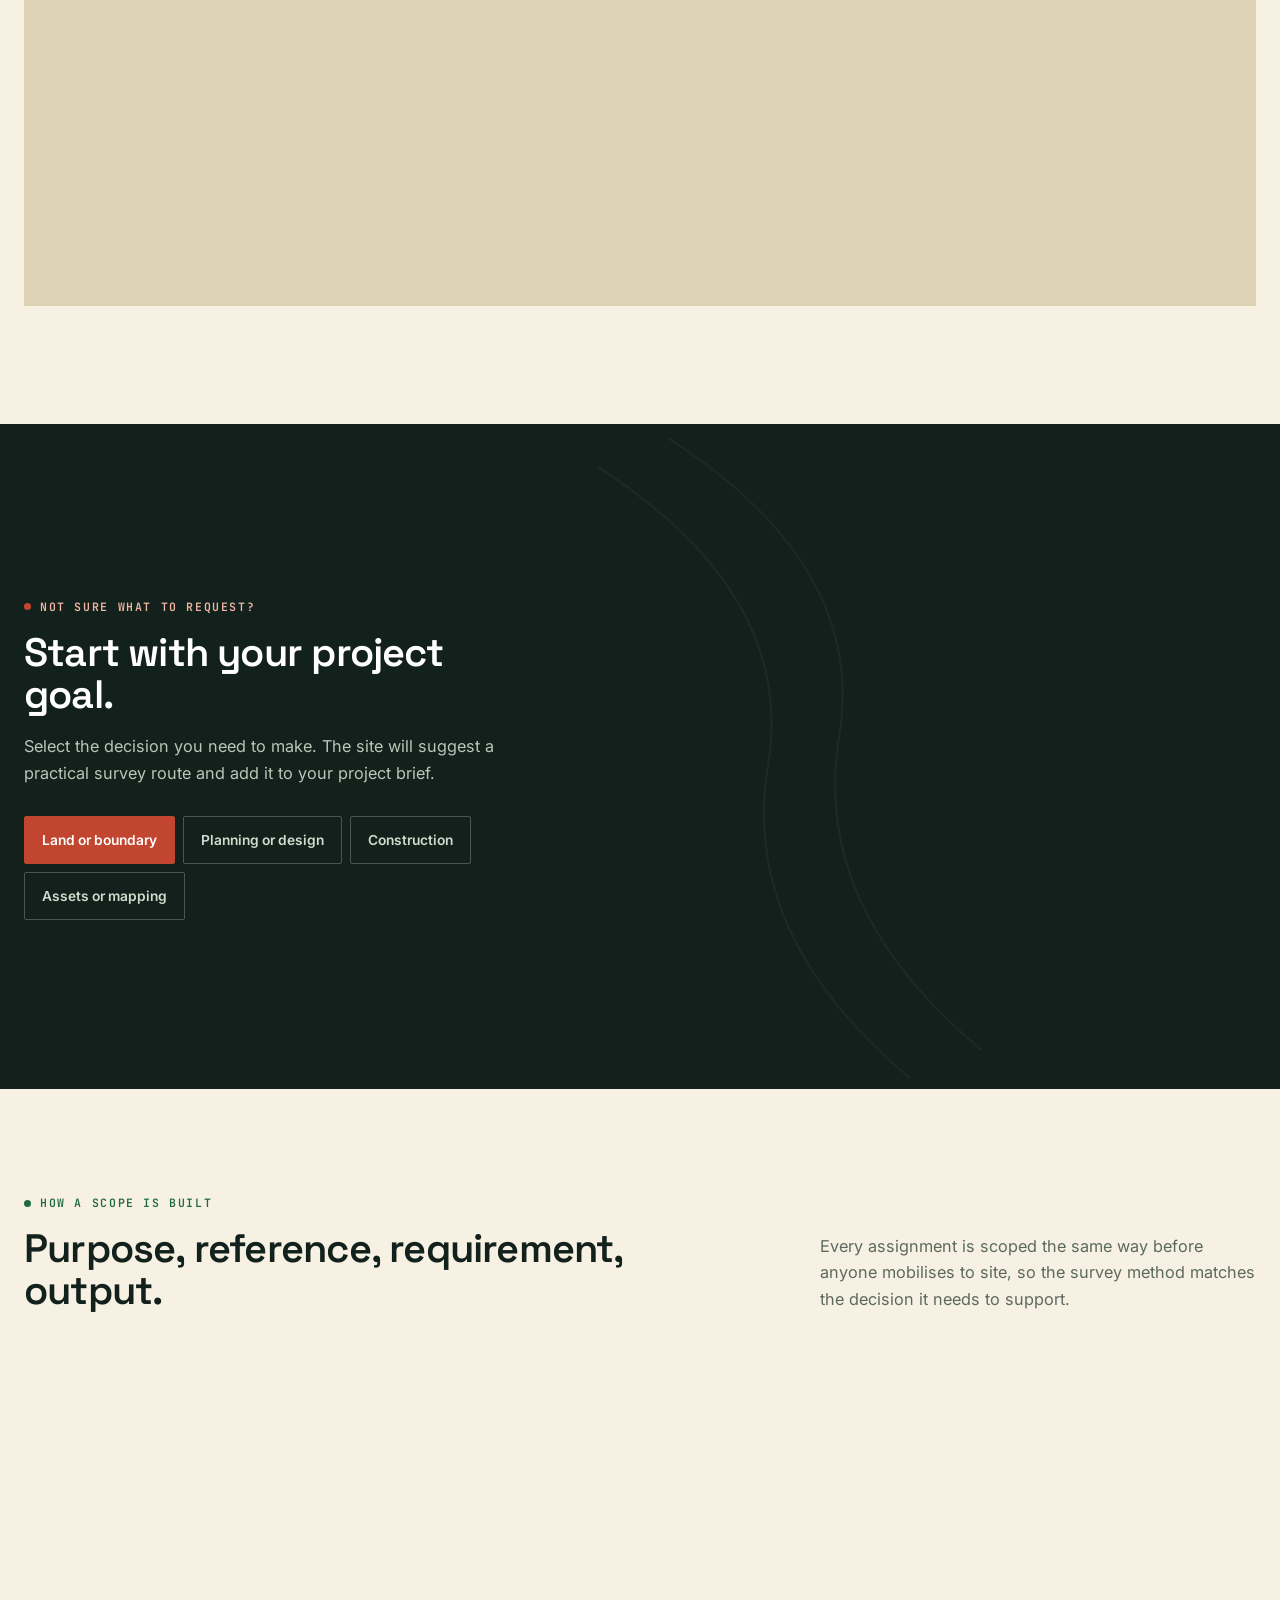
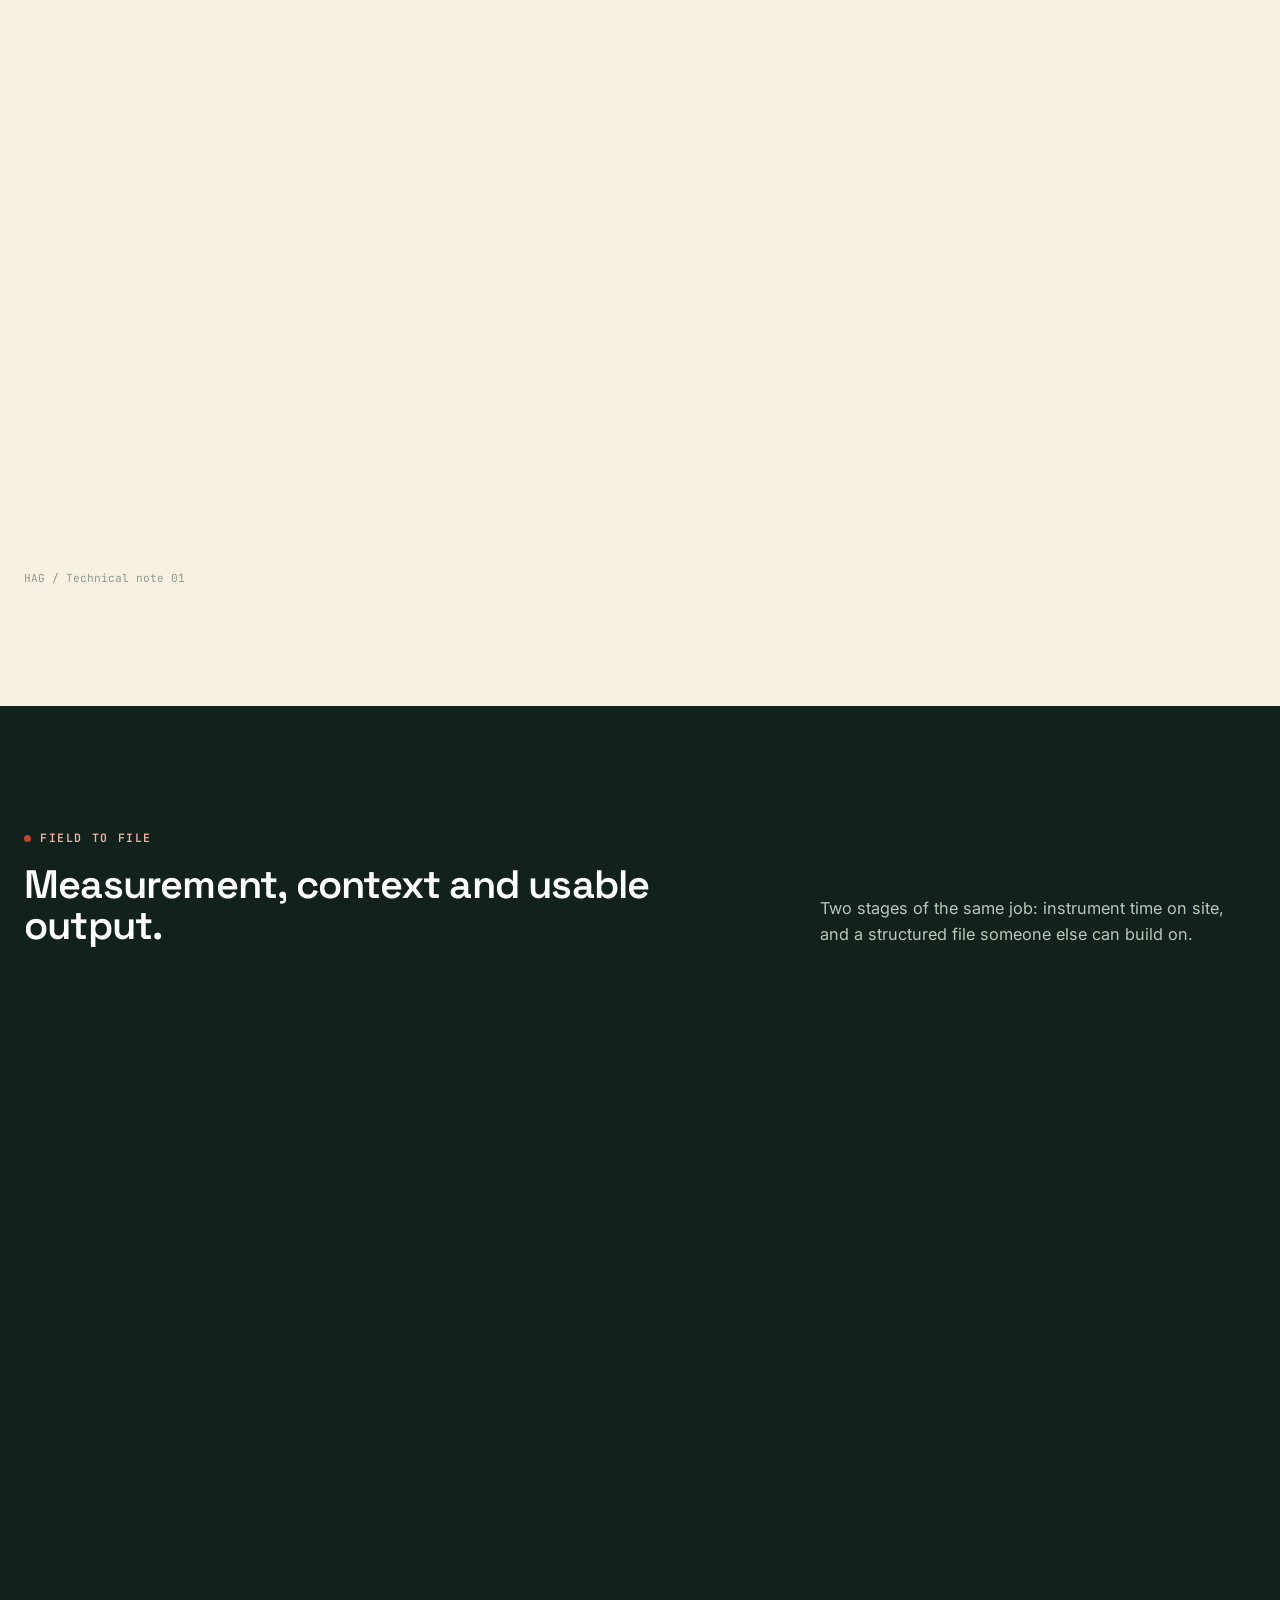
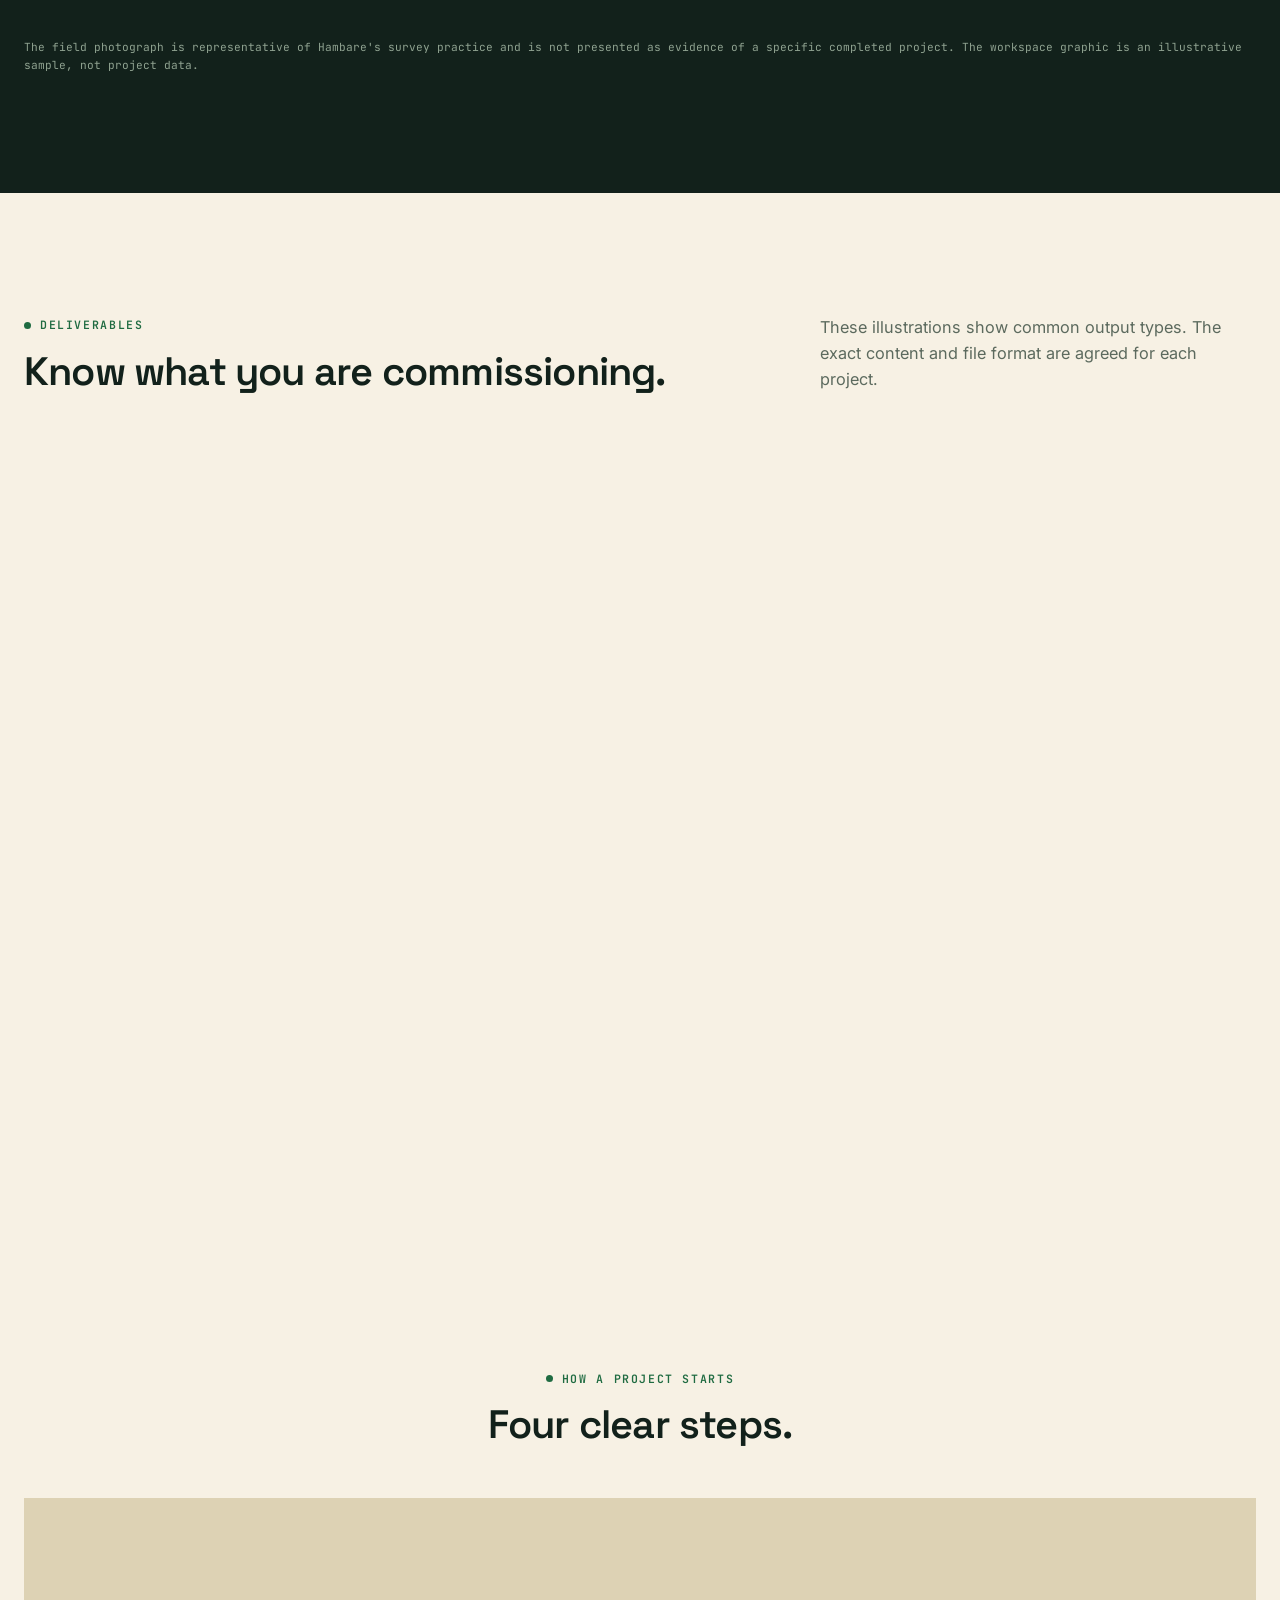
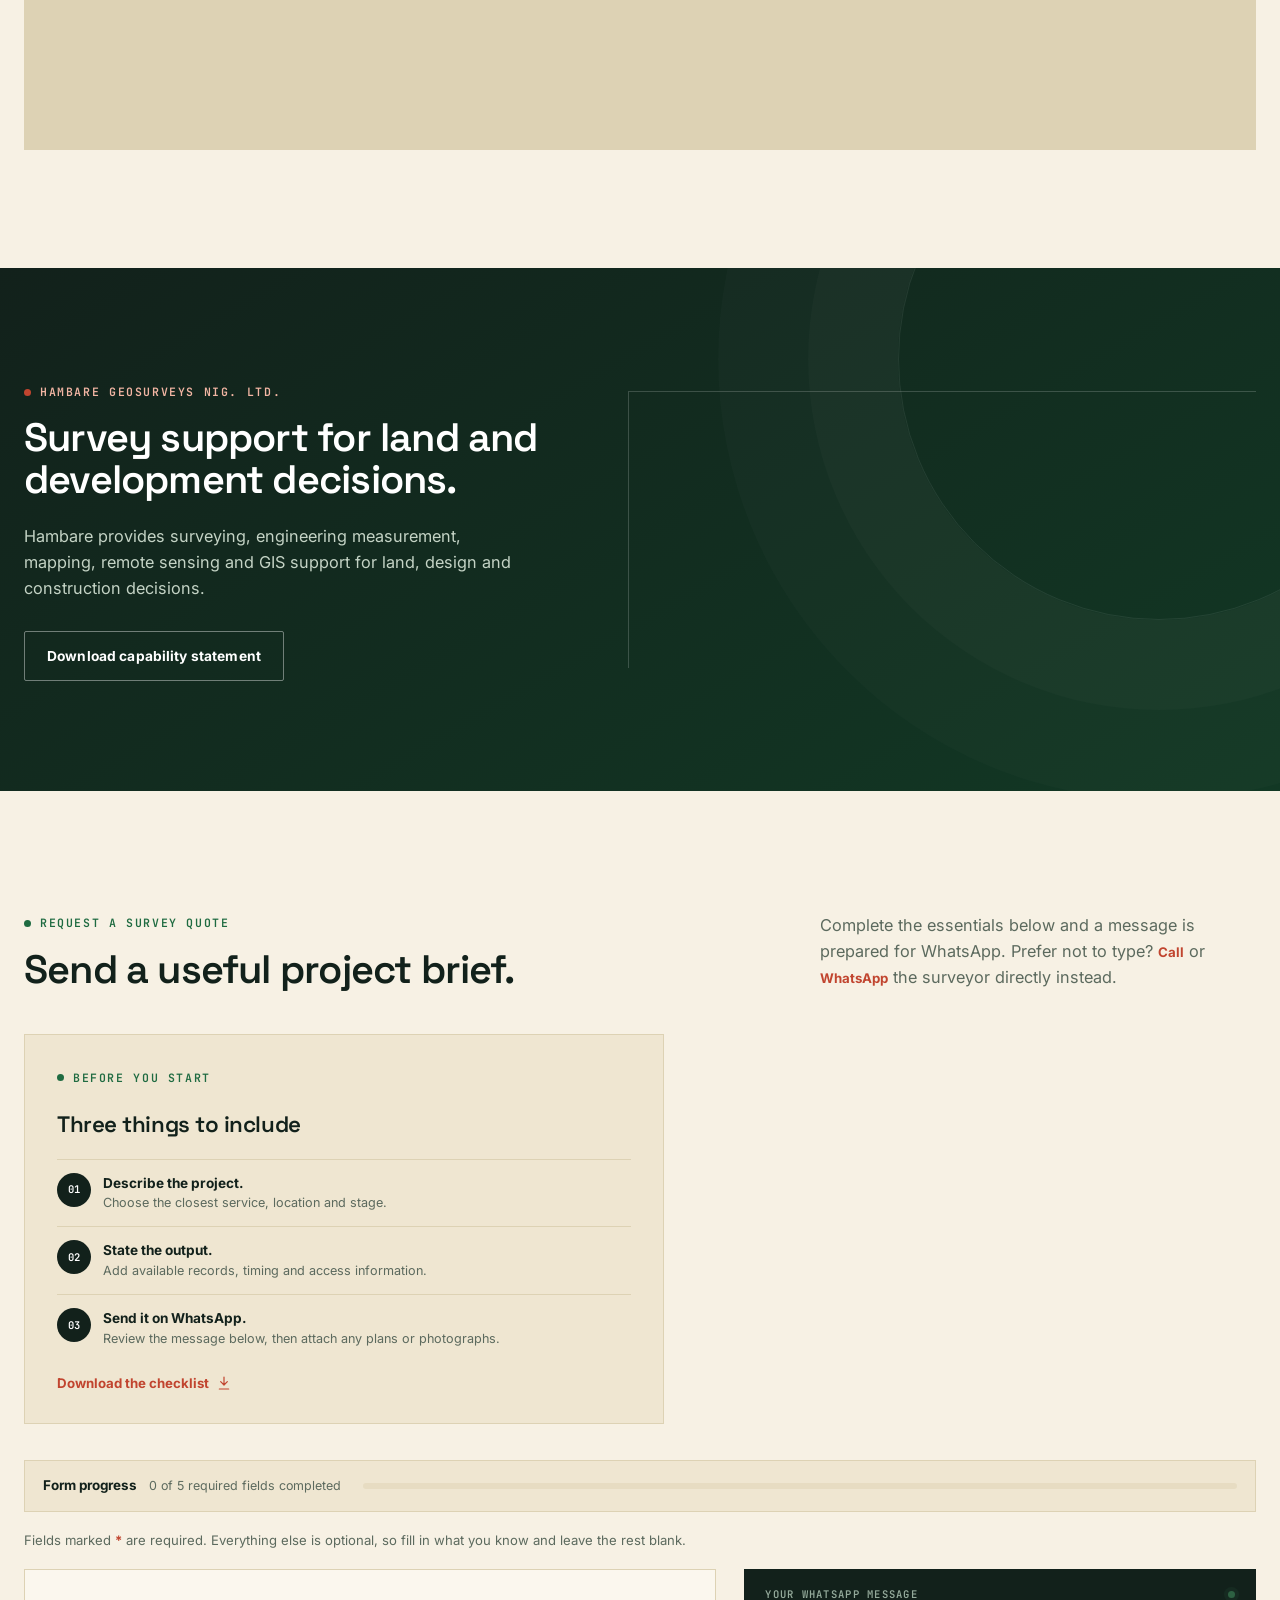
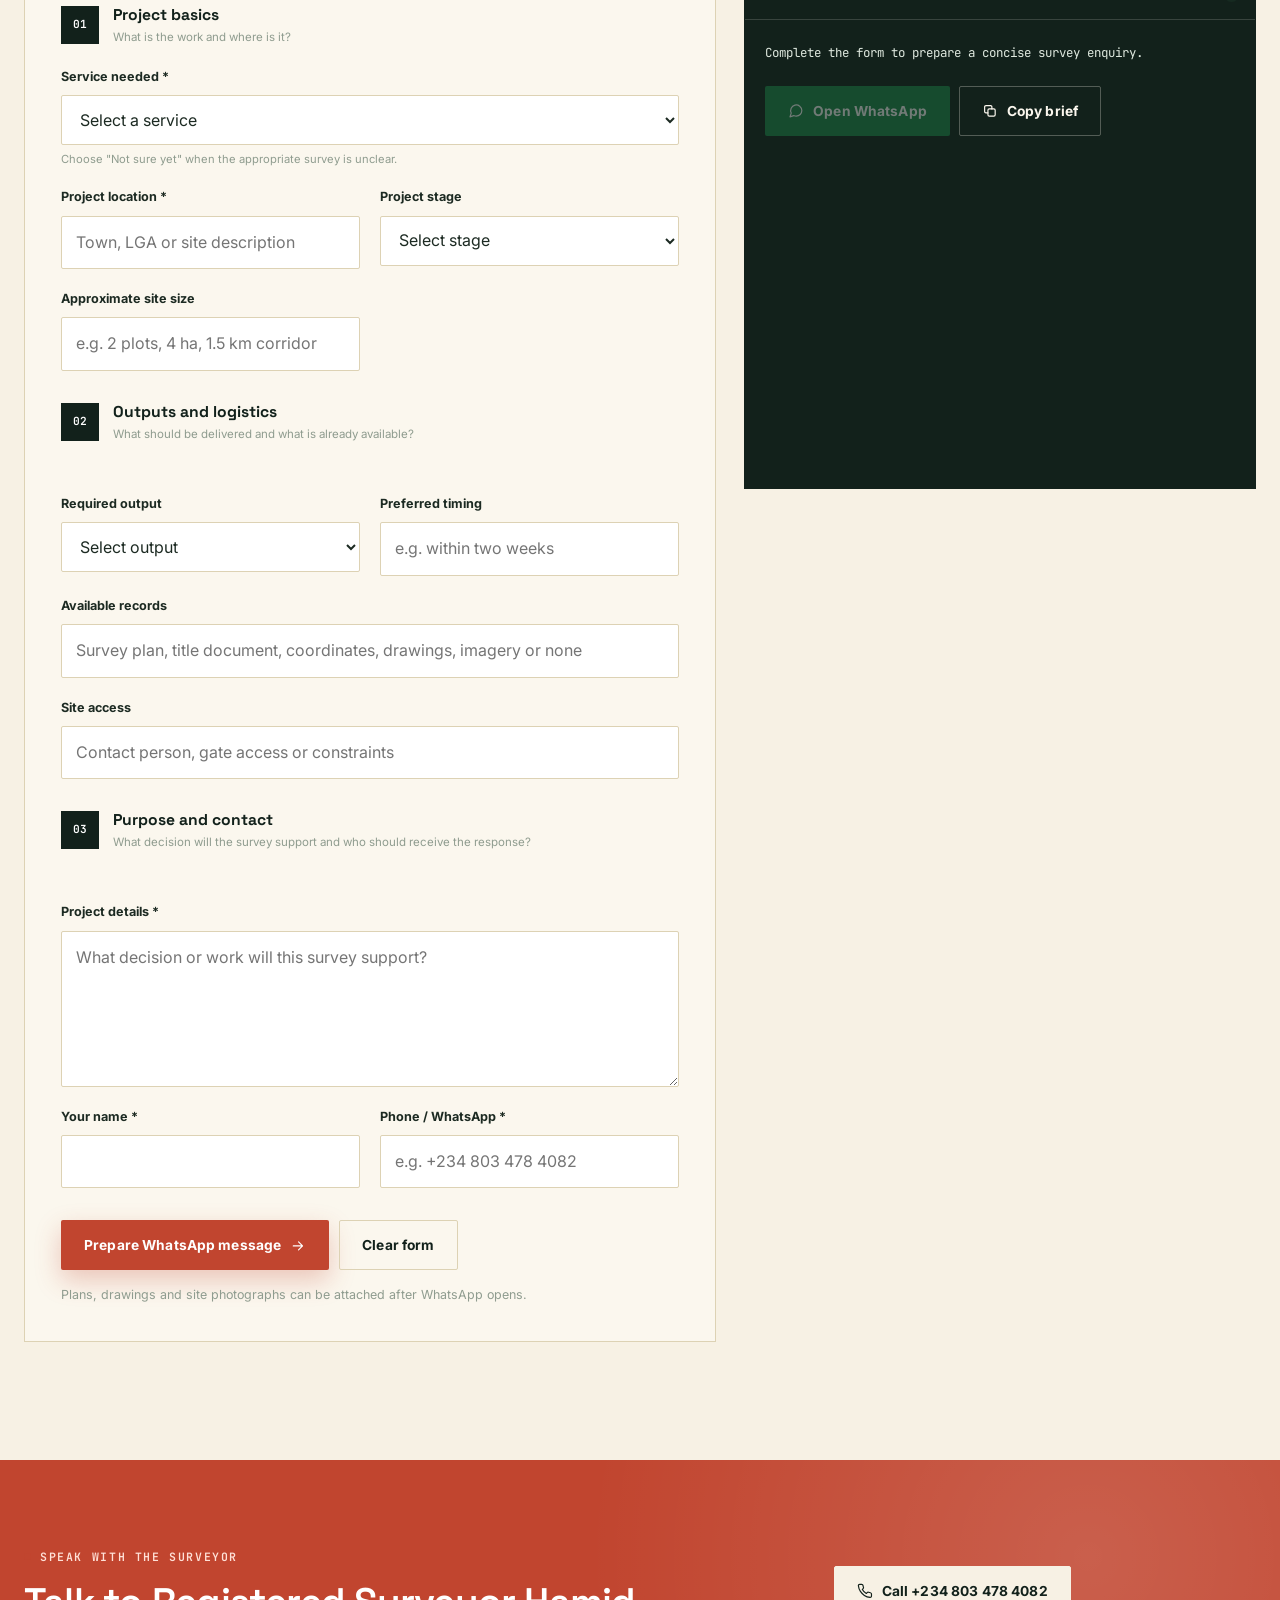
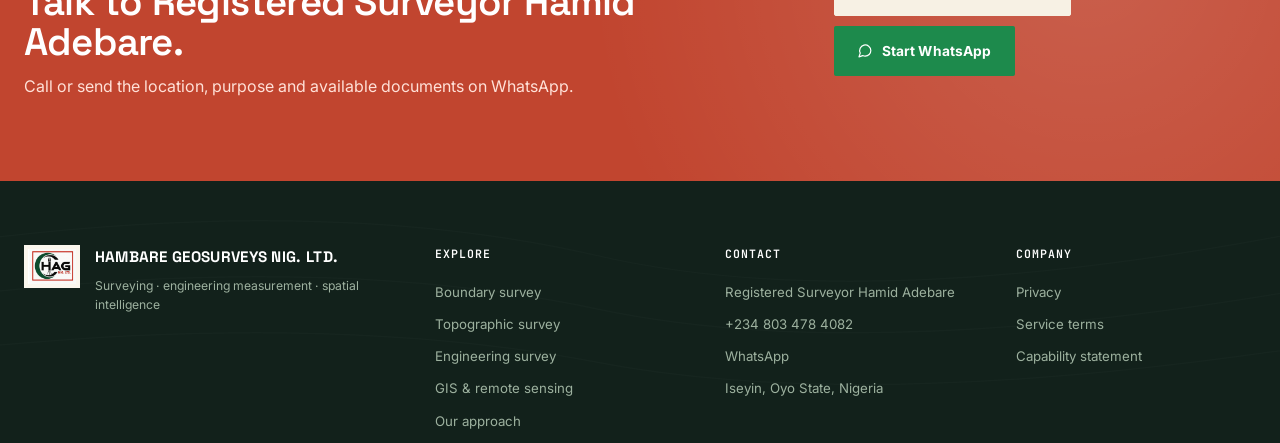
<file: resources.html>
<!doctype html><html lang="en"><head><meta charset="utf-8"><meta http-equiv="refresh" content="0;url=index.html#deliverables"><meta name="viewport" content="width=device-width,initial-scale=1"><title>Deliverables | Hambare Geosurveys</title></head><body><p><a href="index.html#deliverables">Continue to deliverables</a></p></body></html>
</file>
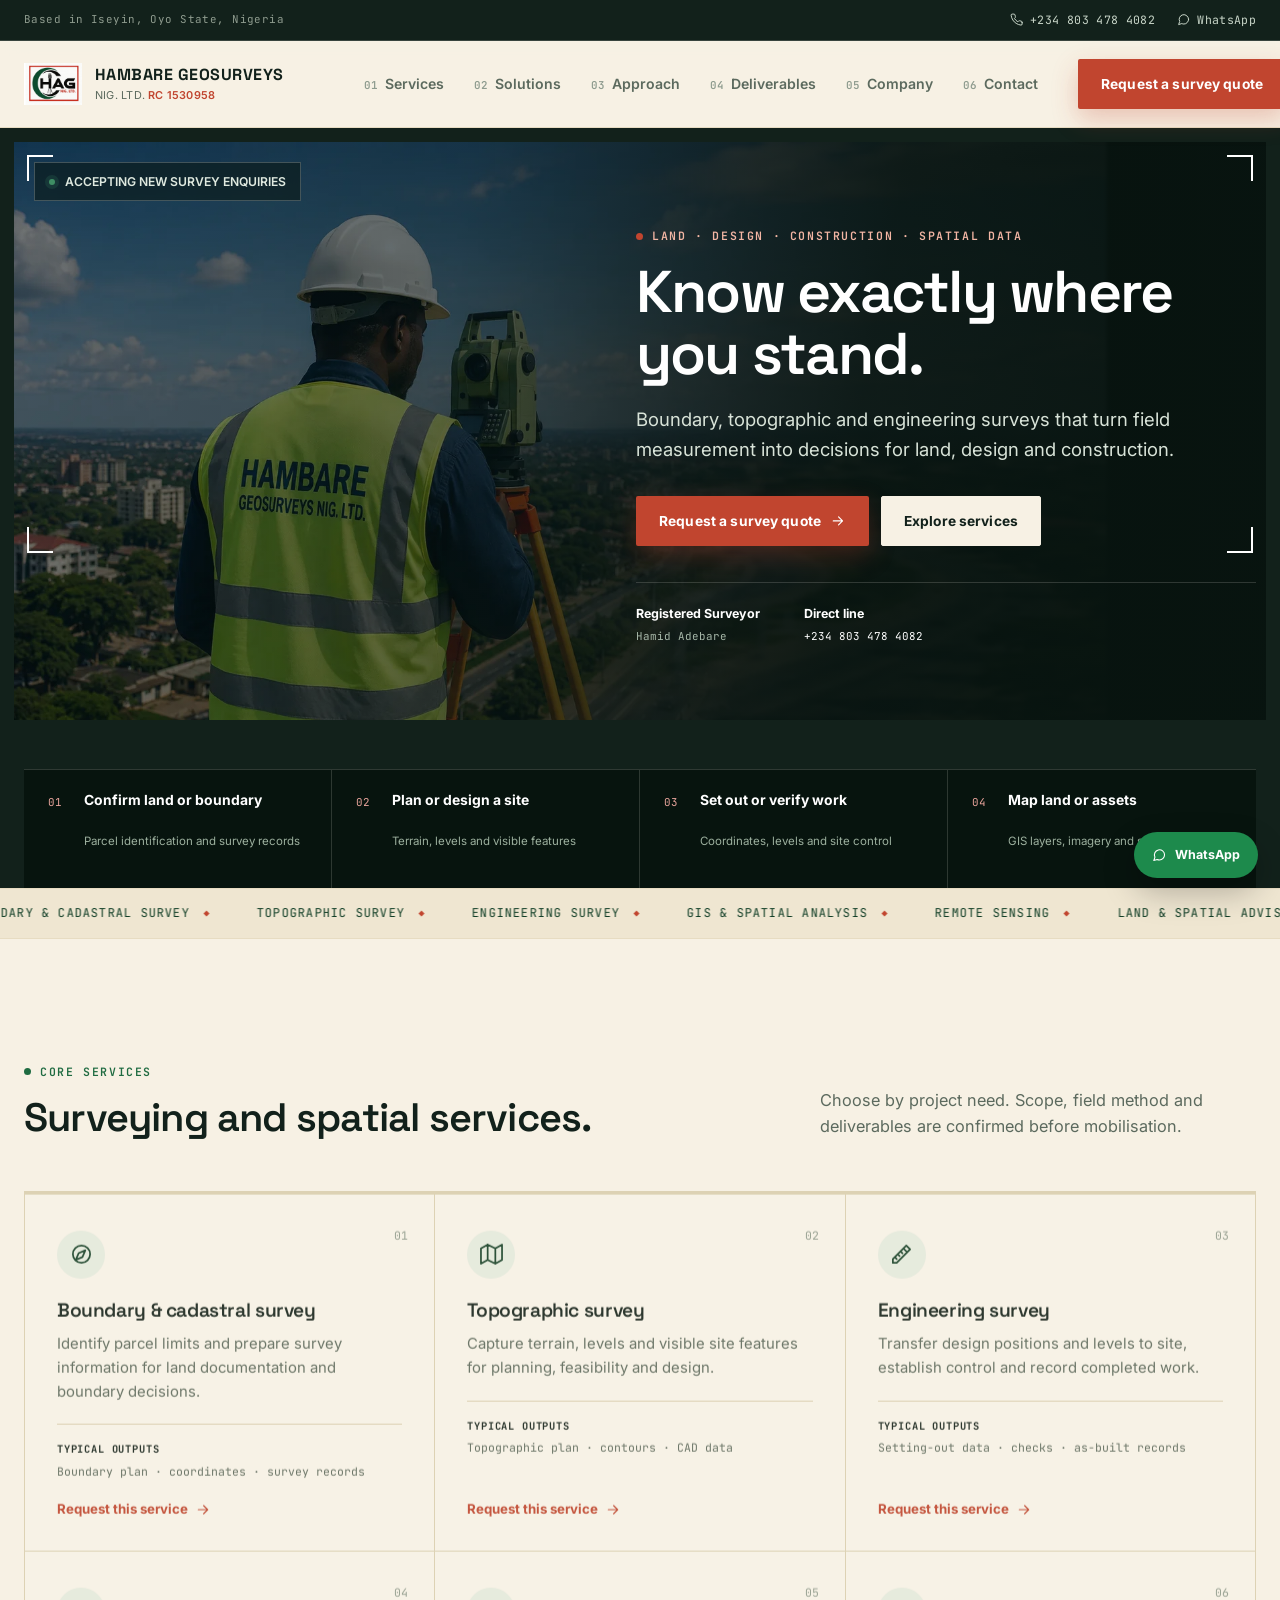
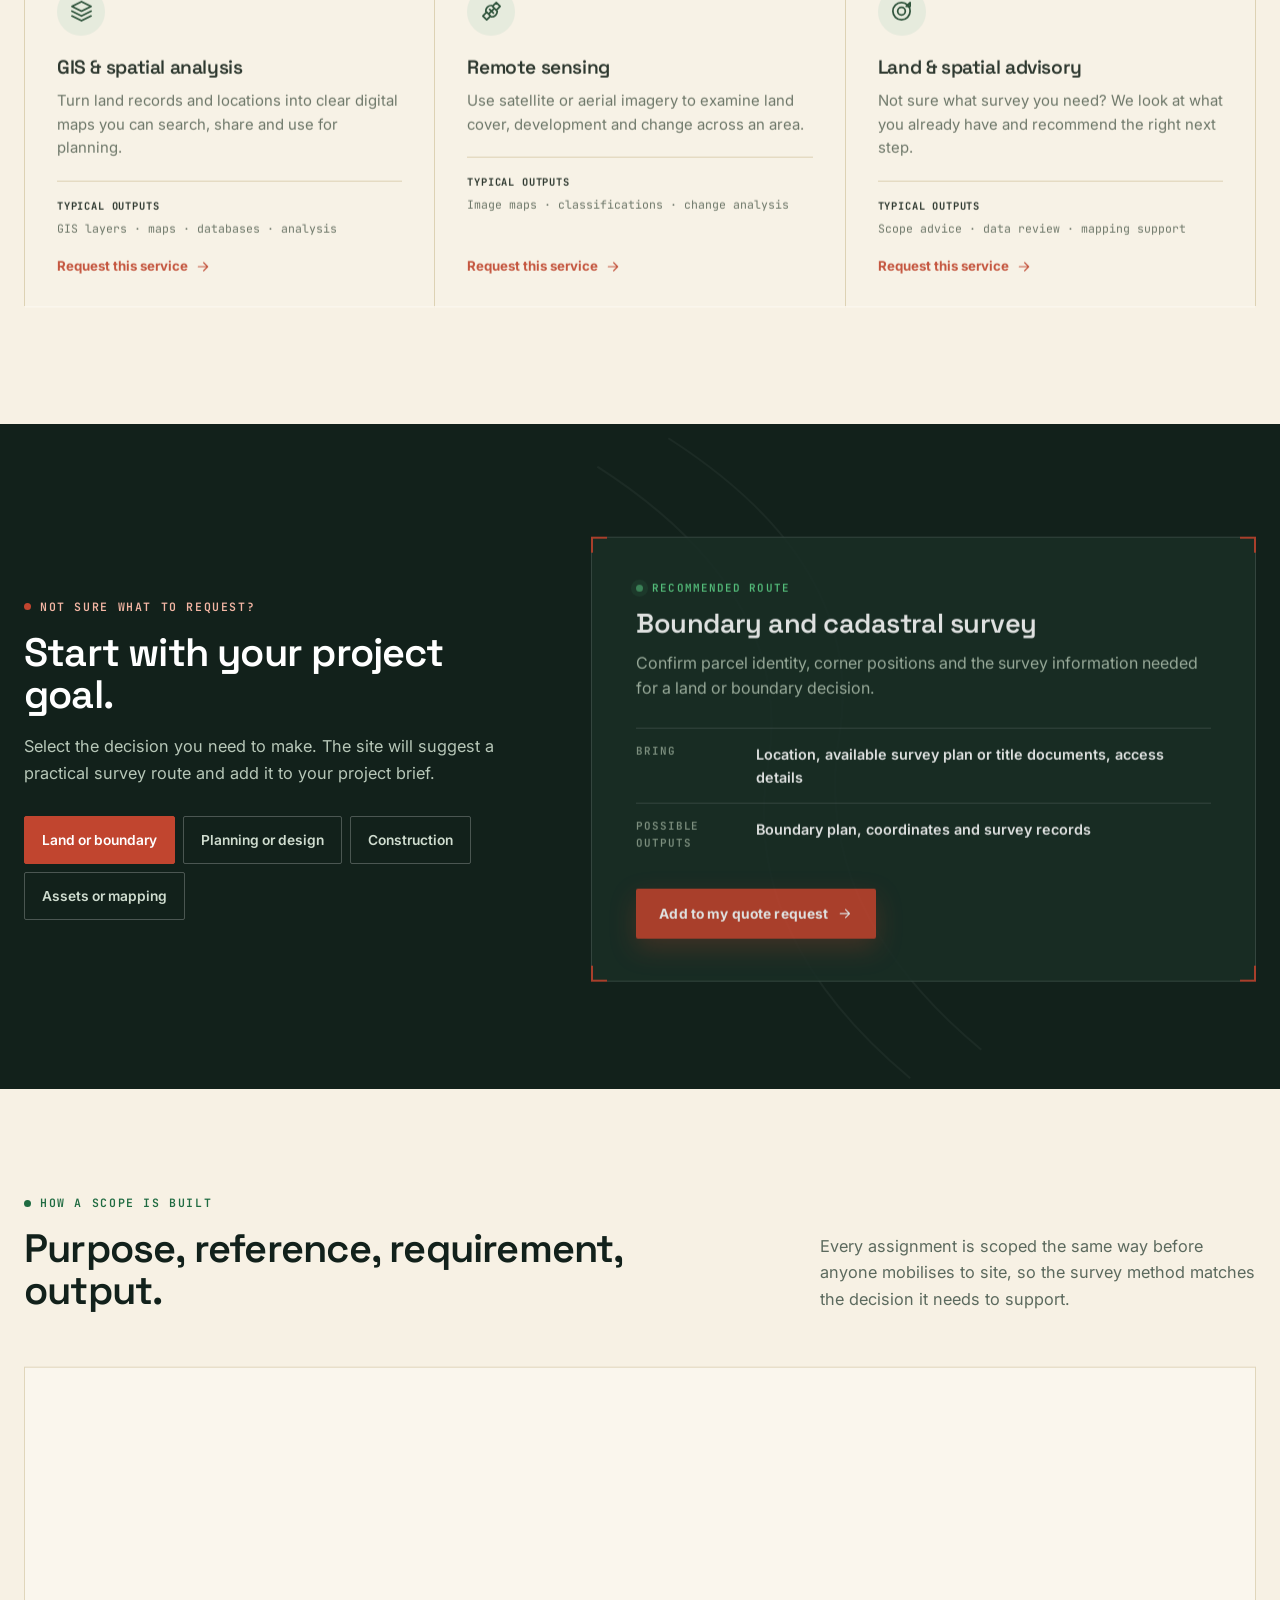
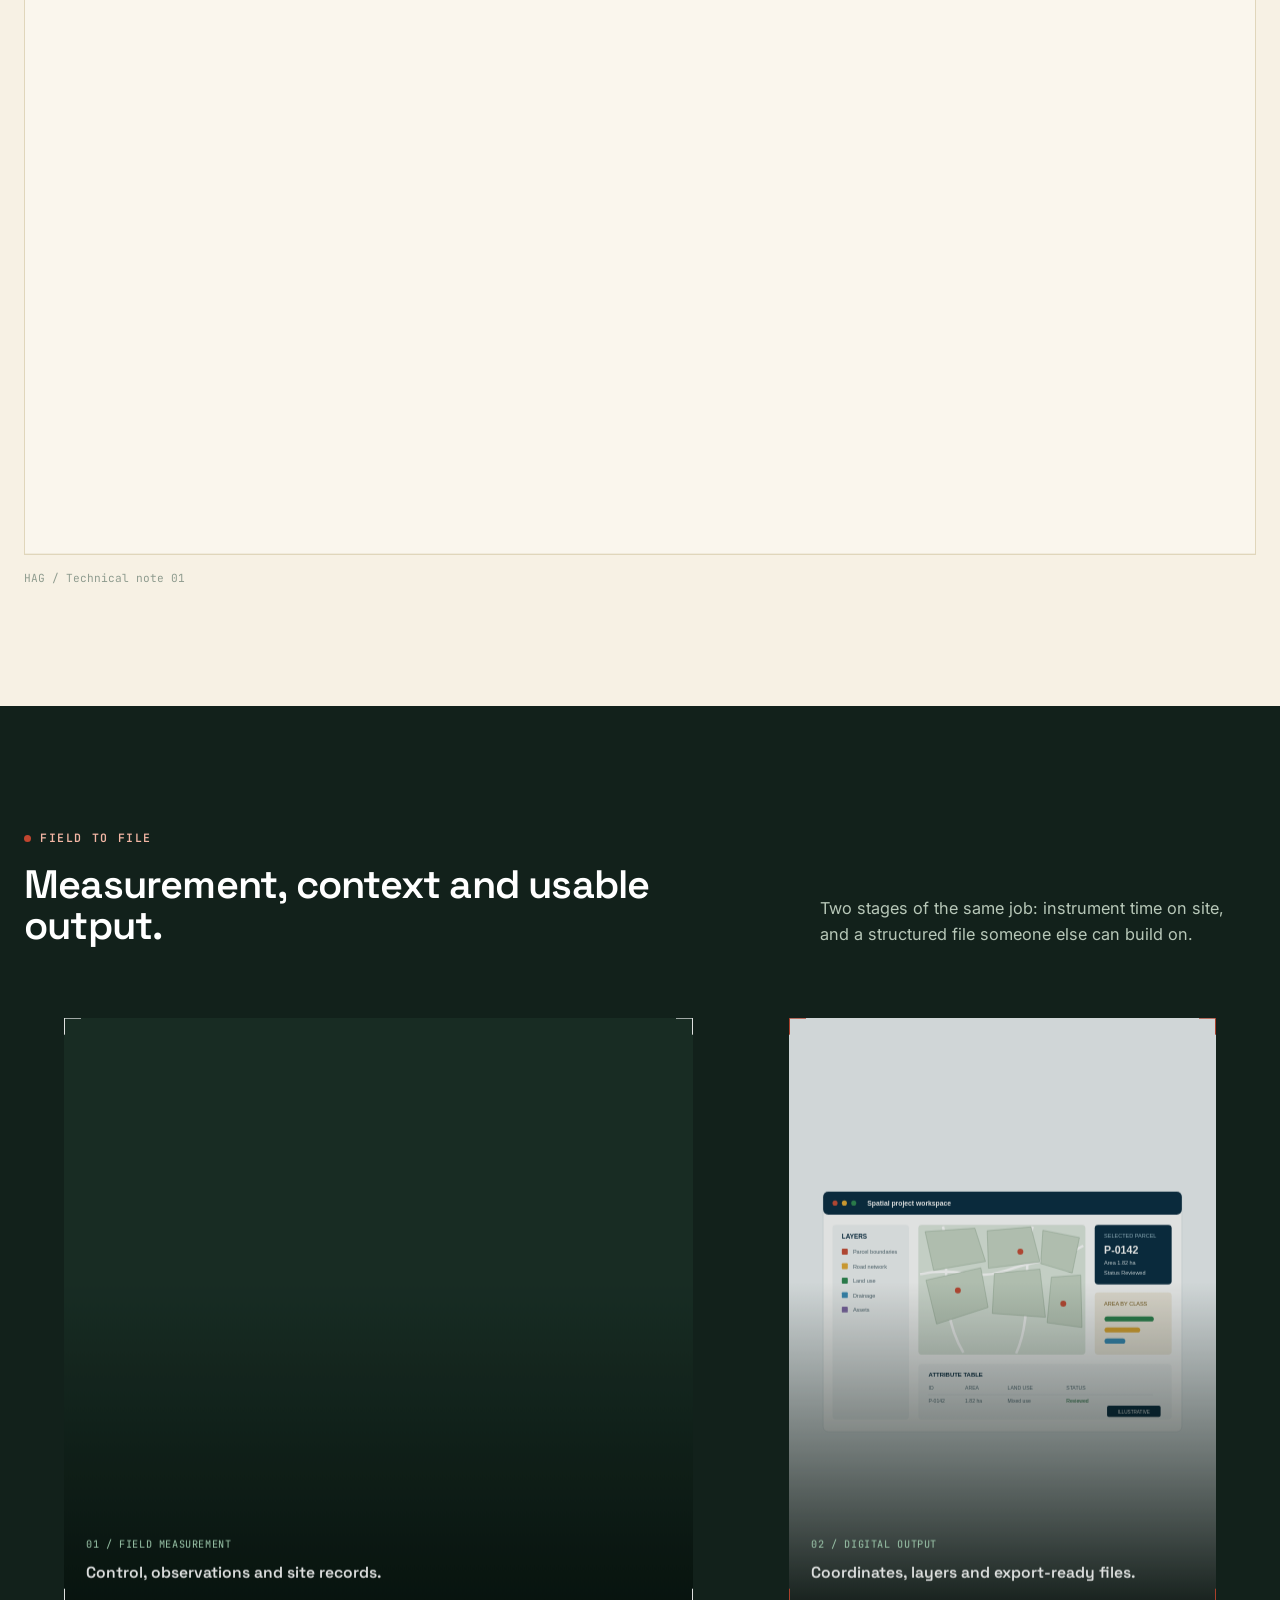
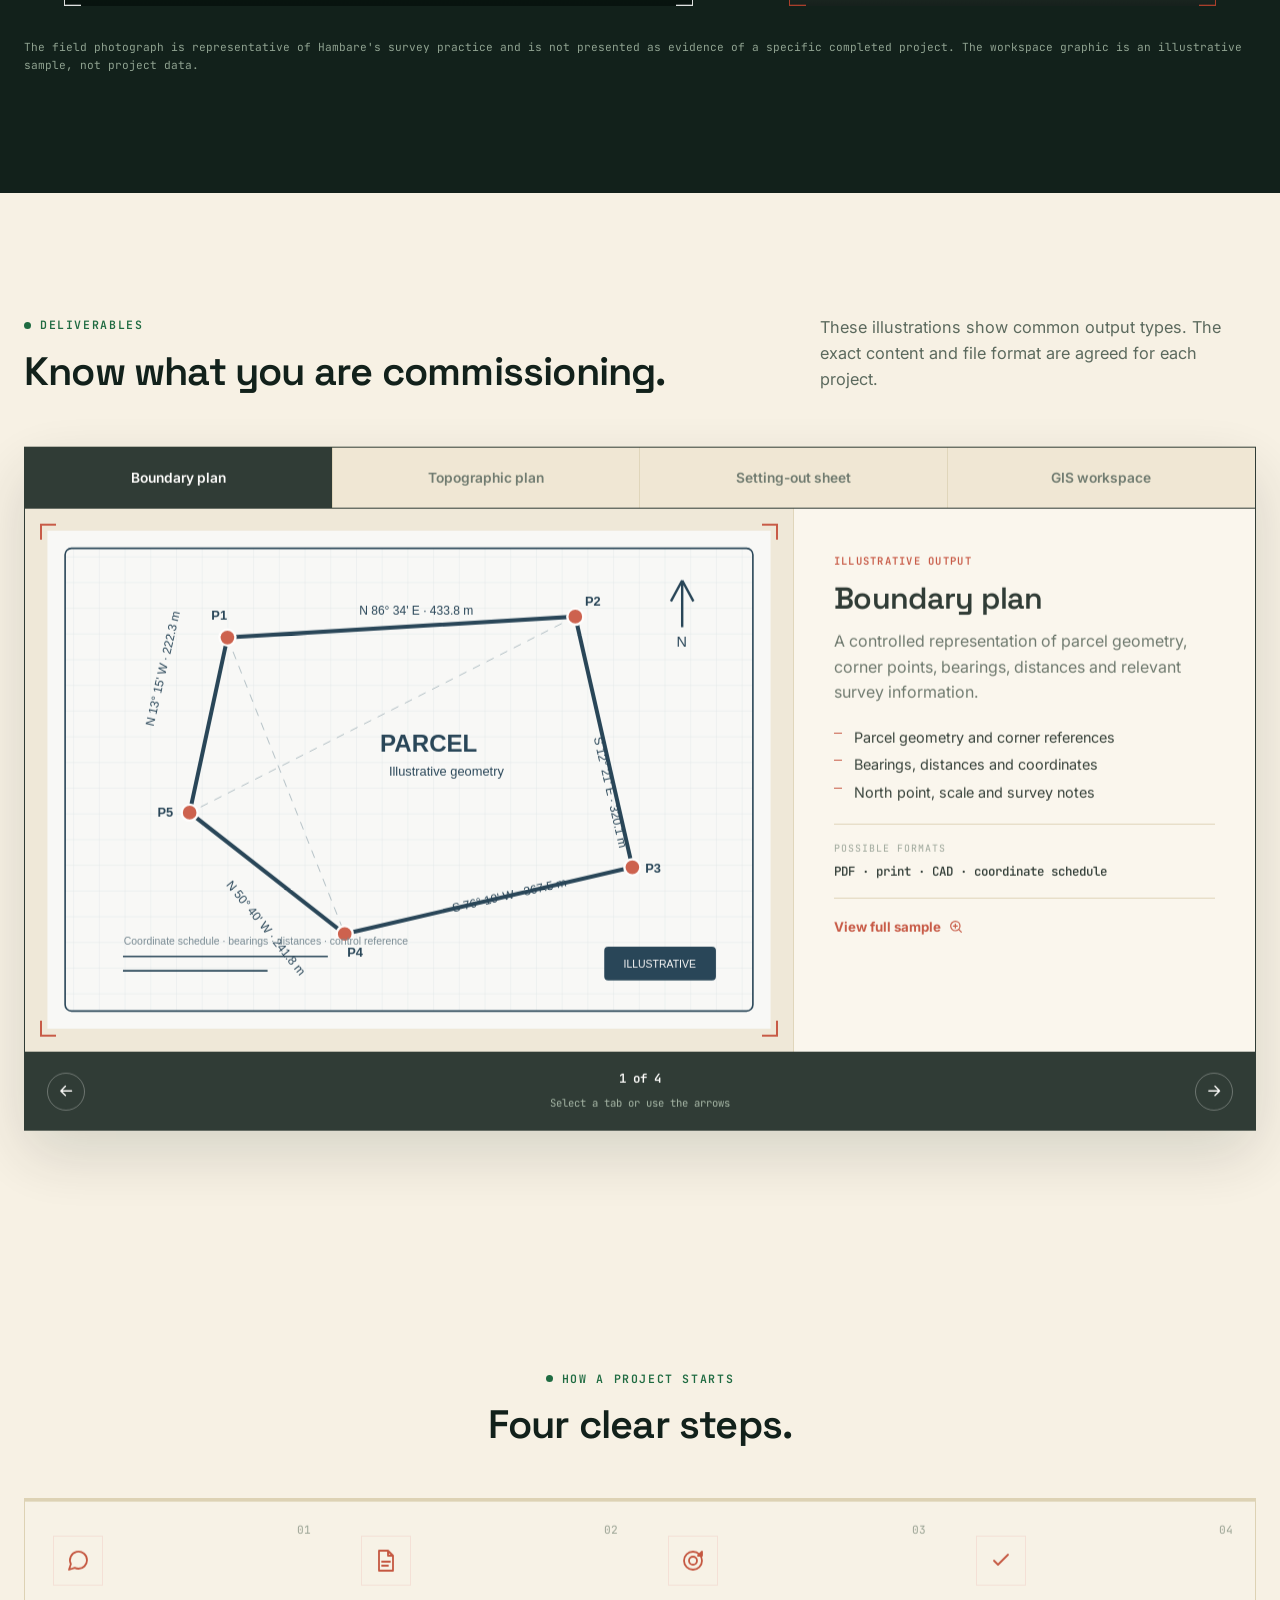
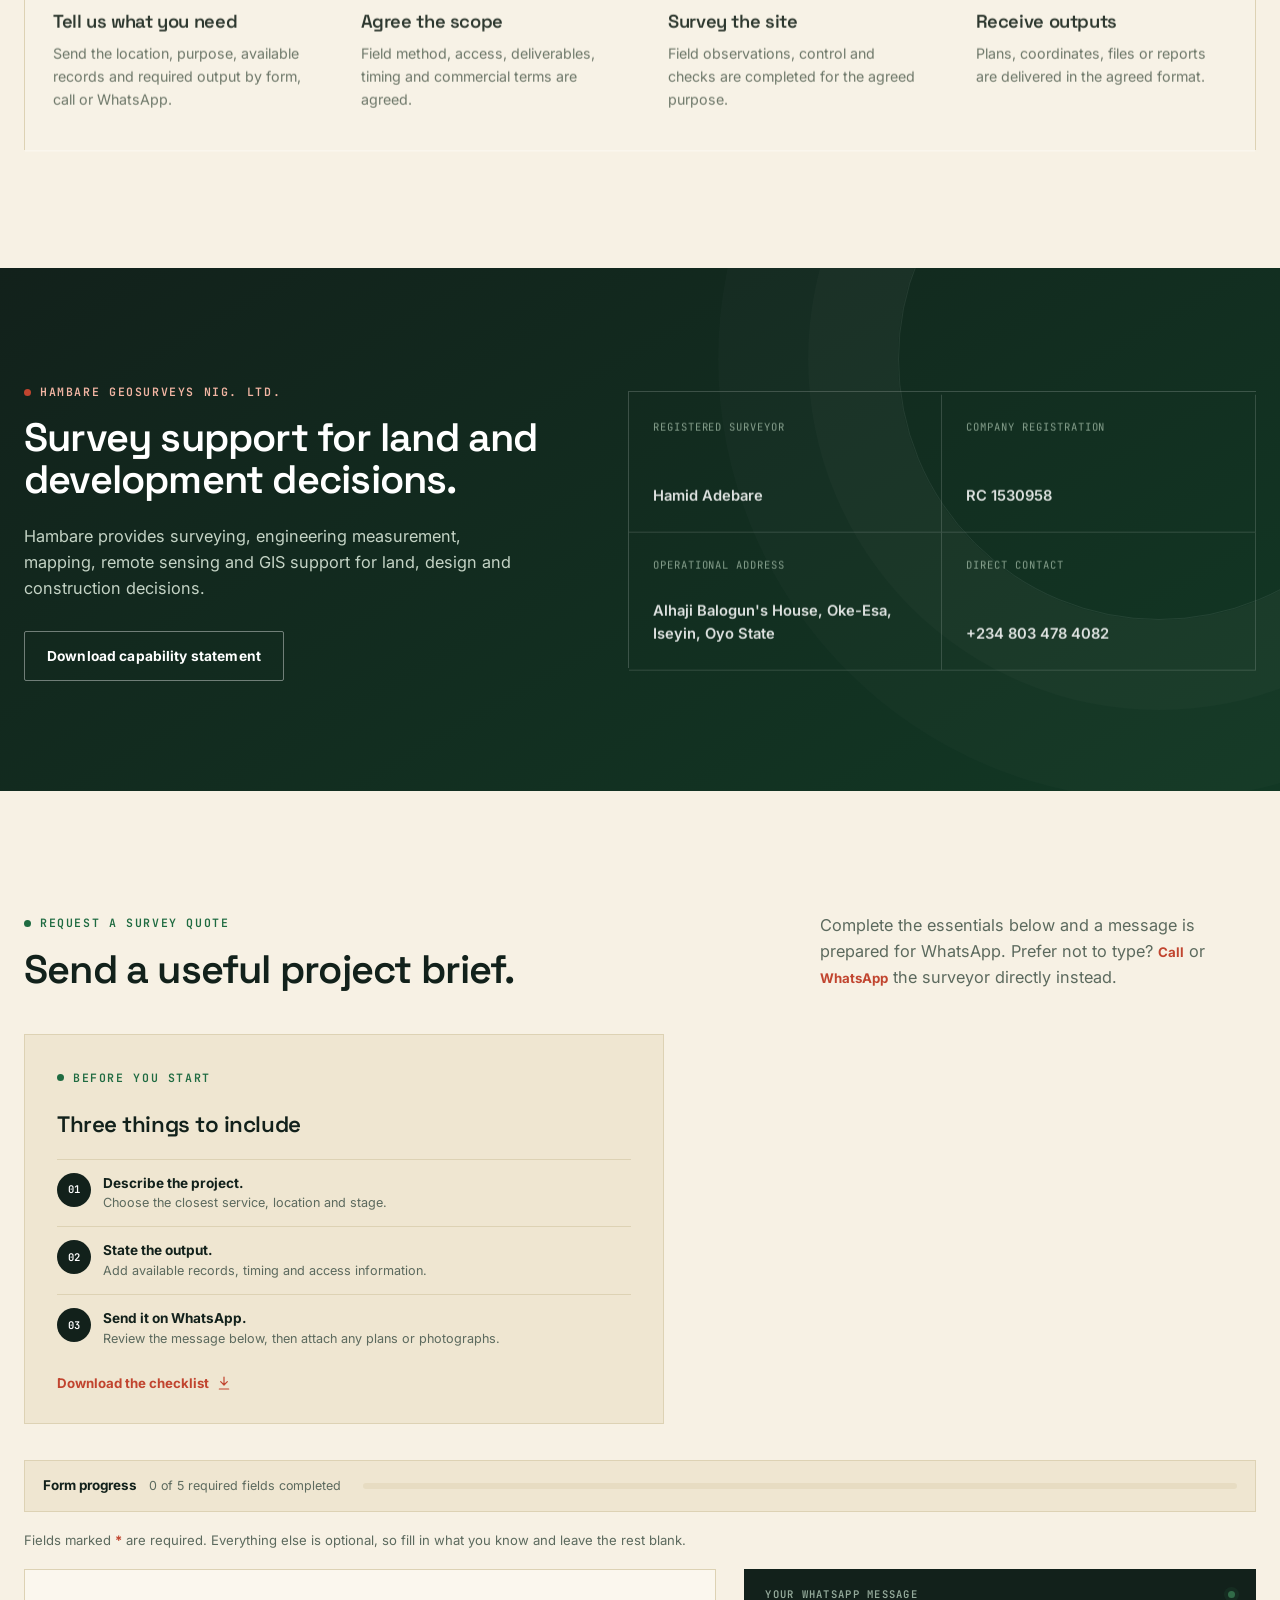
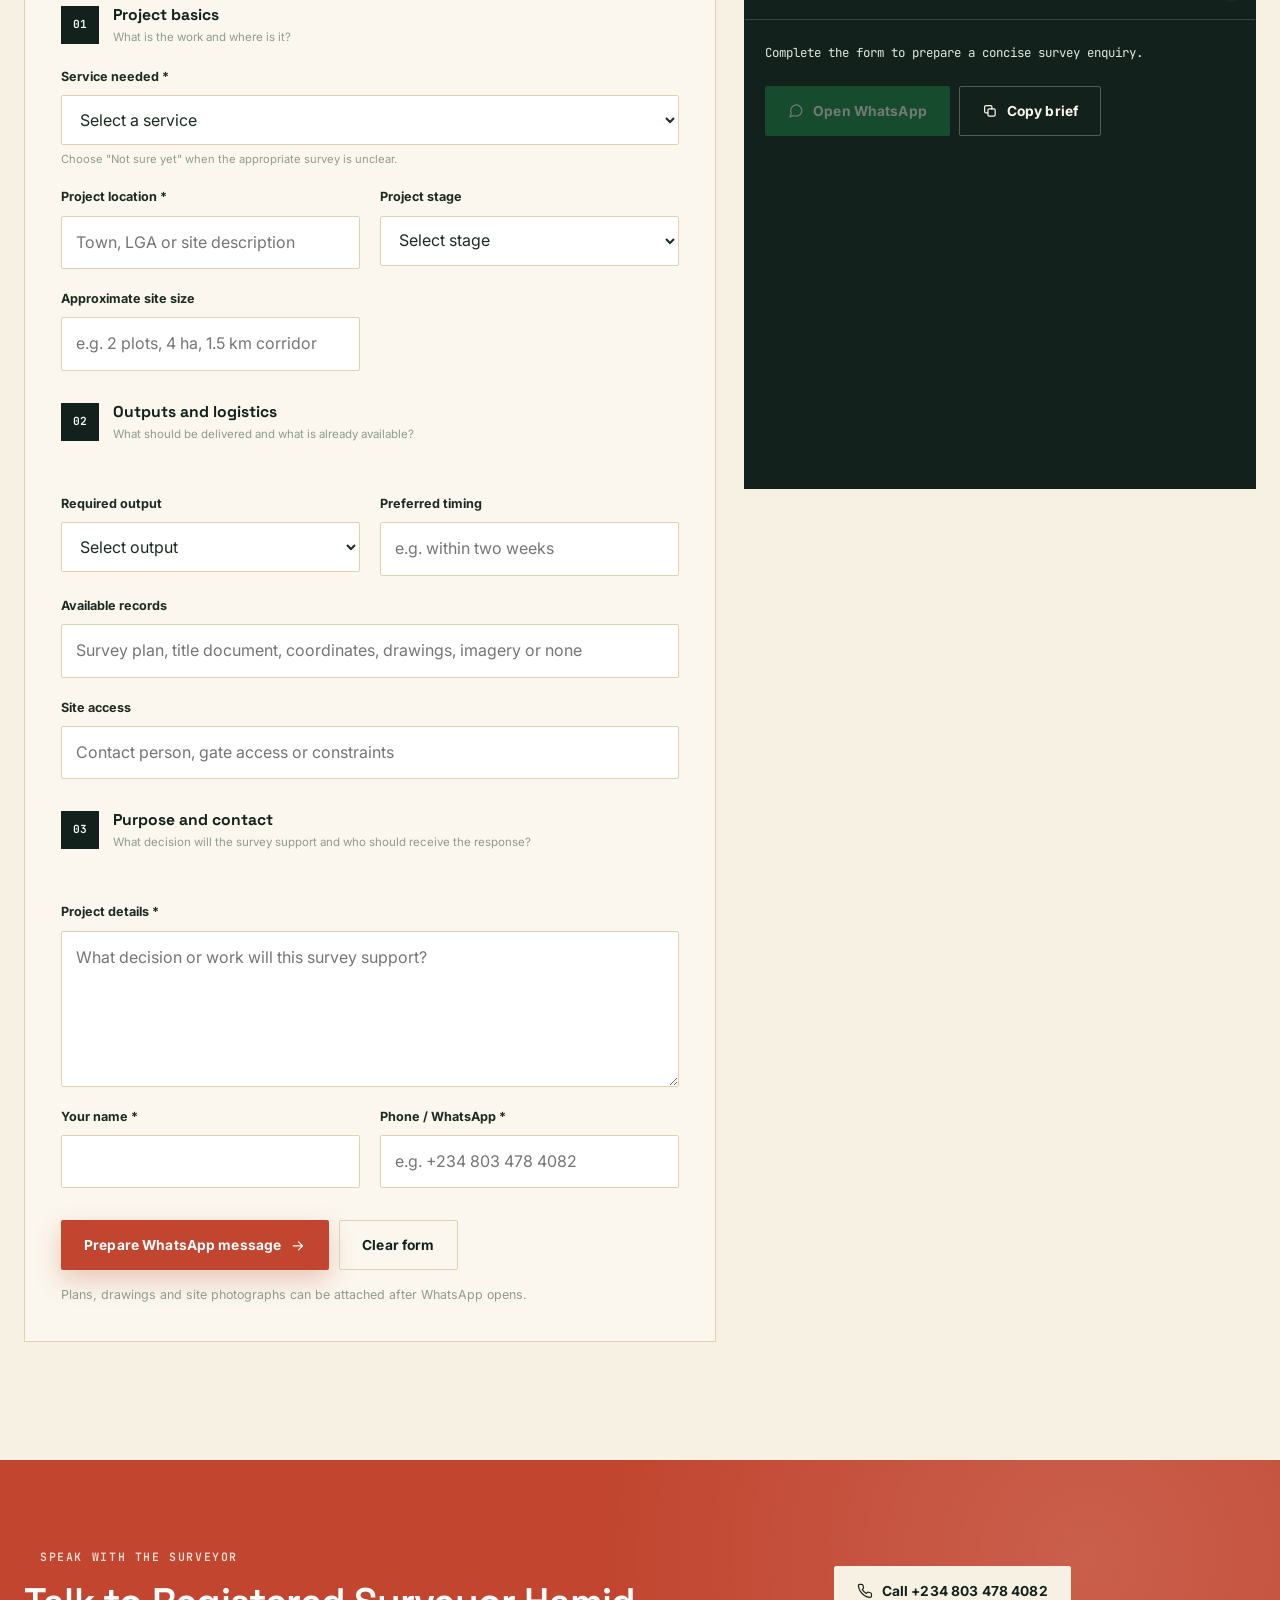
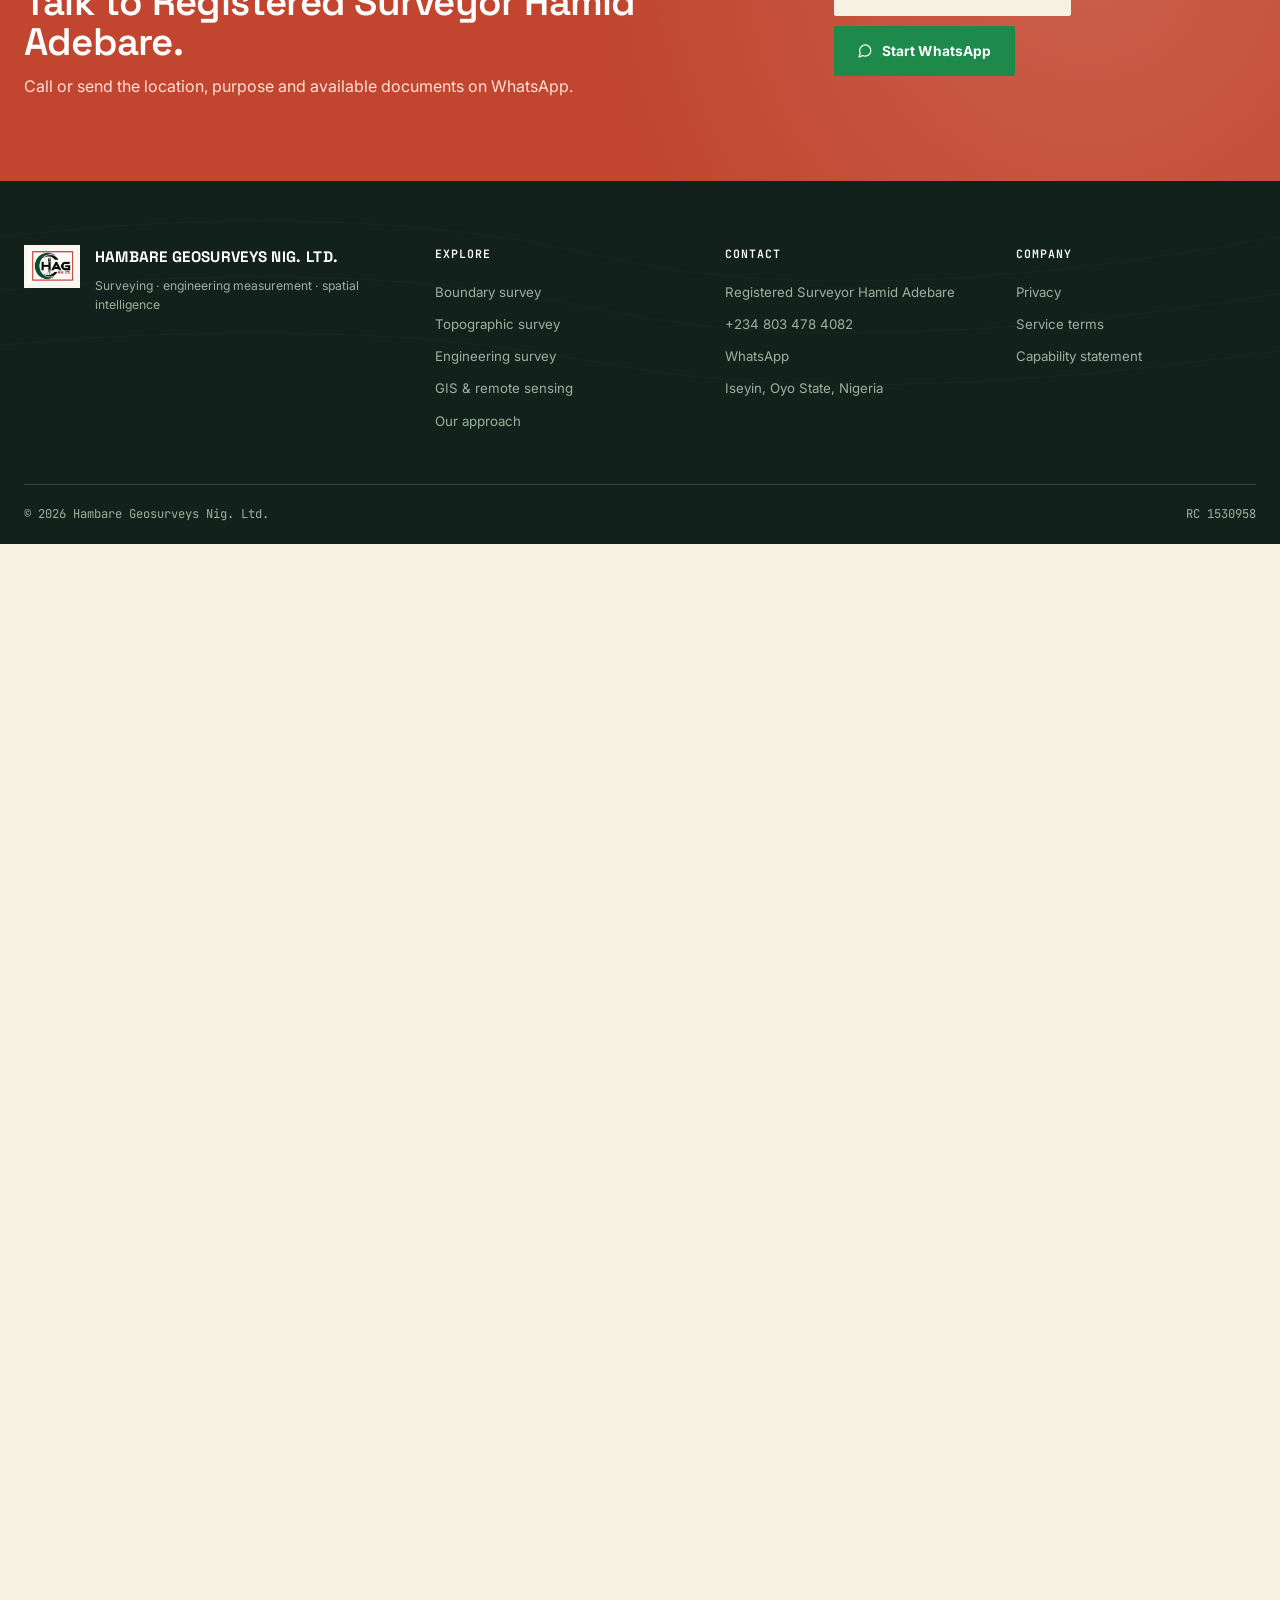
<file: sectors.html>
<!doctype html><html lang="en"><head><meta charset="utf-8"><meta http-equiv="refresh" content="0;url=index.html#solutions"><meta name="viewport" content="width=device-width,initial-scale=1"><title>Solutions | Hambare Geosurveys</title></head><body><p><a href="index.html#solutions">Continue to project solutions</a></p></body></html>
</file>
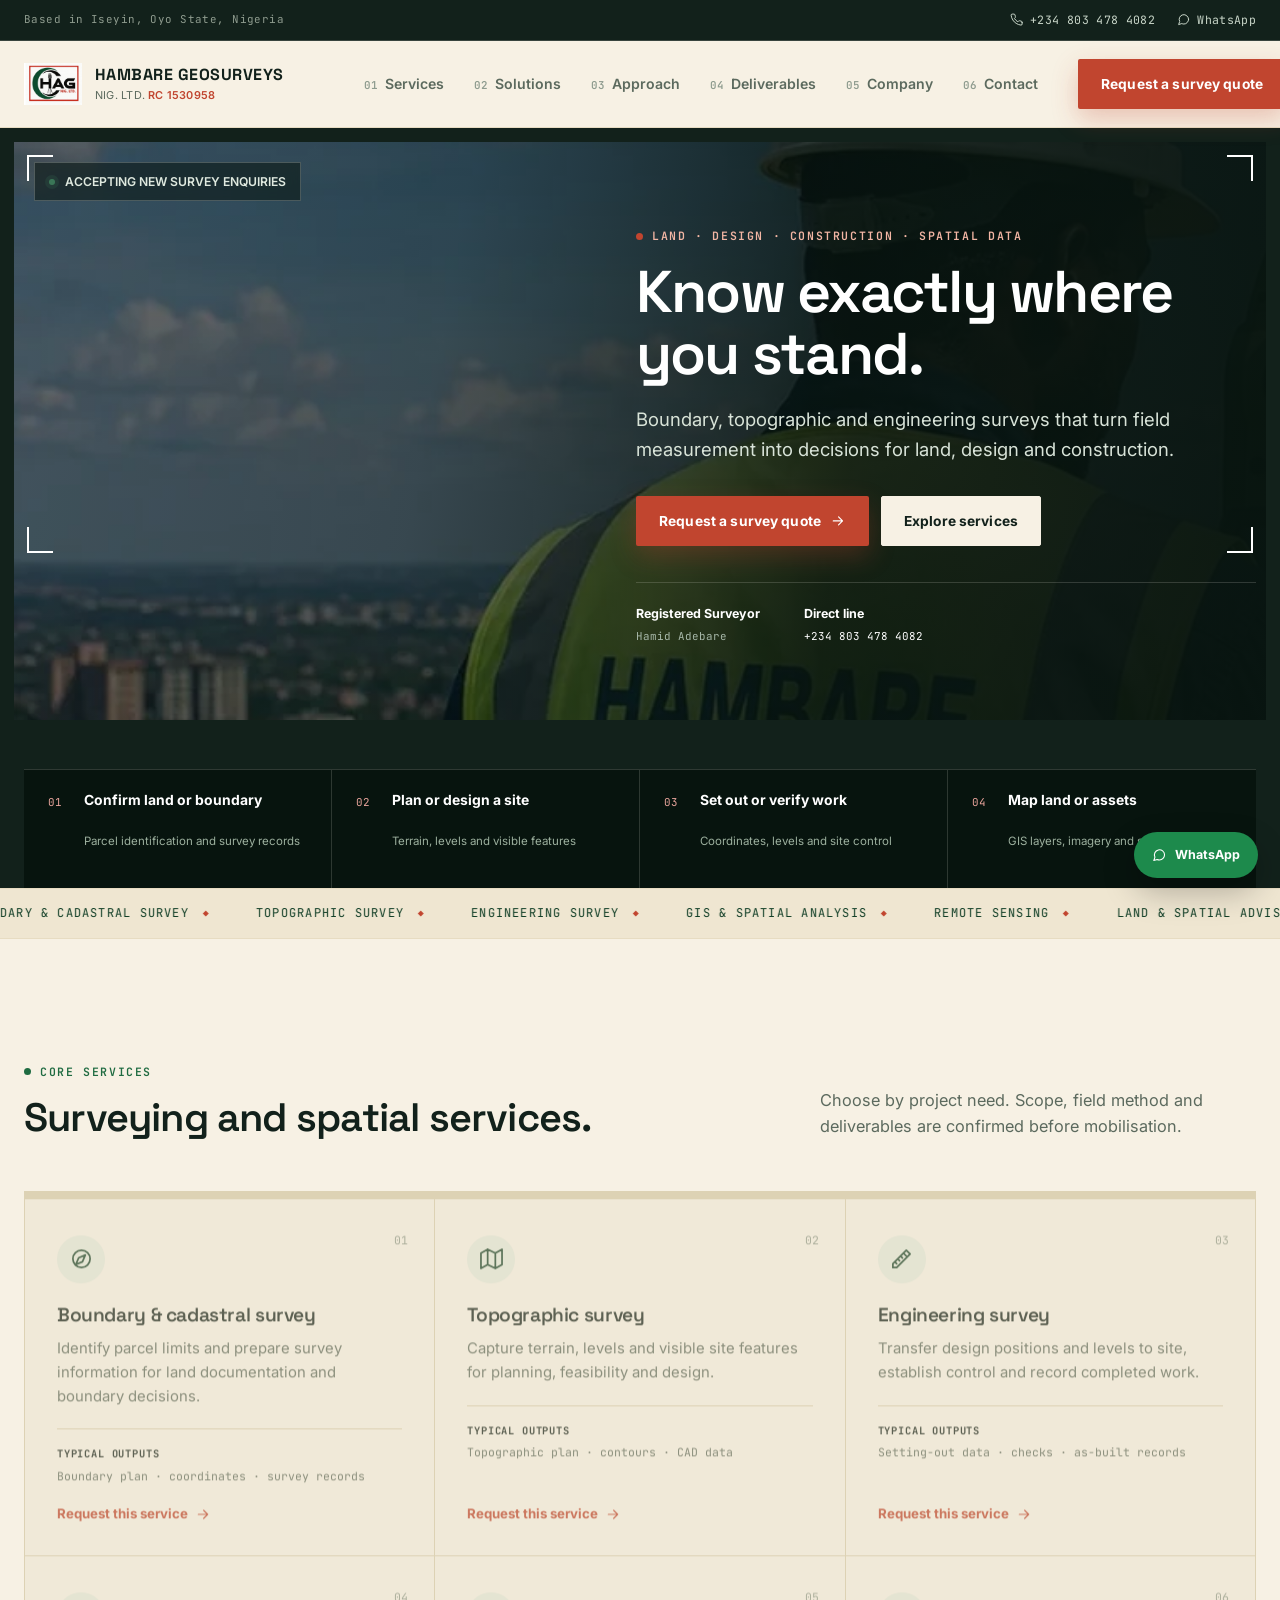
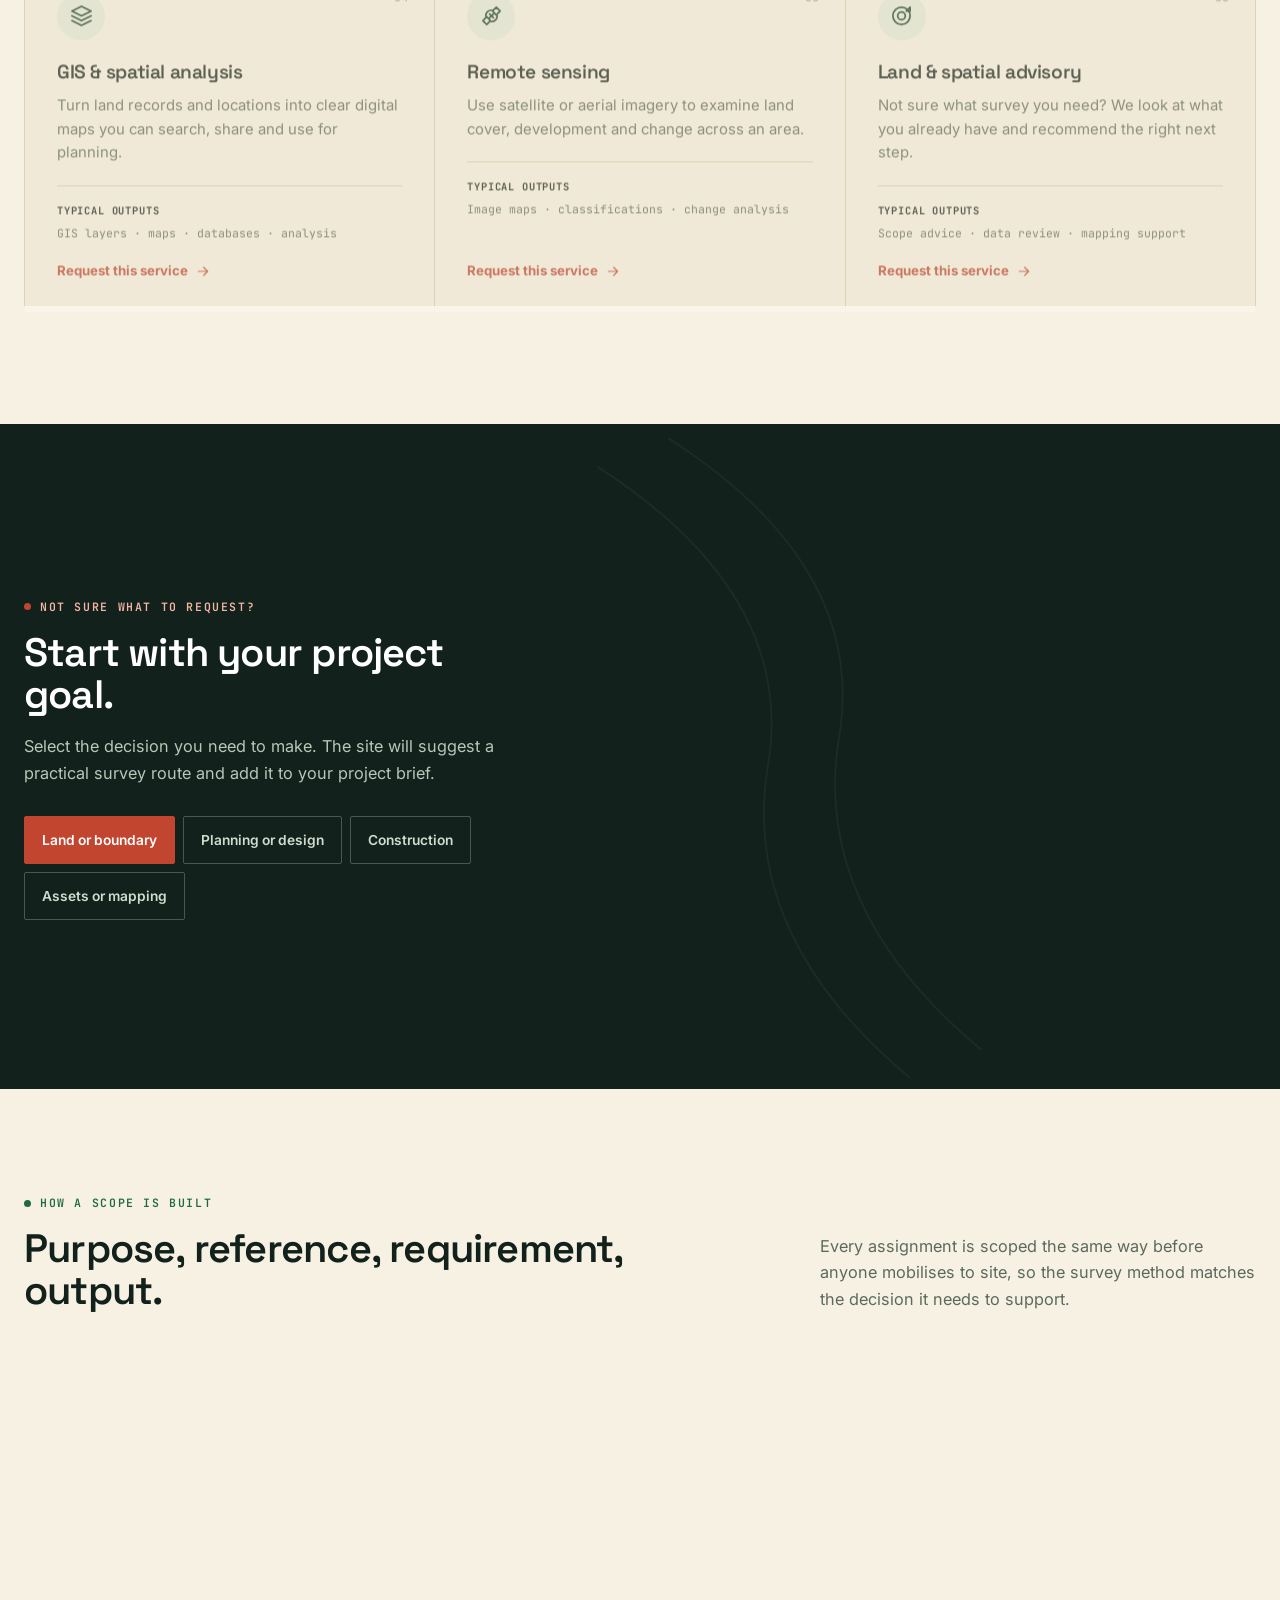
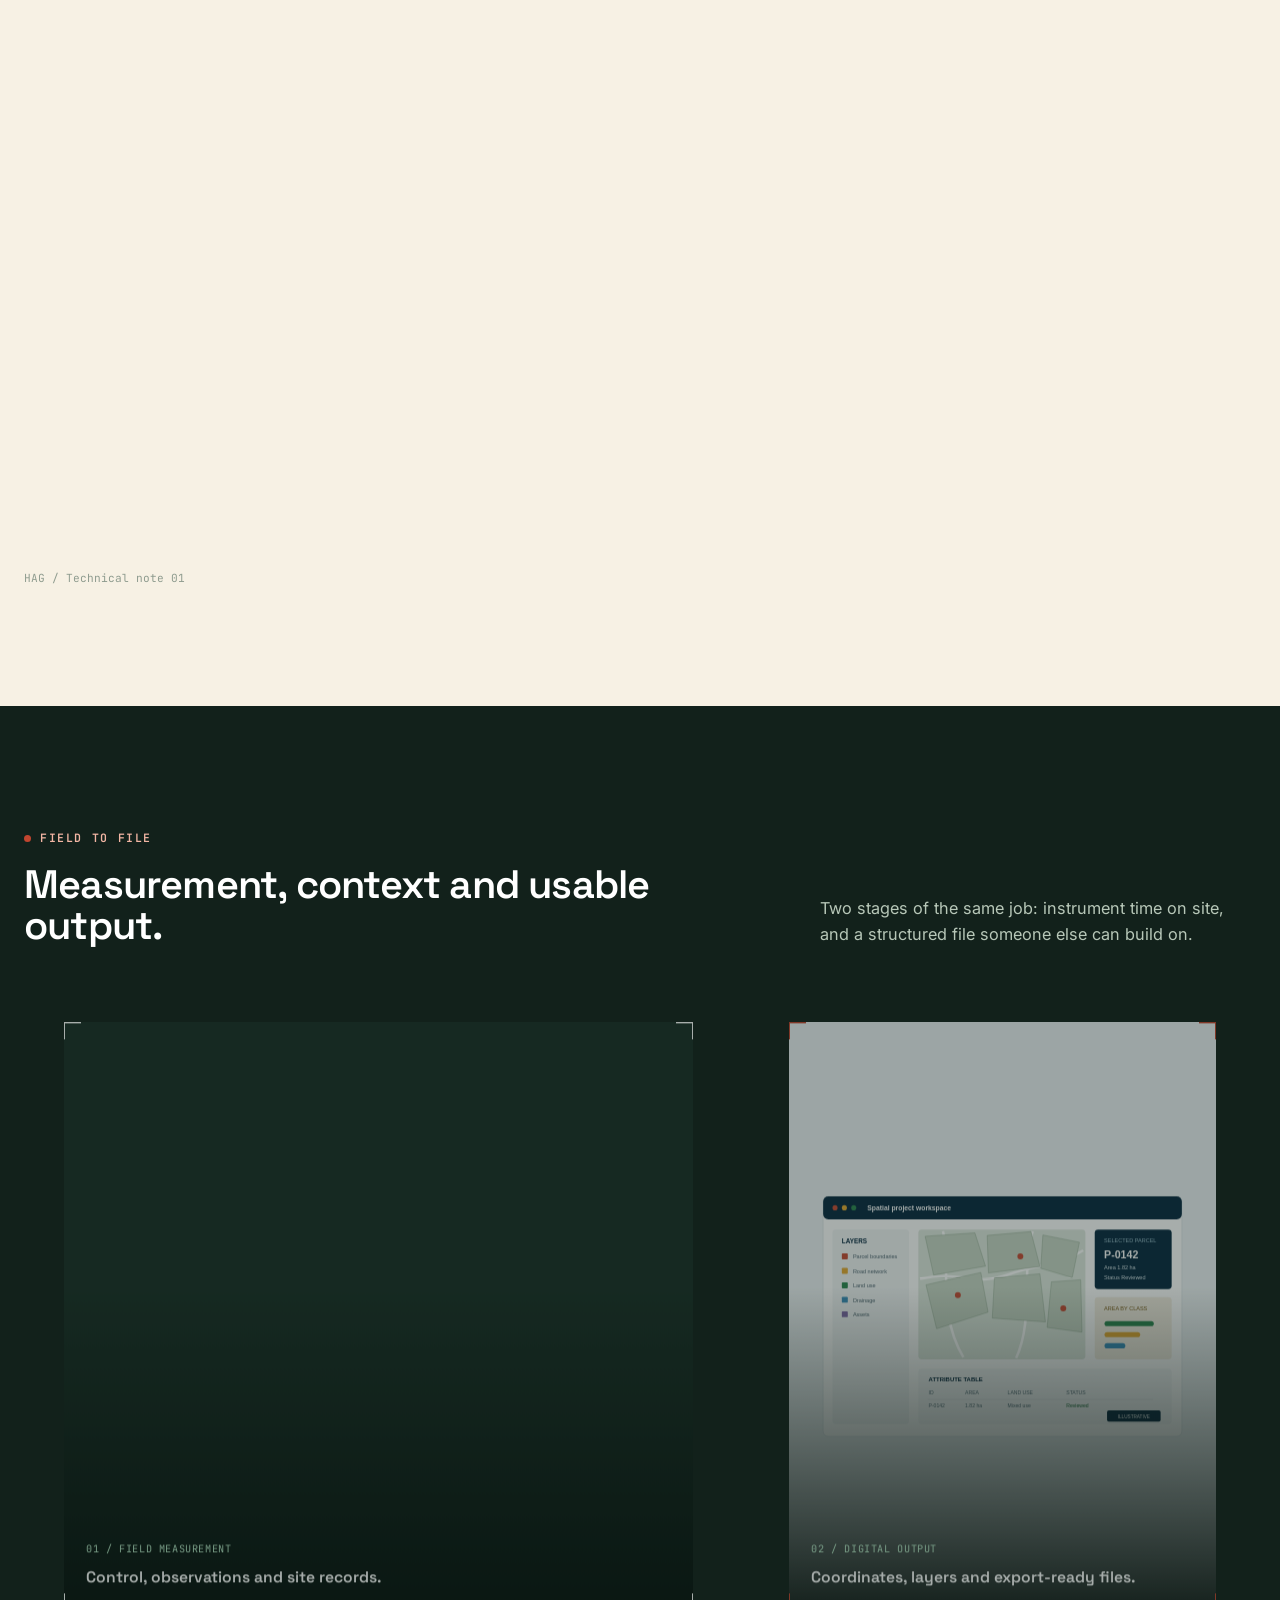
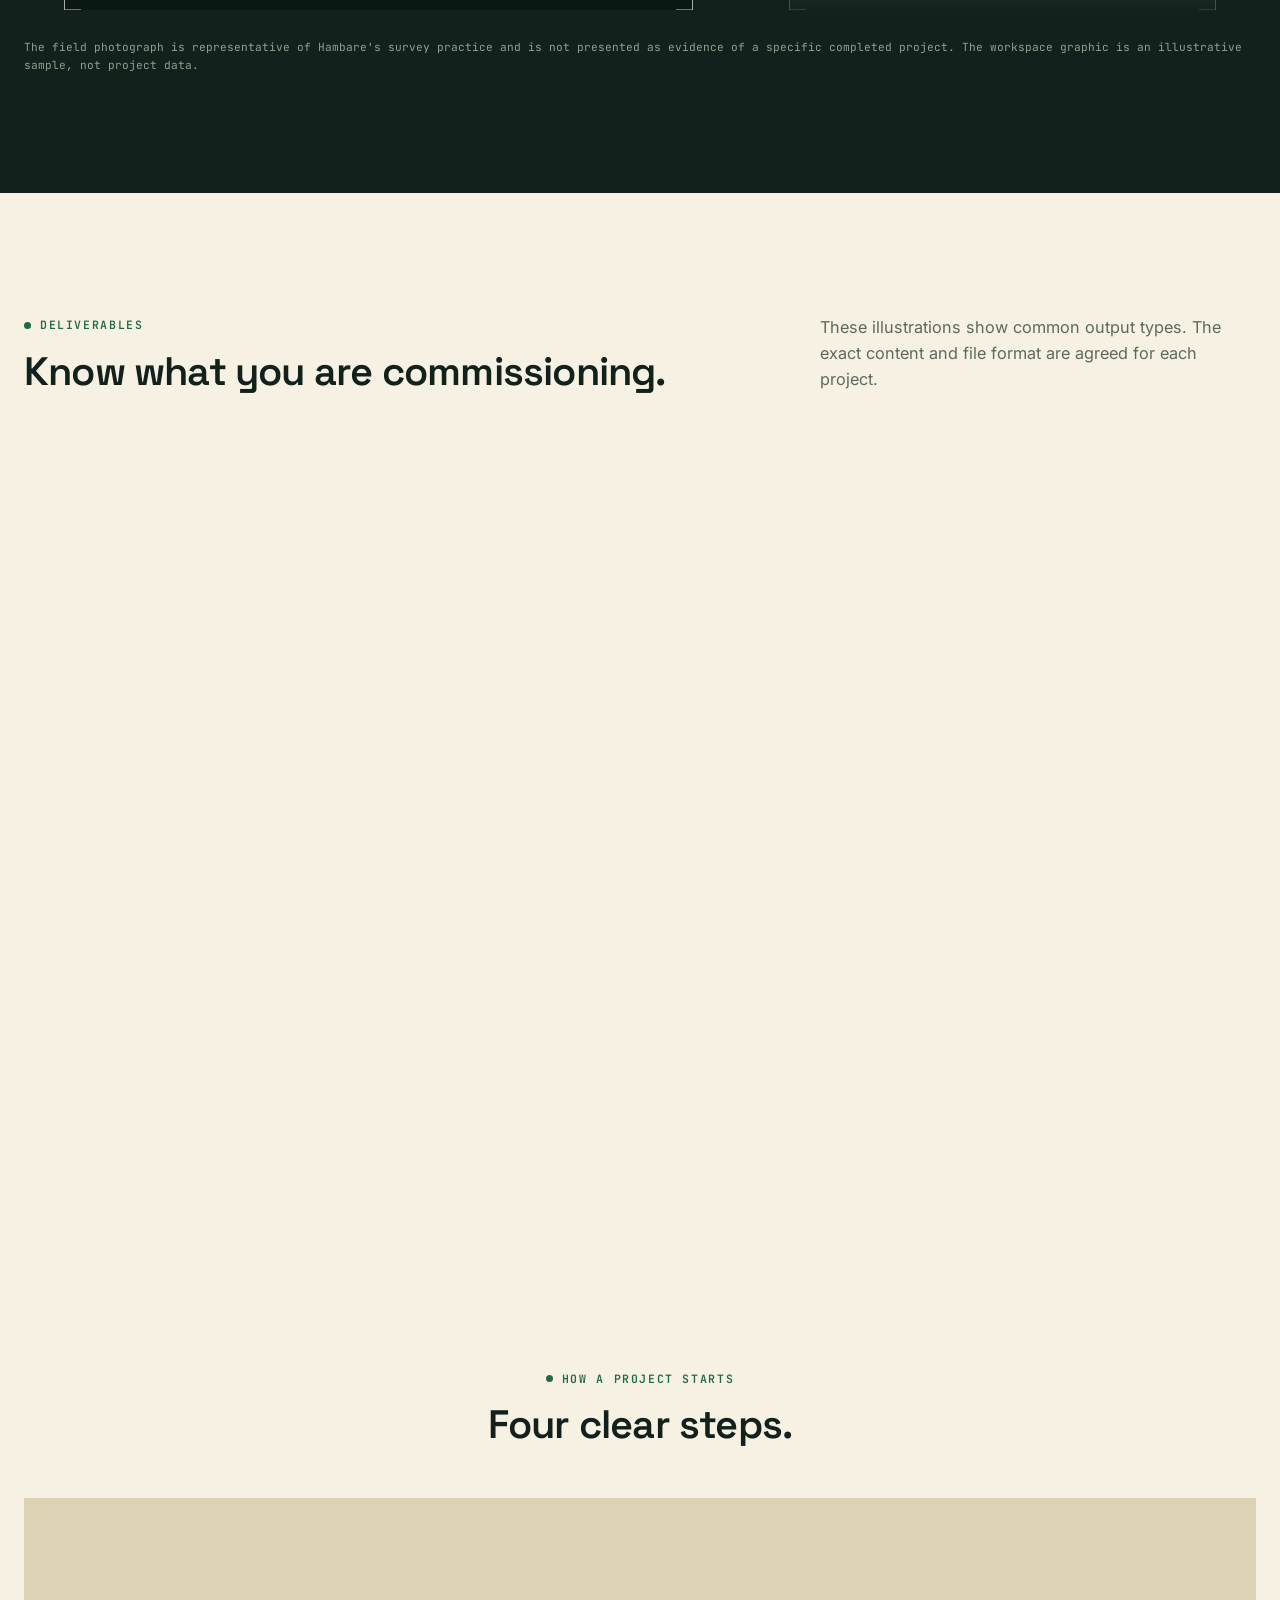
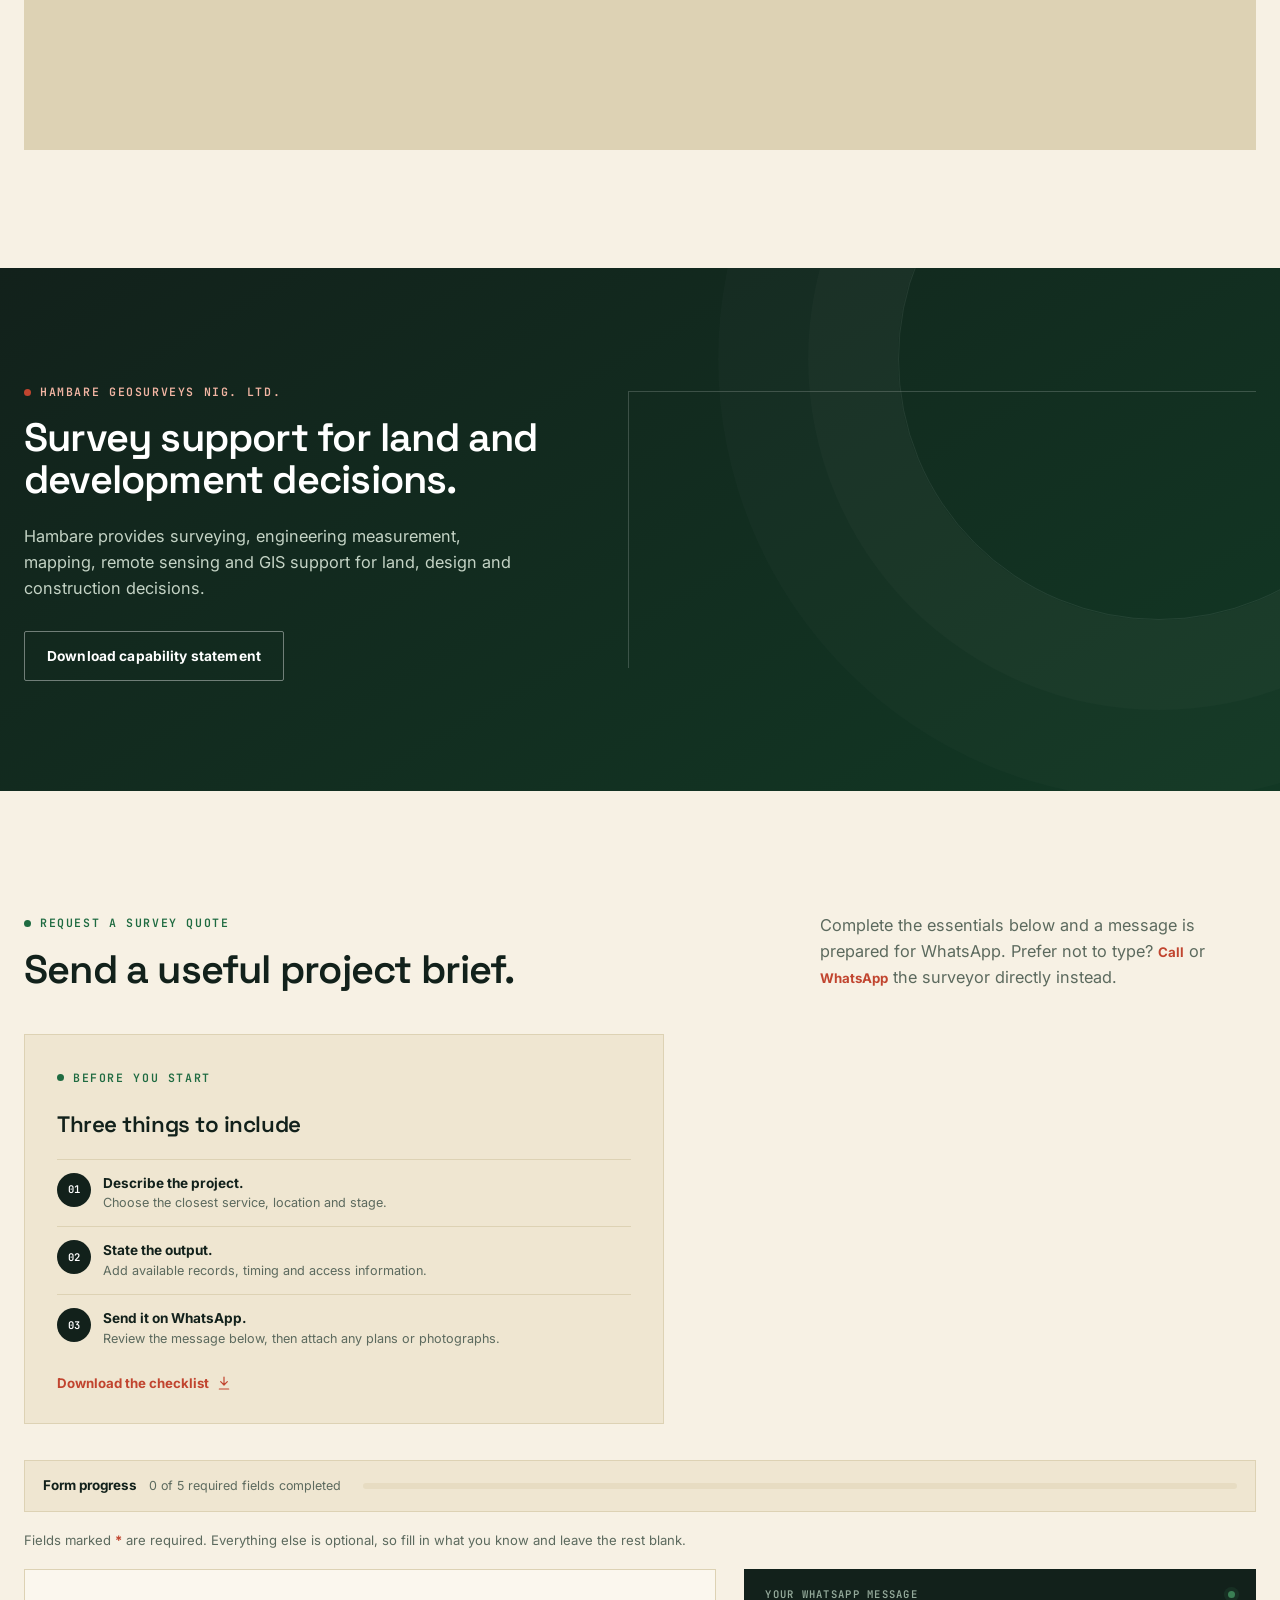
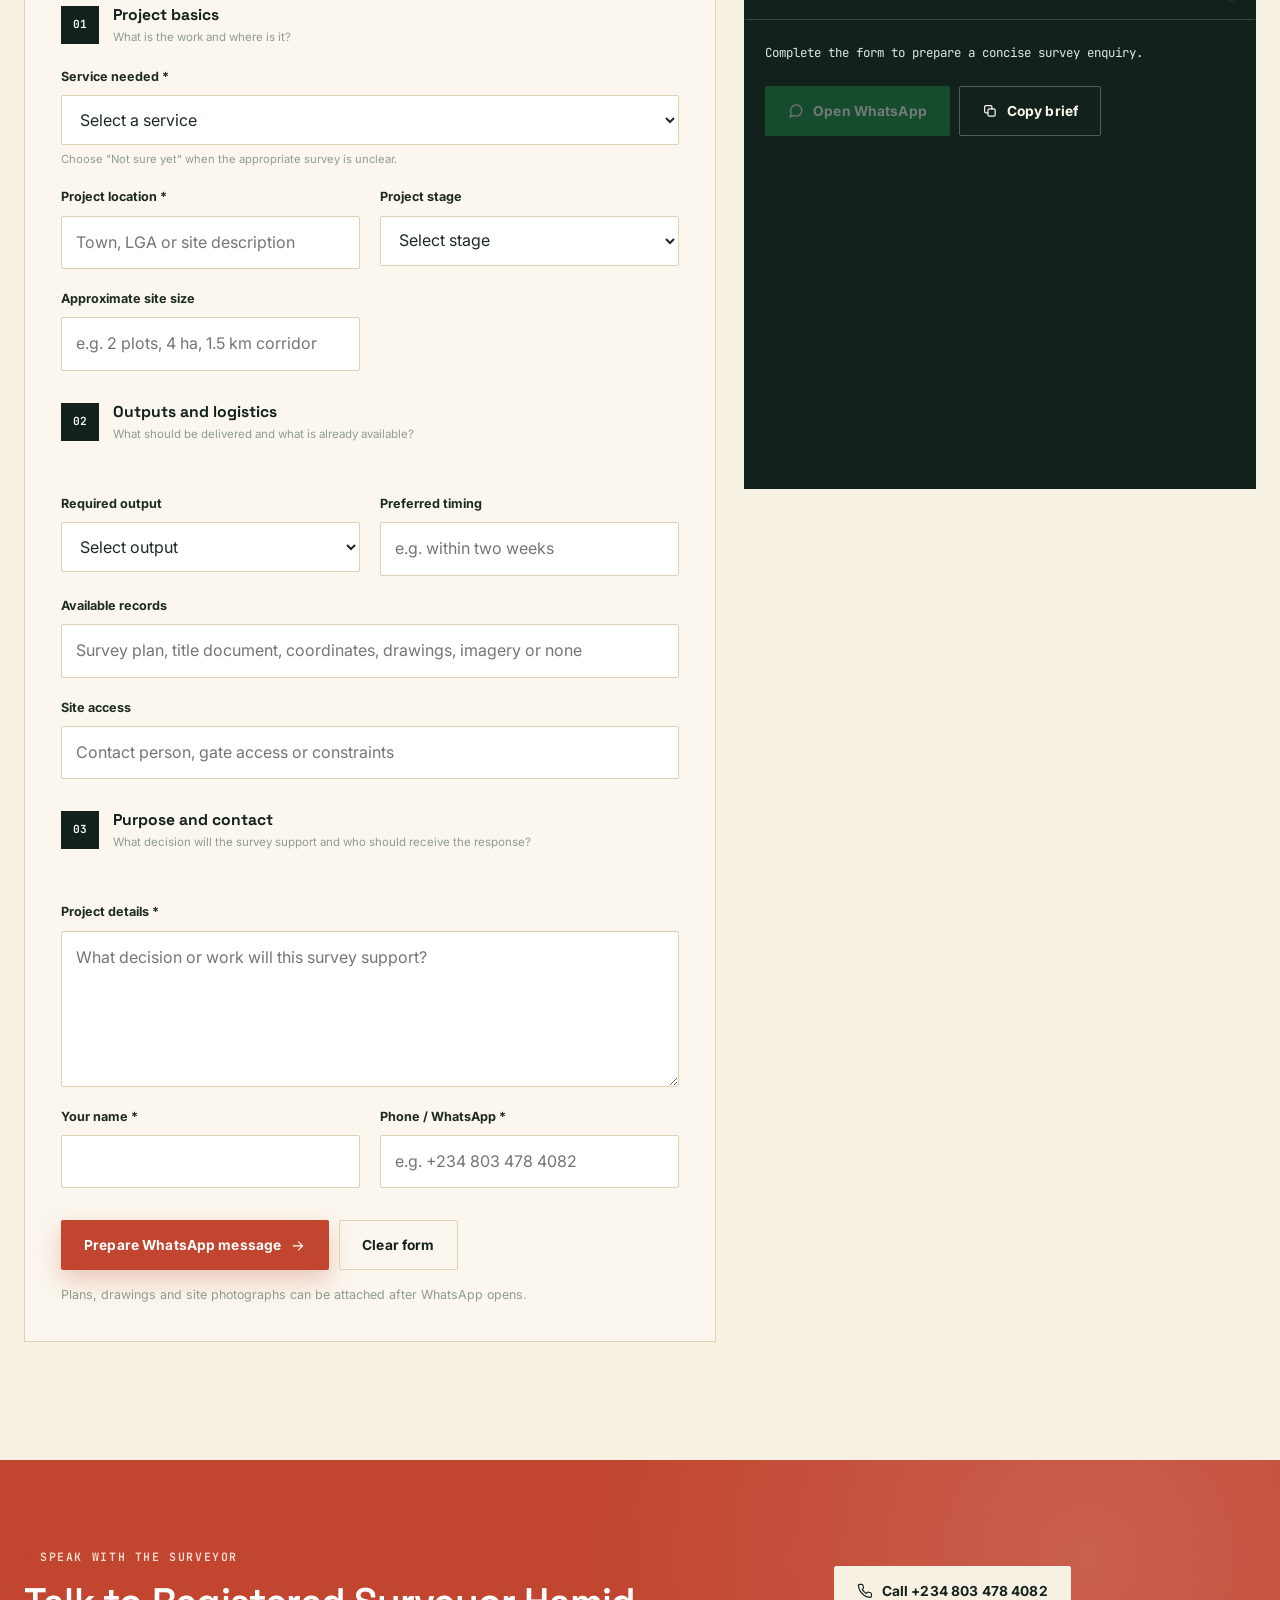
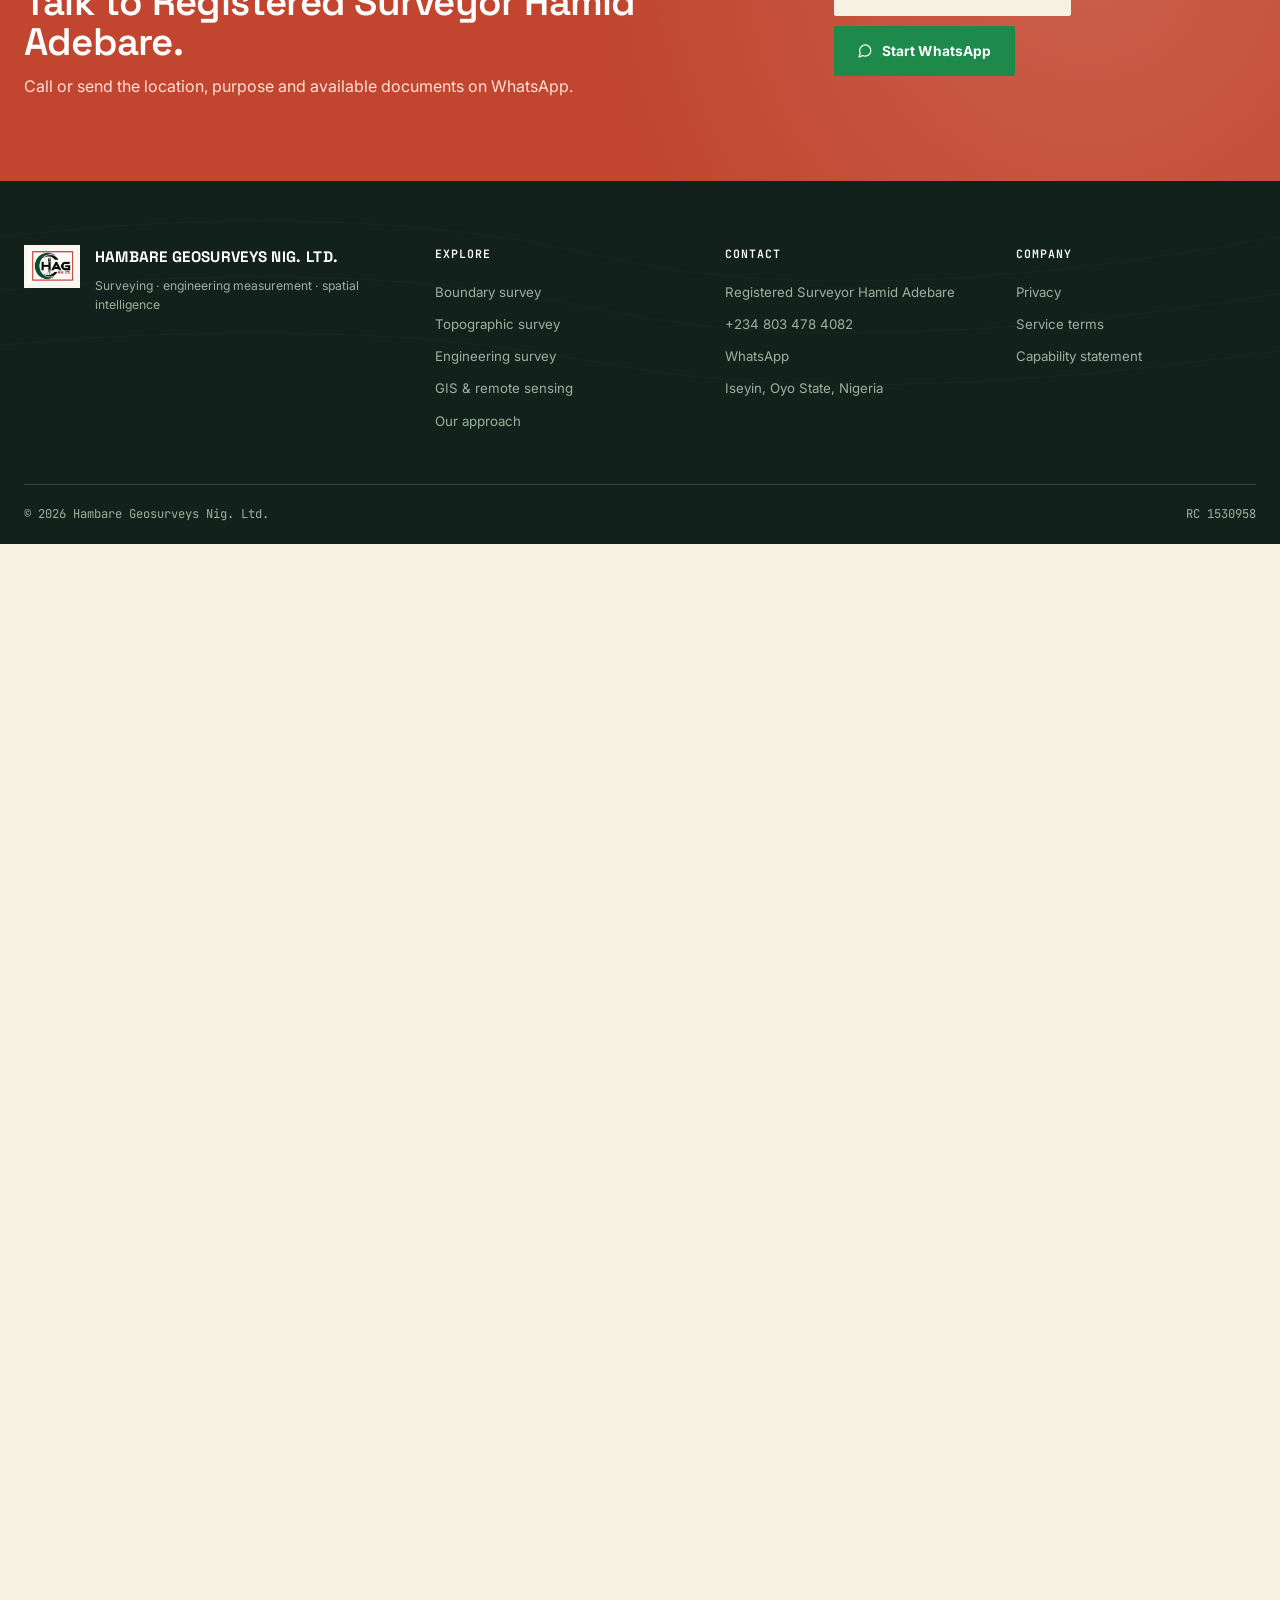
<file: services.html>
<!doctype html><html lang="en"><head><meta charset="utf-8"><meta http-equiv="refresh" content="0;url=index.html#services"><meta name="viewport" content="width=device-width,initial-scale=1"><title>Services | Hambare Geosurveys</title></head><body><p><a href="index.html#services">Continue to services</a></p></body></html>
</file>
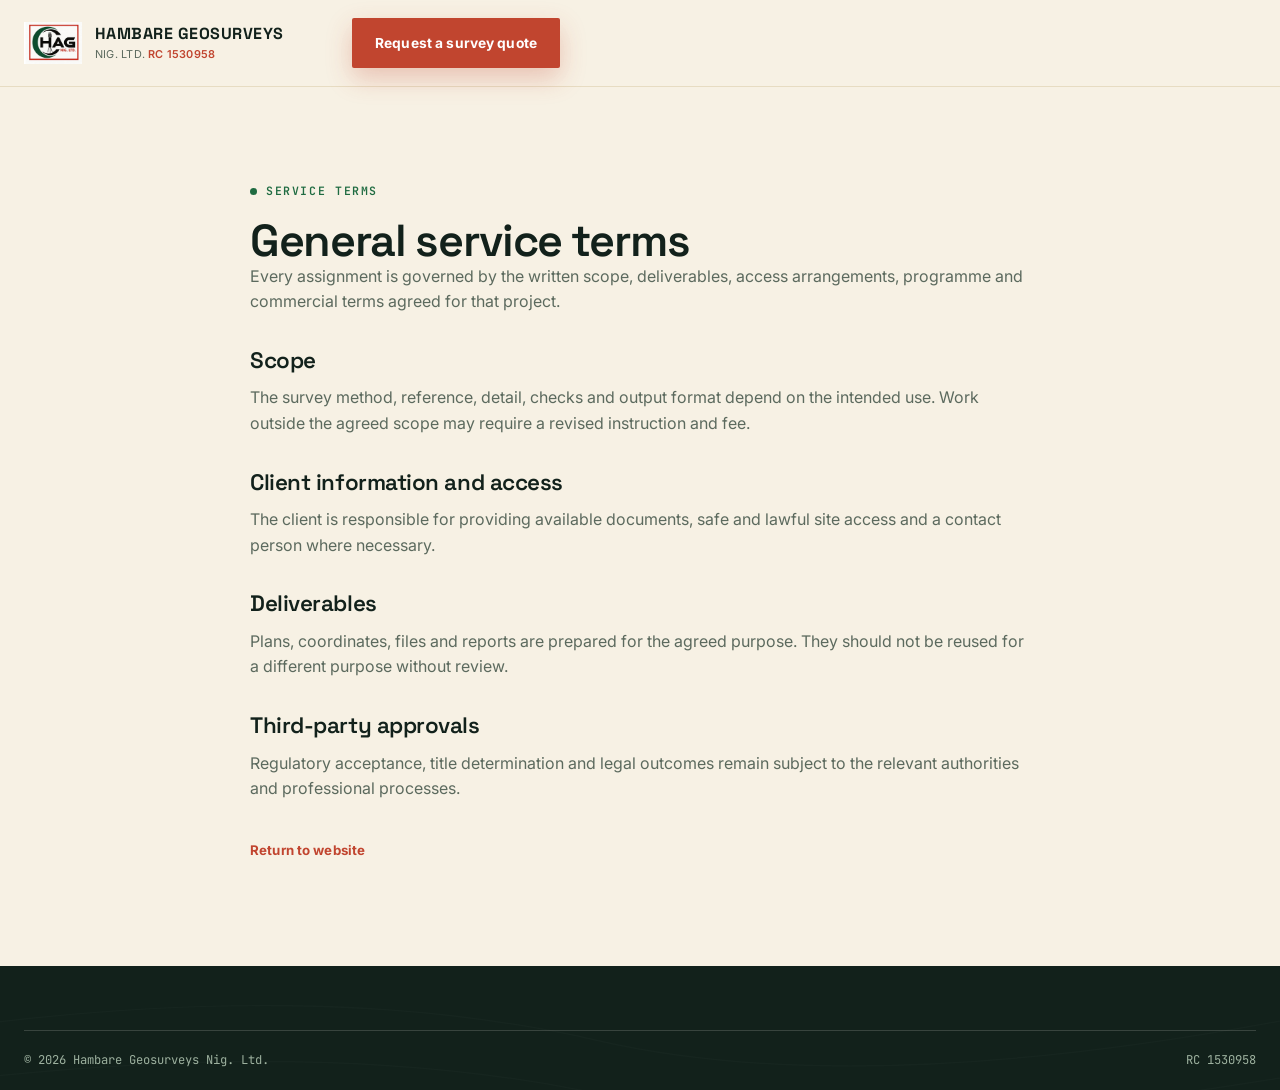
<file: terms.html>
<!doctype html><html lang="en"><head><meta charset="utf-8"><meta name="viewport" content="width=device-width,initial-scale=1"><title>Service Terms | Hambare Geosurveys Nig. Ltd.</title><meta name="theme-color" content="#12211b"><link rel="icon" href="assets/img/favicon.png"><link rel="preconnect" href="https://fonts.googleapis.com"><link rel="preconnect" href="https://fonts.gstatic.com" crossorigin><link rel="stylesheet" href="assets/styles.css"></head><body><header class="site-header"><div class="container nav-wrap"><a class="brand" href="index.html"><img src="assets/img/hag-logo.png" alt="Hambare Geosurveys logo" width="648" height="476"><span><strong>HAMBARE GEOSURVEYS</strong><small>NIG. LTD. <b>RC 1530958</b></small></span></a><a class="button button-primary header-cta" href="index.html#brief">Request a survey quote</a></div></header><main class="legal-page"><div class="container legal-copy"><span class="eyebrow pine">Service terms</span><h1>General service terms</h1><p>Every assignment is governed by the written scope, deliverables, access arrangements, programme and commercial terms agreed for that project.</p><h2>Scope</h2><p>The survey method, reference, detail, checks and output format depend on the intended use. Work outside the agreed scope may require a revised instruction and fee.</p><h2>Client information and access</h2><p>The client is responsible for providing available documents, safe and lawful site access and a contact person where necessary.</p><h2>Deliverables</h2><p>Plans, coordinates, files and reports are prepared for the agreed purpose. They should not be reused for a different purpose without review.</p><h2>Third-party approvals</h2><p>Regulatory acceptance, title determination and legal outcomes remain subject to the relevant authorities and professional processes.</p><a class="button button-secondary text-link" href="index.html">Return to website</a></div></main><footer><div class="container footer-bottom"><span>© 2026 Hambare Geosurveys Nig. Ltd.</span><span>RC 1530958</span></div></footer></body></html>
</file>
<file: assets/styles.css>
/* =========================================================================
   HAMBARE GEOSURVEYS — design system
   A survey instrument reads the world in coordinates, bearings and levels.
   This site borrows that language: targeting brackets, coordinate stamps,
   contour lines and drafting title-blocks — dressed in the logo's own
   ink / pine / rust / parchment palette.
   ========================================================================= */

@import url('https://fonts.googleapis.com/css2?family=Space+Grotesk:wght@500;600;700&family=Inter:wght@400;500;600;700;800&family=JetBrains+Mono:wght@400;500;600;700&display=swap');

:root{
  --ink:#12211b;
  --ink-2:#1a2f26;
  --ink-3:#213b30;
  --pine:#1f6b41;
  --pine-deep:#123f27;
  --pine-light:#e7efe4;
  --rust:#c1452f;
  --rust-deep:#93301f;
  --rust-light:#f7e3dc;
  --paper:#f7f1e4;
  --paper-2:#efe6d1;
  --paper-3:#e7dcc2;
  --cream:#fbf7ee;
  --white:#fffdf9;
  --ink-text:#1c2a22;
  --muted:#5c6a5e;
  --muted-2:#8f9c8f;
  --line:#ddd2b4;
  --line-dark:rgba(251,247,238,.16);
  --shadow:0 24px 60px rgba(18,33,27,.16);
  --shadow-sm:0 10px 26px rgba(18,33,27,.1);
  --container:1280px;
  --radius:2px;
  --ease:cubic-bezier(.16,.84,.24,1);
  --font-display:'Space Grotesk',Arial,sans-serif;
  --font-body:'Inter',Arial,sans-serif;
  --font-mono:'JetBrains Mono',ui-monospace,monospace;
}

*{box-sizing:border-box}
html{scroll-behavior:smooth;scroll-padding-top:112px}
body{margin:0;font-family:var(--font-body);color:var(--ink-text);background:var(--paper);line-height:1.6;-webkit-font-smoothing:antialiased}
body.menu-open{overflow:hidden}
a{color:inherit;text-decoration:none}
button,input,select,textarea{font:inherit}
button{cursor:pointer}
img{max-width:100%}
.container{width:min(var(--container),calc(100% - 48px));margin-inline:auto}
.icon{width:1.15em;height:1.15em;fill:none;stroke:currentColor;stroke-width:1.8;stroke-linecap:round;stroke-linejoin:round;flex:0 0 auto}
.svg-sprite{position:absolute;width:0;height:0;overflow:hidden}
.sr-only{position:absolute!important;width:1px!important;height:1px!important;padding:0!important;margin:-1px!important;overflow:hidden!important;clip:rect(0,0,0,0)!important;white-space:nowrap!important;border:0!important}
.skip-link{position:fixed;left:16px;top:-60px;z-index:999;background:var(--rust);color:#fff;padding:10px 14px;border-radius:2px;font-family:var(--font-mono);font-size:.8rem}
.skip-link:focus{top:12px}

h1,h2,h3,h4{margin:0;font-family:var(--font-display);color:var(--ink);line-height:1.05;letter-spacing:-.02em;font-weight:600}
p{margin:0}
h1{font-size:clamp(2.5rem,4.6vw,4.6rem);letter-spacing:-.03em}
h2{font-size:clamp(1.9rem,3.1vw,3rem)}
h3{font-size:1.28rem}

/* ---------- mono / stamp utilities ---------- */
.mono{font-family:var(--font-mono)}
.eyebrow{display:inline-flex;align-items:center;gap:9px;font-family:var(--font-mono);font-size:.72rem;font-weight:600;letter-spacing:.14em;text-transform:uppercase;color:var(--rust);margin-bottom:16px}
.eyebrow:before{content:"";width:7px;height:7px;background:var(--rust);border-radius:50%;flex:0 0 auto}
.eyebrow.on-dark{color:#f3b6a4}
.eyebrow.pine{color:var(--pine)}
.eyebrow.pine:before{background:var(--pine)}
.coord-stamp{font-family:var(--font-mono);font-size:.68rem;letter-spacing:.04em;color:var(--muted-2);white-space:nowrap}
.coord-stamp b{color:inherit;font-weight:600}

/* ---------- corner targeting brackets — signature motif ---------- */
.frame{position:relative}
.frame>.fm{position:absolute;width:18px;height:18px;pointer-events:none;z-index:2}
.frame>.fm:nth-of-type(1){left:-1px;top:-1px;border-left:2px solid var(--rust);border-top:2px solid var(--rust)}
.frame>.fm:nth-of-type(2){right:-1px;top:-1px;border-right:2px solid var(--rust);border-top:2px solid var(--rust)}
.frame>.fm:nth-of-type(3){left:-1px;bottom:-1px;border-left:2px solid var(--rust);border-bottom:2px solid var(--rust)}
.frame>.fm:nth-of-type(4){right:-1px;bottom:-1px;border-right:2px solid var(--rust);border-bottom:2px solid var(--rust)}
.frame.frame-light>.fm{border-color:#fff}
.frame.frame-pine>.fm{border-color:var(--pine)}

/* ---------- buttons ---------- */
.button{min-height:50px;display:inline-flex;align-items:center;justify-content:center;gap:9px;border-radius:2px;padding:0 22px;border:1px solid transparent;font-family:var(--font-body);font-size:.86rem;font-weight:700;letter-spacing:.01em;transition:transform .2s var(--ease),background .2s,color .2s,border-color .2s,box-shadow .2s}
.button:hover{transform:translateY(-2px)}
.button-primary{background:var(--rust);color:#fff;box-shadow:0 10px 26px rgba(193,69,47,.28)}
.button-primary:hover{background:var(--rust-deep)}
.button-light{background:var(--paper);color:var(--ink);border-color:var(--paper)}
.button-light:hover{background:#fff}
.button-secondary{background:transparent;color:var(--ink);border-color:var(--line)}
.button-secondary:hover{border-color:var(--ink)}
.button-outline{background:transparent;color:#fff;border-color:rgba(255,255,255,.4)}
.button-outline:hover{border-color:#fff}
.button-outline-dark{background:transparent;color:var(--cream);border-color:rgba(251,247,238,.28)}
.button-outline-dark:hover{border-color:#fff}
.button-whatsapp{background:#1d8a4c;color:#fff}
.button-whatsapp:hover{background:#166b3b}
.button.disabled{opacity:.4;pointer-events:none}
.text-link{display:inline-flex;align-items:center;gap:7px;border:0;background:none;color:var(--rust);font-weight:700;font-size:.83rem;padding:0;font-family:var(--font-body)}
.text-link .icon{width:16px;height:16px;transition:transform .2s var(--ease)}
.text-link:hover .icon{transform:translateX(4px)}

.section{padding:118px 0}
.section-head{margin-bottom:52px}
.split-head{display:grid;grid-template-columns:1.15fr .7fr;gap:80px;align-items:end}
.split-head p{color:var(--muted);font-size:1.02rem}
.centered{text-align:center;max-width:640px;margin-inline:auto}

/* ---------- utility bar ---------- */
.utility-bar{background:var(--ink);color:#c9d6c9;font-family:var(--font-mono);font-size:.72rem;letter-spacing:.03em;border-bottom:1px solid var(--line-dark)}
.utility-inner{height:40px;display:flex;align-items:center;justify-content:space-between;gap:20px}
.utility-inner>div{display:flex;gap:22px;align-items:center}
.utility-inner a{display:flex;align-items:center;gap:7px;color:#c9d6c9}
.utility-inner a:hover{color:#fff}

/* ---------- header ---------- */
.site-header{position:sticky;top:0;z-index:100;background:rgba(247,241,228,.92);border-bottom:1px solid var(--paper-3);backdrop-filter:blur(14px)}
.nav-wrap{height:86px;display:flex;align-items:center;gap:28px}
.brand{display:flex;align-items:center;gap:13px;min-width:300px}
.brand img{width:58px;height:43px;object-fit:contain}
.brand span{display:flex;flex-direction:column;line-height:1.05}
.brand strong{font-family:var(--font-display);font-size:1rem;letter-spacing:.03em;color:var(--ink);font-weight:700}
.brand small{font-family:var(--font-body);font-size:.68rem;letter-spacing:.02em;color:var(--muted);margin-top:6px}
.brand small b{color:var(--rust);font-weight:600}
.primary-nav{display:flex;align-items:center;justify-content:center;gap:6px;margin-left:auto}
.primary-nav a{font-family:var(--font-body);font-size:.88rem;font-weight:600;color:var(--muted);position:relative;padding:15px 12px;display:flex;align-items:baseline;gap:7px;border-radius:2px}
.primary-nav a i{font-style:normal;font-family:var(--font-mono);color:var(--muted-2);font-size:.68rem}
.primary-nav a:hover,.primary-nav a.active{color:var(--ink)}
.primary-nav a:hover i,.primary-nav a.active i{color:var(--rust)}
.header-cta{white-space:nowrap}
.menu-toggle{display:none;border:0;background:none;color:var(--ink);padding:8px}

.hero,.solution-finder,.company,.contact-strip,footer,.brief-preview,.approach{--fx-line:var(--line-dark)}

/* ---------- hero ---------- */
.hero{position:relative;min-height:760px;background:var(--ink);color:#fff;display:flex;align-items:center;overflow:hidden}
.hero-media{position:absolute;inset:14px 14px 168px}
.hero-media img{width:100%;height:100%;object-fit:cover;display:block}
.hero-media>.fm{width:26px;height:26px;z-index:3}
.hero-media>.fm:nth-of-type(1){left:13px;top:13px}
.hero-media>.fm:nth-of-type(2){right:13px;top:13px}
.hero-media>.fm:nth-of-type(3){left:13px;bottom:167px}
.hero-media>.fm:nth-of-type(4){right:13px;bottom:167px}
.hero-overlay{position:absolute;inset:14px 14px 168px;background:linear-gradient(100deg,rgba(8,20,15,.2) 0%,rgba(8,20,15,.35) 34%,rgba(8,20,15,.86) 66%,rgba(8,20,15,.97) 100%)}
.hero-reticle{position:absolute;left:0;top:0;width:46px;height:46px;margin:-23px 0 0 -23px;pointer-events:none;z-index:4;opacity:0;transition:opacity .3s}
.hero:hover .hero-reticle{opacity:.85}
.hero-reticle svg{width:100%;height:100%}
.hero-reticle circle{fill:none;stroke:#fff;stroke-width:1.1}
.hero-reticle .dot{fill:var(--rust);stroke:none}
.hero-reticle line{stroke:#fff;stroke-width:1.1}
.hero-coordbar{position:absolute;left:34px;top:34px;z-index:3;display:flex;align-items:center;gap:10px;background:rgba(8,20,15,.55);border:1px solid rgba(255,255,255,.22);padding:9px 14px;font-family:var(--font-body);font-weight:600;font-size:.76rem;color:#dfe9df;letter-spacing:0;backdrop-filter:blur(6px)}
.hero-coordbar span{width:6px;height:6px;border-radius:50%;background:#5fd68a;box-shadow:0 0 0 4px rgba(95,214,138,.18);flex:0 0 auto;animation:pulse-dot 2.4s infinite}
@keyframes pulse-dot{0%,100%{opacity:1}50%{opacity:.35}}
.hero-inner{position:relative;z-index:2;display:flex;justify-content:flex-end;padding-bottom:150px}
.hero-copy{width:min(620px,54%);padding:60px 0}
.hero-copy .eyebrow{color:#f3b6a4}
.hero-copy h1{color:#fff}
.hero-copy>p{font-family:var(--font-body);font-size:1.16rem;color:#d8e3d8;max-width:540px;margin:20px 0 32px}
.hero-actions{display:flex;gap:12px;flex-wrap:wrap;margin-bottom:36px}
.hero-proof{display:grid;grid-template-columns:repeat(2,max-content);gap:44px;border-top:1px solid var(--line-dark);padding-top:22px}
.hero-proof span{font-family:var(--font-mono);font-size:.68rem;color:#a7b8a9;line-height:1.5}
.hero-proof b{display:block;color:#fff;font-family:var(--font-body);font-size:.78rem;margin-bottom:4px;font-weight:700}
.hero-proof a{color:#fff}
.hero-shortcuts{position:absolute;left:0;right:0;bottom:0;z-index:3}
.shortcut-grid{display:grid;grid-template-columns:repeat(4,1fr);background:rgba(8,20,15,.97);border-top:1px solid var(--line-dark)}
.shortcut-grid button{min-height:118px;color:#fff;background:transparent;border:0;border-right:1px solid var(--line-dark);padding:22px 24px;text-align:left;display:grid;grid-template-columns:30px 1fr;column-gap:6px}
.shortcut-grid button:last-child{border-right:0}
.shortcut-grid button:hover{background:var(--rust)}
.shortcut-grid span{grid-row:1/3;font-family:var(--font-mono);font-size:.68rem;color:#e9a59c;margin-top:2px}
.shortcut-grid b{font-family:var(--font-body);font-size:.87rem;line-height:1.25;font-weight:700}
.shortcut-grid small{display:block;font-size:.72rem;color:#9cb09e;margin-top:6px;line-height:1.4}
.shortcut-grid button:hover span,.shortcut-grid button:hover small{color:#fce7e3}

/* ---------- marquee ---------- */
.marquee{background:var(--paper-2);border-bottom:1px solid var(--paper-3);border-top:1px solid var(--paper-3);overflow:hidden;padding:15px 0}
.marquee-track{display:flex;gap:46px;width:max-content;animation:marquee 32s linear infinite}
.marquee:hover .marquee-track{animation-play-state:paused}
.marquee span{font-family:var(--font-mono);font-size:.76rem;letter-spacing:.1em;text-transform:uppercase;color:var(--pine-deep);display:flex;align-items:center;gap:14px;white-space:nowrap}
.marquee span:after{content:"◆";color:var(--rust);font-size:.6rem}
@keyframes marquee{from{transform:translateX(0)}to{transform:translateX(-50%)}}

/* ---------- services ---------- */
.services{background:var(--paper)}
.service-grid{display:grid;grid-template-columns:repeat(3,1fr);gap:1px;background:var(--line);border:1px solid var(--line)}
.service-card{position:relative;padding:36px 32px 30px;background:var(--cream);min-height:320px;display:flex;flex-direction:column;transition:background .25s var(--ease)}
.service-card:hover{background:#fff}
.service-icon{width:48px;height:48px;display:grid;place-items:center;background:var(--pine-light);color:var(--pine-deep);border-radius:50%;margin-bottom:22px;transition:background .2s,color .2s}
.service-card:hover .service-icon{background:var(--rust);color:#fff}
.service-icon .icon{width:23px;height:23px}
.service-card>.num{position:absolute;right:26px;top:32px;color:var(--muted-2);font-family:var(--font-mono);font-size:.72rem}
.service-card h3{font-size:1.2rem;margin-bottom:12px}
.service-card p{color:var(--muted);font-size:.93rem;margin-bottom:20px}
.service-output{padding-top:16px;border-top:1px solid var(--line);font-family:var(--font-mono);font-size:.72rem;color:var(--muted);line-height:1.6}
.service-output b{display:block;color:var(--ink);text-transform:uppercase;letter-spacing:.08em;font-size:.65rem;margin-bottom:5px;font-family:var(--font-mono)}
.service-card .text-link{margin-top:auto;padding-top:18px}

/* ---------- solution finder ---------- */
.solution-finder{padding:110px 0;background:var(--ink);color:#fff;position:relative;overflow:hidden}
.solution-finder:before{content:"";position:absolute;inset:0;background-image:url("data:image/svg+xml,%3Csvg xmlns='http://www.w3.org/2000/svg' width='900' height='700' viewBox='0 0 900 700'%3E%3Cg fill='none' stroke='%23ffffff' stroke-opacity='0.045' stroke-width='1.4'%3E%3Cpath d='M-40 560 Q220 480 380 560 T900 520'/%3E%3Cpath d='M-40 610 Q220 540 380 610 T900 580'/%3E%3Cpath d='M-40 660 Q220 600 380 660 T900 640'/%3E%3Cpath d='M420 30 Q560 120 540 240 T640 460'/%3E%3Cpath d='M470 10 Q610 100 590 220 T690 440'/%3E%3C/g%3E%3C/svg%3E");background-position:right top,left bottom;background-repeat:no-repeat;background-size:cover}
.finder-layout{position:relative;display:grid;grid-template-columns:.85fr 1.15fr;gap:76px;align-items:center}
.finder-copy h2{color:#fff;margin-bottom:18px}
.finder-copy>p{color:#b7c7b8;max-width:480px;font-size:1.02rem}
.finder-tabs{display:flex;flex-wrap:wrap;gap:8px;margin-top:30px}
.finder-tabs button{border:1px solid rgba(255,255,255,.24);background:transparent;color:#cfdccf;border-radius:2px;padding:12px 17px;font-family:var(--font-body);font-weight:600;font-size:.86rem;letter-spacing:0}
.finder-tabs button[aria-selected="true"]{background:var(--rust);color:#fff;border-color:var(--rust)}
.finder-result{position:relative;background:var(--ink-2);border:1px solid rgba(255,255,255,.14);color:#e6ede6;padding:42px 44px}
.finder-result>.fm{width:16px;height:16px}
.finder-status{font-family:var(--font-mono);font-size:.68rem;font-weight:600;letter-spacing:.1em;text-transform:uppercase;color:#5fd68a;display:flex;align-items:center;gap:9px}
.finder-status i{width:7px;height:7px;border-radius:50%;background:#5fd68a;box-shadow:0 0 0 5px rgba(95,214,138,.14);animation:pulse-dot 2.4s infinite}
.finder-result h3{font-size:1.7rem;margin:13px 0 12px;color:#fff}
.finder-result>p{color:#adbfad}
.finder-result dl{margin:26px 0 22px}
.finder-result dl div{display:grid;grid-template-columns:120px 1fr;padding:14px 0;border-top:1px solid rgba(255,255,255,.14)}
.finder-result dt{font-family:var(--font-mono);font-size:.68rem;font-weight:600;text-transform:uppercase;letter-spacing:.08em;color:#8fa290}
.finder-result dd{margin:0;font-size:.9rem;font-weight:600;color:#fff}

/* ---------- approach diagram section ---------- */
.approach{background:var(--paper);padding:100px 0 118px}
.approach-frame{border:1px solid var(--line);background:var(--cream);padding:10px}
.approach-frame img{display:block;width:100%;height:auto}
.approach-note{margin-top:18px;font-family:var(--font-mono);font-size:.7rem;color:var(--muted-2)}

/* ---------- field-to-file gallery ---------- */
.field-section{background:var(--ink);color:#fff}
.field-section .eyebrow{color:#f3b6a4}
.field-section h2{color:#fff}
.field-section .split-head p{color:#b7c7b8}
.image-grid{display:grid;grid-template-columns:1.25fr .75fr;grid-template-rows:1fr 1fr;gap:16px;height:620px}
.image-grid-2{grid-template-columns:1.4fr 1fr;grid-template-rows:1fr}
.image-card{position:relative;overflow:hidden;background:var(--ink-2)}
.image-card-large{grid-row:1/3}
.image-grid-2 .image-card-large{grid-row:auto}
.image-card img{width:100%;height:100%;object-fit:cover;display:block;transition:transform .5s var(--ease)}
.image-card:hover img{transform:scale(1.045)}
.image-card-doc{background:#eef3f5}
.image-card-doc img{object-fit:contain;padding:22px}
.image-card-doc:hover img{transform:none}
.image-card-doc:after{background:linear-gradient(transparent,rgba(6,16,12,.75))}
.image-card:after{content:"";position:absolute;inset:45% 0 0;background:linear-gradient(transparent,rgba(6,16,12,.92))}
.image-card figcaption{position:absolute;left:22px;right:22px;bottom:20px;z-index:2;color:#fff}
.image-card figcaption .cap-tag{font-family:var(--font-mono);font-size:.64rem;letter-spacing:.06em;color:#b6e6c6;display:block;margin-bottom:6px}
.image-card figcaption b{font-size:.98rem;font-family:var(--font-display);font-weight:600}
.image-card figcaption span.cap-sub{display:block;font-size:.76rem;color:#c7d3c9;margin-top:3px}
.representative-note{font-family:var(--font-mono);font-size:.7rem;color:#8fa290;margin-top:20px}

/* ---------- deliverables — drafting sheet ---------- */
.deliverables{background:var(--paper)}
.deliverable-shell{border:1px solid var(--ink);background:var(--cream);box-shadow:var(--shadow)}
.deliverable-tabs{display:grid;grid-template-columns:repeat(4,1fr);border-bottom:1px solid var(--ink)}
.deliverable-tabs button{border:0;border-right:1px solid var(--line);background:var(--paper-2);padding:19px 12px;font-family:var(--font-body);font-size:.86rem;font-weight:600;color:var(--muted);letter-spacing:0}
.deliverable-tabs button:last-child{border-right:0}
.deliverable-tabs button[aria-selected="true"]{background:var(--ink);color:#fff}
.deliverable-view{display:grid;grid-template-columns:1.25fr .75fr;min-height:520px}
.deliverable-image{border:0;border-right:1px solid var(--line);background:#eee7d6;padding:22px;overflow:hidden;position:relative}
.deliverable-image img{width:100%;height:100%;object-fit:contain;display:block}
.deliverable-image>.fm{width:16px;height:16px}
.deliverable-image>.fm:nth-of-type(1){left:15px;top:15px}
.deliverable-image>.fm:nth-of-type(2){right:15px;top:15px}
.deliverable-image>.fm:nth-of-type(3){left:15px;bottom:15px}
.deliverable-image>.fm:nth-of-type(4){right:15px;bottom:15px}
.deliverable-info{padding:44px 40px;display:flex;flex-direction:column}
.mini-label{font-family:var(--font-mono);font-size:.66rem;text-transform:uppercase;letter-spacing:.12em;color:var(--rust);font-weight:600}
.deliverable-info h3{font-size:1.9rem;margin:13px 0 14px}
.deliverable-info p{color:var(--muted)}
.deliverable-info ul{padding-left:0;margin:18px 0 0;list-style:none;color:var(--ink-text);font-size:.9rem;line-height:1.9}
.deliverable-info ul li{padding-left:20px;position:relative}
.deliverable-info ul li:before{content:"";position:absolute;left:0;top:9px;width:8px;height:1px;background:var(--rust)}
.format-row{border-top:1px solid var(--line);border-bottom:1px solid var(--line);padding:16px 0;margin-top:18px;display:flex;flex-direction:column;gap:5px}
.format-row span{font-family:var(--font-mono);font-size:.62rem;text-transform:uppercase;letter-spacing:.1em;color:var(--muted-2)}
.format-row b{font-family:var(--font-mono);font-size:.78rem;color:var(--ink);font-weight:500}
.deliverable-info .text-link{margin-top:18px}
.deliverable-nav{display:flex;align-items:center;justify-content:space-between;padding:16px 22px;border-top:1px solid var(--ink);background:var(--ink);color:#fff}
.deliverable-nav-center{text-align:center;font-family:var(--font-mono)}
.deliverable-nav-center span{display:block;font-size:.78rem;font-weight:600}
.deliverable-nav-center small{font-size:.66rem;color:#9cb09e}
.deliverable-arrow{border:1px solid rgba(255,255,255,.3);background:transparent;color:#fff;width:38px;height:38px;border-radius:50%;display:grid;place-items:center}
.deliverable-arrow:hover{background:var(--rust);border-color:var(--rust)}
.deliverable-arrow.deliverable-prev .icon{transform:rotate(180deg)}

/* ---------- process ---------- */
.process{background:var(--paper);position:relative}
.process-grid{display:grid;grid-template-columns:repeat(4,1fr);gap:0;border:1px solid var(--line);background:var(--line)}
.process-grid article{padding:34px 28px;min-height:250px;background:var(--cream);position:relative}
.process-grid article>span{position:absolute;right:22px;top:20px;color:var(--muted-2);font-family:var(--font-mono);font-size:.7rem}
.process-icon{width:50px;height:50px;color:var(--rust);display:grid;place-items:center;border:1px solid var(--rust-light);margin-bottom:26px}
.process-icon .icon{width:24px;height:24px}
.process-grid h3{margin-bottom:12px;font-size:1.15rem}
.process-grid p{font-size:.89rem;color:var(--muted)}

/* ---------- company ---------- */
.company{padding:110px 0;background:linear-gradient(150deg,var(--ink),var(--pine-deep) 130%);color:#fff;position:relative;overflow:hidden}
.company:after{content:"";position:absolute;right:-140px;top:-170px;width:520px;height:520px;border:1px solid rgba(255,255,255,.08);border-radius:50%;box-shadow:0 0 0 90px rgba(255,255,255,.02),0 0 0 180px rgba(255,255,255,.015)}
.company-layout{position:relative;z-index:1;display:grid;grid-template-columns:.9fr 1.1fr;gap:90px;align-items:center}
.company h2{color:#fff;margin-bottom:22px}
.company-copy p{color:#c4d3c5;max-width:540px;margin-bottom:30px;font-size:1.02rem}
.company-facts{display:grid;grid-template-columns:1fr 1fr;border-top:1px solid rgba(255,255,255,.18);border-left:1px solid rgba(255,255,255,.18)}
.company-facts div{min-height:138px;padding:24px;border-right:1px solid rgba(255,255,255,.18);border-bottom:1px solid rgba(255,255,255,.18);display:flex;flex-direction:column;justify-content:space-between}
.company-facts span{font-family:var(--font-mono);font-size:.66rem;text-transform:uppercase;letter-spacing:.09em;color:#9cb5a1}
.company-facts b{font-size:.92rem;color:#fff;line-height:1.55;font-weight:600}

/* ---------- brief / field data logger ---------- */
.brief{background:var(--paper)}
.brief-guide-simple{max-width:640px;margin:-8px 0 36px;padding:28px 32px;border:1px solid var(--line);background:var(--paper-2)}
.brief-guide-simple h3{font-size:1.4rem;margin:10px 0 22px}
.brief-guide-simple .text-link{margin-top:24px}
.guide-steps{list-style:none;padding:0;margin:0;display:grid;gap:13px;counter-reset:guide}
.guide-steps li{counter-increment:guide;display:grid;grid-template-columns:34px 1fr;column-gap:12px;align-items:start;padding-top:13px;border-top:1px solid var(--line)}
.guide-steps li:before{content:counter(guide,decimal-leading-zero);font-family:var(--font-mono);grid-row:1/3;width:34px;height:34px;display:grid;place-items:center;background:var(--ink);color:#fff;font-size:.66rem;font-weight:600;border-radius:50%}
.guide-steps b{font-size:.85rem;color:var(--ink)}
.guide-steps span{font-size:.79rem;color:var(--muted);line-height:1.5}

.form-progress{display:grid;grid-template-columns:auto 1fr;gap:22px;align-items:center;margin-bottom:18px;padding:14px 18px;background:var(--paper-2);border:1px solid var(--line)}
.form-progress>div:first-child{display:flex;align-items:baseline;gap:12px;white-space:nowrap;font-family:var(--font-body)}
.form-progress b{font-size:.84rem;color:var(--ink)}
.form-progress span{font-size:.78rem;color:var(--muted)}
.progress-track{height:6px;background:var(--paper-3);overflow:hidden;border-radius:99px}
.progress-track span{display:block;height:100%;width:0;background:linear-gradient(90deg,var(--rust),#e08a72);border-radius:inherit;transition:width .3s ease}
.form-progress.complete .progress-track span{background:linear-gradient(90deg,var(--pine),#4bb377)}
.form-progress.complete #formProgressText{color:var(--pine-deep);font-weight:700}

.form-required-note{font-size:.82rem;color:var(--muted);margin:0 0 18px}
.form-required-note b{color:var(--rust)}
.brief-layout{display:grid;grid-template-columns:1.15fr .85fr;gap:28px;align-items:start}
.brief form{border:1px solid var(--line);padding:36px;background:var(--cream)}
.form-step{border:0;padding:0;margin:0 0 32px;min-width:0}
.form-step+.form-step{border-top:1px solid var(--line);padding-top:30px}
.form-step legend{width:100%;display:flex;align-items:center;gap:14px;margin:0 0 23px;padding:0;color:var(--ink)}
.form-step legend>span{font-family:var(--font-mono);width:38px;height:38px;display:grid;place-items:center;background:var(--ink);color:#fff;font-size:.7rem;font-weight:600;flex:0 0 auto}
.form-step legend>div{display:flex;flex-direction:column;font-size:.98rem;font-weight:700;line-height:1.25;font-family:var(--font-display)}
.form-step legend small{font-size:.72rem;font-weight:400;color:var(--muted-2);margin-top:4px;font-family:var(--font-body)}
.form-grid{display:grid;grid-template-columns:1fr 1fr;gap:20px}
.form-grid label{display:flex;flex-direction:column;gap:8px}
.form-grid label.full{grid-column:1/-1}
.form-grid label>span{font-size:.79rem;font-weight:700;color:var(--ink-text)}
.form-grid label small{font-size:.7rem;color:var(--muted-2);line-height:1.45;margin-top:-2px}
.form-grid input,.form-grid select,.form-grid textarea{width:100%;border:1px solid var(--line);background:#fff;border-radius:2px;padding:13px 14px;color:var(--ink-text);outline:none;font-family:var(--font-body)}
.form-grid input:focus,.form-grid select:focus,.form-grid textarea:focus{border-color:var(--rust);box-shadow:0 0 0 3px rgba(193,69,47,.12)}
.form-grid [aria-invalid="true"]{border-color:#b3261e}
.form-actions{display:flex;gap:10px;flex-wrap:wrap;margin-top:26px}
.form-note{font-size:.78rem;color:var(--muted-2);margin:15px 0 0}
#scopeForm{scroll-margin-top:112px}

.brief-preview{position:sticky;top:112px;background:var(--ink);color:#dfe9df;padding:0;min-height:520px;border:1px solid var(--ink)}
.preview-head{display:flex;align-items:center;justify-content:space-between;gap:15px;padding:16px 20px;border-bottom:1px solid var(--line-dark)}
.preview-head>span{font-family:var(--font-mono);font-size:.66rem;font-weight:600;letter-spacing:.12em;color:#93a99a}
.preview-head i{width:7px;height:7px;border-radius:50%;background:#5fd68a;box-shadow:0 0 0 4px rgba(95,214,138,.15);animation:pulse-dot 2.4s infinite}
.brief-preview pre{white-space:pre-wrap;font-family:var(--font-mono);font-size:.78rem;line-height:1.75;margin:0;padding:22px 20px;color:#dfe9df}
.preview-actions{display:flex;gap:9px;flex-wrap:wrap;padding:0 20px 22px}

/* ---------- contact strip ---------- */
.contact-strip{padding:82px 0;background:var(--rust);color:#fff;position:relative;overflow:hidden}
.contact-strip:before{content:"";position:absolute;inset:0;background-image:radial-gradient(circle at 85% 30%,rgba(255,255,255,.14),transparent 45%)}
.contact-strip-inner{position:relative;display:flex;align-items:center;justify-content:space-between;gap:40px}
.contact-strip .eyebrow{color:#ffe1d8}
.contact-strip h2{color:#fff;font-size:2.4rem;margin-bottom:11px}
.contact-strip p{color:#ffe1d8}
.contact-actions{display:flex;gap:10px;flex-wrap:wrap}

/* ---------- footer ---------- */
footer{background:var(--ink);color:#9db19f;padding-top:64px;position:relative;overflow:hidden}
footer:before{content:"";position:absolute;inset:0;opacity:.5;background-image:url("data:image/svg+xml,%3Csvg xmlns='http://www.w3.org/2000/svg' width='1200' height='420' viewBox='0 0 1200 420'%3E%3Cg fill='none' stroke='%23ffffff' stroke-opacity='0.035' stroke-width='1.4'%3E%3Cpath d='M-60 60 Q300 10 560 70 T1260 40'/%3E%3Cpath d='M-60 110 Q300 65 560 120 T1260 95'/%3E%3Cpath d='M-60 160 Q300 120 560 170 T1260 150'/%3E%3C/g%3E%3C/svg%3E");background-repeat:no-repeat;background-size:cover;pointer-events:none}
.footer-grid{position:relative;display:grid;grid-template-columns:1.5fr repeat(3,1fr);gap:50px;padding-bottom:52px}
.footer-grid>div{display:flex;flex-direction:column;gap:11px;font-size:.83rem}
.footer-grid b{color:#fff;margin-bottom:7px;font-family:var(--font-mono);font-size:.72rem;text-transform:uppercase;letter-spacing:.09em;font-weight:600}
.footer-grid a:hover{color:#fff}
.footer-brand{flex-direction:row!important;align-items:flex-start;gap:15px!important}
.footer-brand img{width:58px;height:43px;object-fit:contain;background:var(--cream);padding:4px}
.footer-brand div{display:flex;flex-direction:column;gap:6px}
.footer-brand strong{color:#fff;font-family:var(--font-display);font-size:.95rem;letter-spacing:.02em}
.footer-brand span{font-size:.76rem}
.footer-bottom{position:relative;border-top:1px solid var(--line-dark);padding:20px 0;display:flex;justify-content:space-between;font-size:.76rem;font-family:var(--font-mono)}

/* ---------- floating / mobile ---------- */
.floating-wa{position:fixed;right:22px;bottom:22px;z-index:80;background:#1d8a4c;color:#fff;padding:13px 18px;border-radius:30px;display:flex;align-items:center;gap:9px;font-size:.78rem;font-weight:700;box-shadow:0 14px 32px rgba(0,0,0,.25)}
.toast{position:fixed;left:50%;bottom:30px;transform:translate(-50%,20px);background:var(--ink);color:#fff;padding:13px 20px;border-radius:2px;opacity:0;pointer-events:none;z-index:300;transition:.25s;font-family:var(--font-body);font-weight:600;font-size:.88rem;border:1px solid var(--line-dark);max-width:min(90vw,420px);text-align:center}
.toast.show{opacity:1;transform:translate(-50%,0)}
.mobile-nav-actions,.mobile-action-bar,.mobile-form-nav,.mobile-form-controls{display:none}

/* ---------- deliverable modal ---------- */
.deliverable-modal{width:min(1000px,calc(100% - 30px));border:1px solid var(--ink);padding:0;box-shadow:0 30px 90px rgba(0,0,0,.4)}
.deliverable-modal::backdrop{background:rgba(8,16,12,.82)}
.deliverable-modal img{width:100%;display:block;background:#eee7d6}
.deliverable-modal p{padding:0 24px 22px;color:var(--muted);font-size:.86rem;font-family:var(--font-body)}
.modal-head{display:flex;justify-content:space-between;align-items:center;padding:18px 22px;background:var(--ink);color:#fff}
.modal-head h2{font-size:1.15rem;color:#fff}
.modal-head button{border:0;background:none;color:#fff;font-size:1.8rem;line-height:1}

/* ---------- legal pages ---------- */
.legal-page{min-height:70vh;padding:90px 0}
.legal-page h1{font-size:2.8rem}
.legal-page .legal-copy{max-width:780px}
.legal-page h2{font-size:1.4rem;margin:34px 0 13px;font-family:var(--font-display)}
.legal-page p,.legal-page li{color:var(--muted)}
.legal-page a.text-link{margin-top:24px}

.reveal{opacity:0;transform:translateY(20px);transition:opacity .65s var(--ease),transform .65s var(--ease)}
.reveal.in-view{opacity:1;transform:none}

@media(prefers-reduced-motion:reduce){html{scroll-behavior:auto}*,*:before,*:after{animation:none!important;transition:none!important}.marquee-track{animation:none}}

/* =========================================================================
   RESPONSIVE
   ========================================================================= */
@media(max-width:1080px){
  .primary-nav{gap:2px}
  .header-cta{display:none}
  .brand{min-width:260px}
  .hero-copy{width:60%}
  .service-grid{grid-template-columns:1fr 1fr}
  .brief-layout{grid-template-columns:1fr}
  .brief-preview{position:static}
  .footer-grid{grid-template-columns:1.5fr 1fr 1fr}
  .footer-grid>div:last-child{display:none}
  .finder-layout{grid-template-columns:1fr;gap:46px}
  .process-grid{grid-template-columns:1fr 1fr}
}
@media(max-width:840px){
  .utility-inner>span{display:none}
  .utility-inner{justify-content:center}
  .menu-toggle{display:block;margin-left:auto}
  .primary-nav{position:fixed;left:0;right:0;top:120px;background:var(--paper);display:none;flex-direction:column;align-items:stretch;gap:0;padding:10px 20px 25px;border-bottom:1px solid var(--line);box-shadow:var(--shadow-sm)}
  .primary-nav.open{display:flex}
  .primary-nav a{padding:16px 4px;border-bottom:1px solid var(--line)}
  .hero{min-height:800px;align-items:flex-end}
  .hero-media{inset:10px 10px 200px}
  .hero-overlay{inset:10px 10px 200px;background:linear-gradient(0deg,rgba(8,20,15,.98) 0%,rgba(8,20,15,.78) 45%,rgba(8,20,15,.08) 100%)}
  .hero-media img{object-position:center top}
  .hero-inner{justify-content:flex-start;padding-bottom:250px}
  .hero-copy{width:100%;padding:210px 0 30px}
  .hero-coordbar{left:20px;top:20px;font-size:.62rem;padding:8px 11px}
  .hero-proof{grid-template-columns:1fr 1fr}
  .shortcut-grid{grid-template-columns:1fr 1fr}
  .shortcut-grid button{min-height:92px;padding:16px}
  .split-head{grid-template-columns:1fr;gap:20px}
  .finder-layout,.company-layout{grid-template-columns:1fr;gap:46px}
  .deliverable-view{grid-template-columns:1fr}
  .deliverable-image{height:400px;border-right:0;border-bottom:1px solid var(--line)}
  .process-grid{grid-template-columns:1fr 1fr}
  .image-grid{height:540px}
  .contact-strip-inner{align-items:flex-start;flex-direction:column}
  .footer-grid{grid-template-columns:1fr 1fr}
  .footer-brand{grid-column:1/-1}
}
@media(max-width:600px){
  .container{width:min(100% - 28px,var(--container))}
  .utility-bar{display:none}
  .nav-wrap{height:70px}
  .brand{min-width:0}
  .brand img{width:48px;height:36px}
  .brand span{display:flex}
  .brand strong{font-size:.8rem;letter-spacing:.02em}
  .brand small{display:none}
  .primary-nav{top:70px}
  .section{padding:76px 0}
  body{padding-bottom:70px}
  .hero{min-height:860px}
  .hero-copy{padding-top:270px}
  .hero-copy h1{font-size:2.5rem}
  .hero-copy>p{font-size:1rem}
  .hero-actions .button{width:100%}
  .hero-proof{grid-template-columns:1fr;gap:10px}
  .hero-inner{padding-bottom:200px}
  .service-grid{grid-template-columns:1fr}
  .service-card{min-height:auto}
  .finder-result{padding:30px 22px}
  .finder-result dl div{grid-template-columns:1fr;gap:6px}
  .image-grid{display:flex;overflow-x:auto;height:420px;scroll-snap-type:x mandatory;gap:12px}
  .image-card,.image-card-large{min-width:87%;height:420px;scroll-snap-align:start}
  .deliverable-tabs{grid-template-columns:1fr 1fr}
  .deliverable-tabs button:nth-child(2){border-right:0}
  .deliverable-tabs button:nth-child(-n+2){border-bottom:1px solid var(--line)}
  .deliverable-image{height:280px}
  .deliverable-info{padding:32px 24px}
  .process-grid{grid-template-columns:1fr}
  .company-facts{grid-template-columns:1fr}
  .form-grid{grid-template-columns:1fr}
  .form-grid label.full{grid-column:auto}
  .brief form{padding:26px 20px}
  .contact-actions .button{width:100%}
  .footer-grid{grid-template-columns:1fr}
  .footer-grid>div:last-child{display:flex}
  .footer-bottom{flex-direction:column;gap:8px;align-items:flex-start}
  .floating-wa span{display:none}
  .floating-wa{width:50px;height:50px;justify-content:center;padding:0;right:16px;bottom:16px}
  .contact-strip{padding-bottom:92px}
  .deliverable-modal{width:calc(100% - 18px)}
  .brief-guide-simple{padding:20px;margin-bottom:28px}
}

/* ---------- mobile bottom action bar (v17 pattern retained) ---------- */
@media(max-width:720px){
  html{scroll-padding-top:78px}
  .mobile-nav-actions{display:grid;gap:10px;padding-top:22px}
  .mobile-nav-actions .button{width:100%;padding:0 14px}
  .mobile-action-bar{display:grid;grid-template-columns:repeat(3,1fr);position:fixed;left:0;right:0;bottom:0;z-index:90;background:var(--ink);border-top:1px solid var(--line-dark);padding:8px 6px calc(8px + env(safe-area-inset-bottom));transform:translateY(100%);transition:transform .25s var(--ease)}
  .mobile-action-bar.is-visible{transform:translateY(0)}
  .mobile-action-bar a{display:flex;flex-direction:column;align-items:center;gap:4px;color:#c9d6c9;font-family:var(--font-body);font-weight:700;font-size:.72rem;padding:8px 4px;border-radius:2px}
  .mobile-action-bar .icon{width:19px;height:19px}
  .mobile-action-primary{background:var(--rust);color:#fff!important;border-radius:2px}
  .mobile-form-nav{display:grid;grid-template-columns:repeat(3,1fr);gap:8px;margin-bottom:26px}
  .mobile-form-nav button{border:1px solid var(--line);background:var(--paper-2);color:var(--muted);padding:12px 6px;font-family:var(--font-body);font-size:.78rem;font-weight:700;border-radius:2px;display:flex;flex-direction:column;align-items:center;gap:5px}
  .mobile-form-nav button span{width:22px;height:22px;border-radius:50%;background:var(--line);color:var(--ink);display:grid;place-items:center;font-size:.68rem}
  .mobile-form-nav button[aria-selected="true"]{border-color:var(--ink);color:var(--ink)}
  .mobile-form-nav button[aria-selected="true"] span{background:var(--ink);color:#fff}
  .form-step{display:none}
  .form-step.is-active{display:block}
  .mobile-form-controls{display:flex;align-items:center;justify-content:space-between;gap:12px;margin:8px 0 20px;font-family:var(--font-body);font-weight:600;font-size:.84rem;color:var(--muted)}
  .form-actions{display:none}
  .form-step:last-child .form-actions{display:flex}
}

/* ---------- carousels (mobile swipe) ---------- */
@media(max-width:720px){
  .shortcut-grid,.service-grid,.image-grid{display:flex;overflow-x:auto;scroll-snap-type:x mandatory;-webkit-overflow-scrolling:touch;scrollbar-width:none}
  .shortcut-grid::-webkit-scrollbar,.service-grid::-webkit-scrollbar,.image-grid::-webkit-scrollbar{display:none}
  .shortcut-grid button{min-width:82%;scroll-snap-align:start;border-right:1px solid var(--line-dark)!important}
  .service-grid{border:0;gap:12px;background:transparent}
  .service-card{min-width:84%;scroll-snap-align:start;border:1px solid var(--line)}
}
.carousel-nav{display:none;align-items:center;justify-content:space-between;gap:14px;padding:14px 0 0}
.carousel-nav-dark{color:#fff}
.carousel-status{flex:1;display:flex;flex-direction:column;align-items:center;gap:8px}
.carousel-status-top{display:flex;align-items:center;gap:10px;font-family:var(--font-mono);font-size:.68rem}
.carousel-hint{color:var(--muted-2);display:none}
.carousel-nav-dark .carousel-hint{color:#9cb09e}
.carousel-dots{display:flex;gap:6px}
.carousel-dots i{width:6px;height:6px;border-radius:50%;background:var(--line);display:block}
.carousel-nav-dark .carousel-dots i{background:rgba(255,255,255,.28)}
.carousel-dots i.is-active{background:var(--rust)}
.carousel-arrow{border:1px solid var(--line);background:transparent;color:var(--ink);width:36px;height:36px;border-radius:50%;display:grid;place-items:center;flex:0 0 auto}
.carousel-nav-dark .carousel-arrow{border-color:rgba(255,255,255,.3);color:#fff}
.carousel-prev .icon{transform:rotate(180deg)}
@media(max-width:720px){.carousel-nav{display:flex}}
</file>
